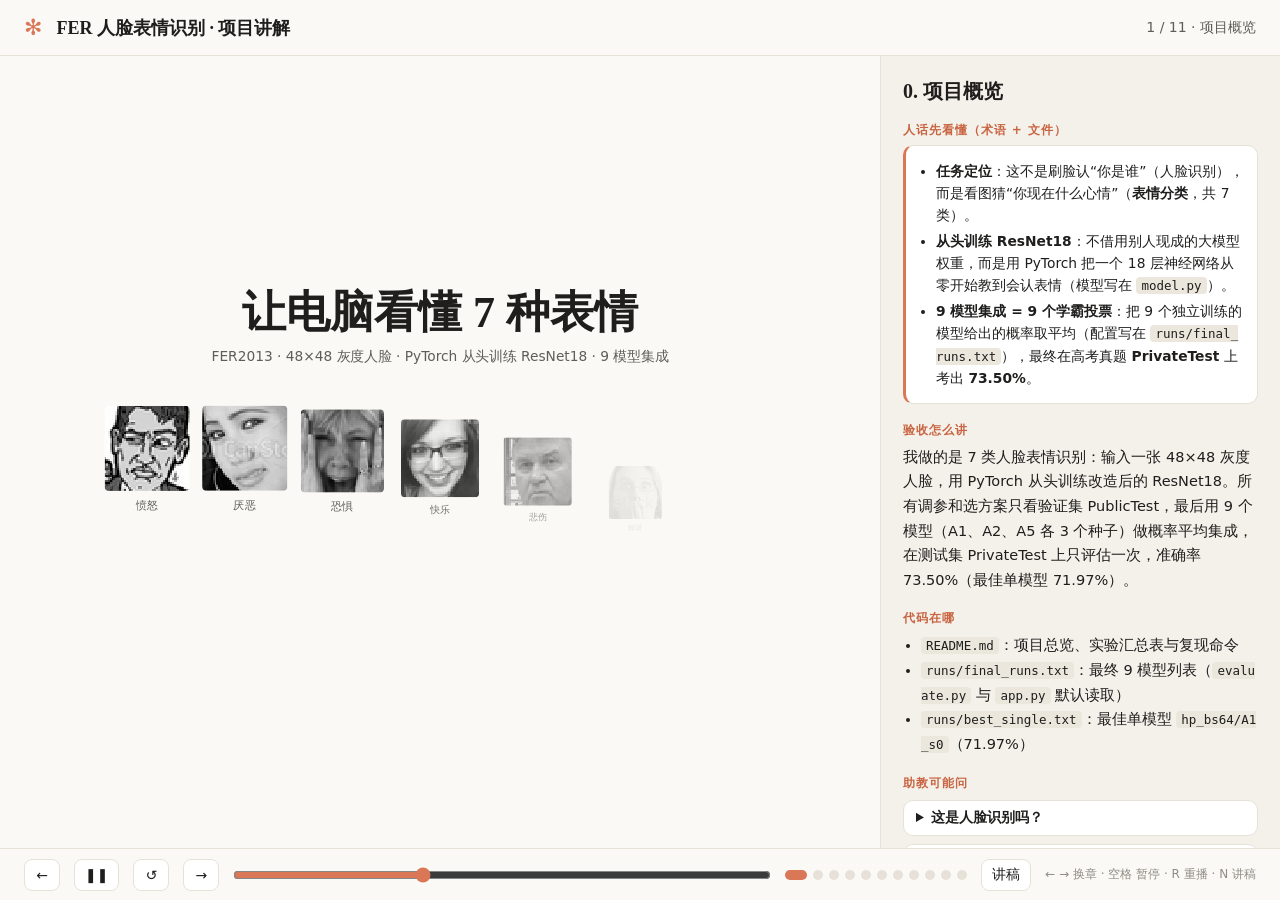
<file: docs/fer-animation/index.html>
<!DOCTYPE html>
<html lang="zh-CN">
<head>
<meta charset="UTF-8">
<meta name="viewport" content="width=device-width, initial-scale=1.0, viewport-fit=cover">
<title>FER 人脸表情识别 · 项目讲解动画</title>
<!--
  项目讲解动画（单文件，离线可用）
  - 动画库：GSAP 3（已内嵌，无需联网）
  - 操作：← / → 切换章节，空格 暂停/继续，R 重播本章，N 显示/隐藏讲稿
  - 结构：每一章 = 左边一个动画舞台 + 右边讲稿（怎么讲 / 代码在哪 / 可能被问）
  - 所有数字来自项目的 reports/ 与 runs/，标“示意”的除外
-->
<link rel="stylesheet" href="./src/styles/base.css">
<link rel="stylesheet" href="./src/styles/responsive.css">
</head>
<body>
<div class="app" id="app">
  <header><span class="mark">✻</span><h1>FER 人脸表情识别 · 项目讲解</h1><span class="chap" id="chapName"></span></header>
  <main id="main"><div class="stage" id="stage"></div></main>
  <aside id="notes" aria-live="polite"></aside>
  <footer>
    <button id="prev" aria-label="上一章">←</button>
    <button id="play" aria-label="暂停或播放">❚❚</button>
    <button id="replay" aria-label="重播本章">↺</button>
    <button id="next" aria-label="下一章">→</button>
    <input id="scrub" type="range" min="0" max="1000" value="0" aria-label="本章进度">
    <div class="dots" id="dots"></div>
    <button id="toggleNotes" aria-label="显示或隐藏讲稿">讲稿</button>
    <span class="hint">← → 换章 · 空格 暂停 · R 重播 · N 讲稿</span>
  </footer>
</div>

<script src="./vendor/gsap-3.15.0.min.js"></script>
<script type="module" src="./src/main.js"></script>
</body>
</html>
</file>
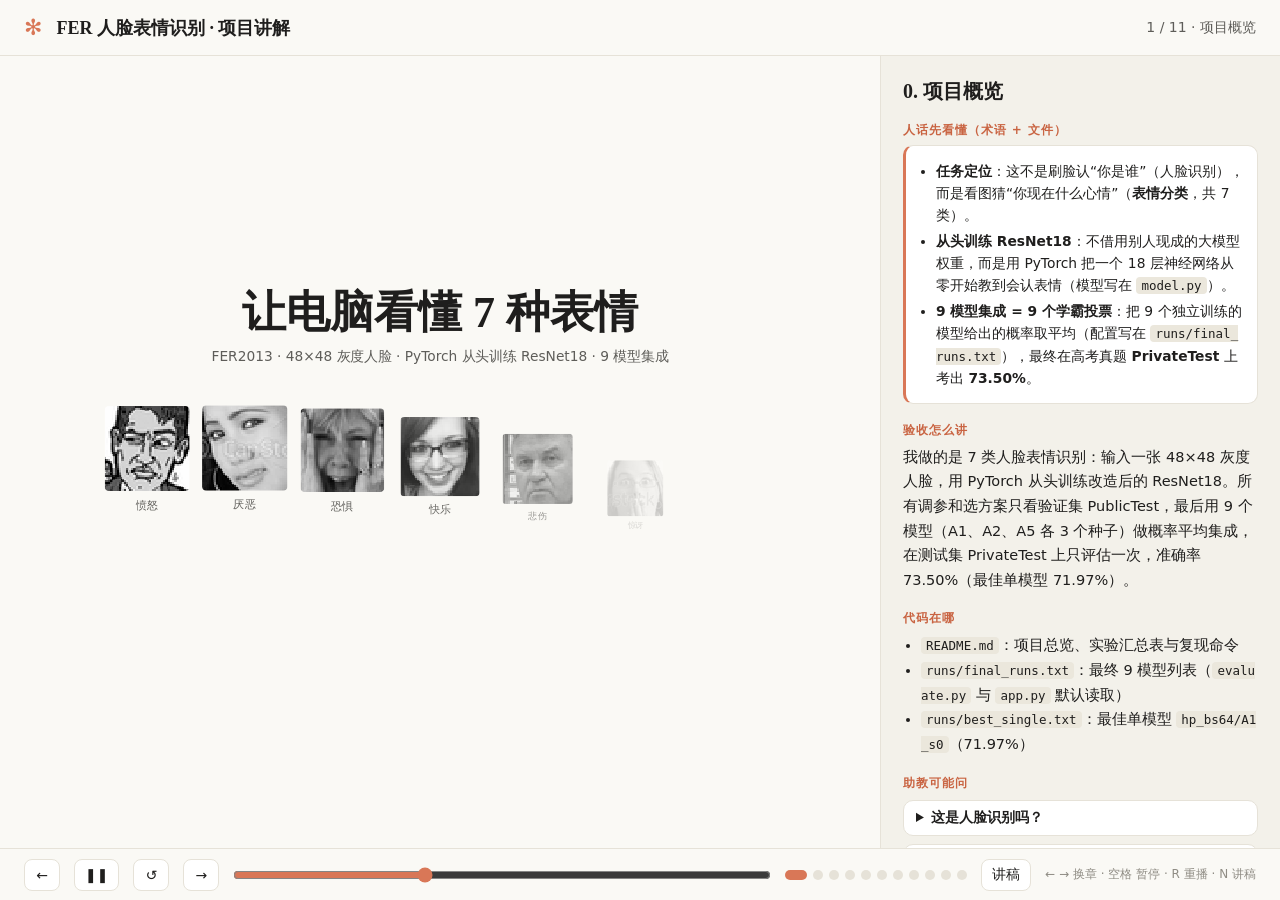
<file: docs/FER项目讲解动画.html>
<!DOCTYPE html>
<html lang="zh-CN">
<head>
<meta charset="UTF-8">
<meta name="viewport" content="width=device-width, initial-scale=1.0, viewport-fit=cover">
<title>FER 人脸表情识别 · 项目讲解动画</title>
<!--
  项目讲解动画（单文件，离线可用）
  - 动画库：GSAP 3（已内嵌，无需联网）
  - 操作：← / → 切换章节，空格 暂停/继续，R 重播本章，N 显示/隐藏讲稿
  - 结构：每一章 = 左边一个动画舞台 + 右边讲稿（怎么讲 / 代码在哪 / 可能被问）
  - 所有数字来自项目的 reports/ 与 runs/，标“示意”的除外
-->
<style>
*,*::before,*::after{box-sizing:border-box;margin:0;padding:0}
:root{
  --bg:#faf9f5; --panel:#f3f1ea; --card:#ffffff; --line:#e6e2d8;
  --ink:#1f1e1d; --ink2:#5e5d59; --ink3:#8f8c84;
  --clay:#d97757; --clay2:#c96442; --clay-soft:#f6e3da;
  --sage:#7a8f6a; --sky:#6a8caf; --sand:#c9a96e;
  --serif:"Source Serif 4","Songti SC","Noto Serif SC","STSong","SimSun",Georgia,serif;
  --sans:"DM Sans","PingFang SC","Microsoft YaHei","Noto Sans SC",system-ui,sans-serif;
  --mono:"JetBrains Mono","Cascadia Code",Consolas,monospace;
}
html,body{height:100%;background:var(--bg);color:var(--ink);font-family:var(--sans);overflow:hidden}
.app{display:grid;grid-template-columns:1fr 400px;grid-template-rows:56px 1fr 52px;height:100vh}
.app.no-notes{grid-template-columns:1fr 0}
header{grid-column:1/3;display:flex;align-items:center;gap:14px;padding:0 24px;border-bottom:1px solid var(--line)}
header .mark{color:var(--clay);font-size:22px}
header h1{font-family:var(--serif);font-weight:600;font-size:18px}
header .chap{margin-left:auto;color:var(--ink2);font-size:14px}
main{position:relative;overflow:hidden}
aside{border-left:1px solid var(--line);background:var(--panel);overflow-y:auto;padding:22px 22px 30px}
.app.no-notes aside{display:none}
aside h2{font-family:var(--serif);font-size:20px;margin-bottom:14px;line-height:1.3}
aside h3{font-size:12px;letter-spacing:.08em;color:var(--clay2);margin:18px 0 6px;font-weight:600}
aside p,aside li{font-size:14.5px;line-height:1.7;color:var(--ink)}
aside ul{padding-left:18px}
aside code{word-break:break-all;font-family:var(--mono);font-size:12.5px;background:#ebe7dc;padding:1px 5px;border-radius:4px}
aside details{background:var(--card);border:1px solid var(--line);border-radius:10px;padding:8px 12px;margin-top:8px}
aside summary{cursor:pointer;font-size:14px;font-weight:600}
aside details p{margin-top:6px;color:var(--ink2);font-size:14px}
aside .plain{background:var(--card);border:1px solid var(--line);border-left:3px solid var(--clay);border-radius:10px;padding:10px 12px;margin-top:6px}
aside .plain li{margin:4px 0;font-size:13.8px;line-height:1.6}
footer{grid-column:1/3;display:flex;align-items:center;gap:14px;padding:0 24px;border-top:1px solid var(--line)}
footer button{border:1px solid var(--line);background:var(--card);color:var(--ink);border-radius:8px;height:32px;min-width:36px;padding:0 10px;font:inherit;font-size:14px;cursor:pointer}
footer button:hover{border-color:var(--clay)}
footer button:focus-visible,input:focus-visible{outline:2px solid var(--clay);outline-offset:2px}
.dots{display:flex;gap:6px}
.dots button{min-width:10px;width:10px;height:10px;padding:0;border-radius:50%;background:var(--line);border:none}
.dots button.on{background:var(--clay);width:22px;border-radius:5px}
#scrub{flex:1;accent-color:var(--clay)}
.hint{color:var(--ink3);font-size:12px;white-space:nowrap}

/* 舞台：固定 1280x720 坐标系，按比例缩放 */
.stage{position:absolute;left:50%;top:50%;width:1280px;height:720px;transform-origin:center}
.scene{position:absolute;inset:0;visibility:hidden}
.scene.on{visibility:visible}
.t-hero{font-family:var(--serif);font-size:64px;font-weight:600;line-height:1.15}
.t-title{font-family:var(--serif);font-size:38px;font-weight:600}
.t-sub{font-size:20px;color:var(--ink2)}
.lbl{font-size:16px;color:var(--ink2)}
.abs{position:absolute}
.card{background:var(--card);border:1px solid var(--line);border-radius:14px}
.px{image-rendering:pixelated;border-radius:6px}
.chip{display:inline-flex;align-items:center;gap:8px;padding:10px 16px;border-radius:999px;background:var(--card);border:1px solid var(--line);font-size:17px;white-space:nowrap}
.chip.hot{background:var(--clay);color:#fff;border-color:var(--clay)}
.mono{font-family:var(--mono)}
.num{font-family:var(--serif);font-variant-numeric:tabular-nums}
.clay{color:var(--clay2)}
.tag{font-size:13px;color:#fff;background:var(--ink);padding:3px 8px;border-radius:6px}
svg text{font-family:var(--sans)}
.bar{position:absolute;bottom:0;border-radius:6px 6px 0 0;background:var(--ink2)}
@media (prefers-reduced-motion:reduce){*{transition:none!important}}
</style>
<style>
/* ============================================================
   移动端 / 窄窗口与横屏适配层
   桌面端（>900px 且非矮横屏）完全保持 base.css 原样。
   ============================================================ */

#notesBackdrop {
  display: none;
}

@media (max-width: 900px), (max-height: 520px) and (orientation: landscape) {
  .app,
  .app.no-notes {
    grid-template-columns: minmax(0, 1fr);
    width: 100%;
    height: 100vh;
    height: 100dvh;
  }

  header,
  main,
  aside,
  footer {
    grid-column: 1;
    min-width: 0;
  }

  body {
    overflow-wrap: break-word;
    overscroll-behavior: none;
    -webkit-tap-highlight-color: transparent;
    touch-action: manipulation;
  }

  main {
    touch-action: pan-y;
    -webkit-user-select: none;
    user-select: none;
  }

  aside h2,
  aside h3 {
    text-wrap: balance;
  }

  aside p,
  aside li {
    text-wrap: pretty;
  }

  aside code {
    overflow-wrap: anywhere;
    word-break: normal;
  }

  header {
    min-height: 46px;
    height: auto;
    padding: max(6px, env(safe-area-inset-top, 0px)) max(12px, env(safe-area-inset-right, 0px)) 6px max(12px, env(safe-area-inset-left, 0px));
    gap: 6px 10px;
    flex-wrap: wrap;
  }

  header .mark {
    font-size: 18px;
  }

  header h1 {
    font-size: 15px;
  }

  header .chap {
    font-size: 12px;
    min-width: 0;
  }

  footer {
    padding: 6px max(10px, env(safe-area-inset-right, 0px)) max(8px, env(safe-area-inset-bottom, 0px)) max(10px, env(safe-area-inset-left, 0px));
    gap: 6px;
    min-height: 48px;
    height: auto;
  }

  footer button {
    min-width: 38px;
    min-height: 38px;
    height: auto;
    padding: 0 8px;
    flex-shrink: 0;
  }

  #scrub {
    flex: 1 1 56px;
    min-width: 48px;
    min-height: 36px;
  }

  .hint {
    display: none;
  }
}

@media (max-width: 900px) and (pointer: coarse) {
  footer button {
    min-width: 42px;
    min-height: 42px;
  }
}

@media (max-width: 720px) {
  .dots {
    display: none;
  }
}

@media (max-width: 360px) {
  footer {
    gap: 4px;
    padding-left: max(6px, env(safe-area-inset-left, 0px));
    padding-right: max(6px, env(safe-area-inset-right, 0px));
  }

  footer button {
    min-width: 34px;
    min-height: 36px;
    padding: 0 6px;
    font-size: 13px;
  }

  #scrub {
    min-width: 36px;
  }
}

/* —— 竖屏：舞台按 1280:720 铺满屏宽并限高，讲稿在下方独立滚动 —— */
@media (max-width: 900px) and (orientation: portrait) {
  .app {
    grid-template-rows: auto auto minmax(0, 1fr) auto;
  }

  main {
    aspect-ratio: 1280 / 720;
    width: 100%;
    max-height: 46dvh;
  }

  aside {
    grid-column: 1;
    grid-row: 3;
    min-height: 0;
    border-left: none;
    border-top: 1px solid var(--line);
    padding: 14px max(16px, env(safe-area-inset-right, 0px)) 24px max(16px, env(safe-area-inset-left, 0px));
    overscroll-behavior: contain;
    scroll-padding-bottom: 16px;
  }

  .app.no-notes {
    grid-template-rows: auto minmax(0, 1fr) auto;
  }

  .app.no-notes main {
    aspect-ratio: auto;
    max-height: none;
  }

  .app.no-notes footer {
    grid-row: 3;
  }
}

/* —— 横屏：舞台独占中部全空间，讲稿改为底部抽屉 —— */
@media (max-width: 900px) and (orientation: landscape), (max-height: 520px) and (orientation: landscape) {
  .app,
  .app.no-notes {
    grid-template-rows: auto minmax(0, 1fr) auto;
  }

  header {
    min-height: 36px;
    padding-top: max(4px, env(safe-area-inset-top, 0px));
    padding-bottom: 4px;
  }

  footer {
    min-height: 42px;
    padding-top: 4px;
    padding-bottom: max(4px, env(safe-area-inset-bottom, 0px));
  }

  footer button {
    min-height: 34px;
  }

  aside {
    position: fixed;
    left: 0;
    right: 0;
    bottom: 0;
    top: auto;
    z-index: 20;
    max-height: 76vh;
    max-height: 76dvh;
    border-left: none;
    border-top: 1px solid var(--line);
    border-radius: 14px 14px 0 0;
    box-shadow: 0 -10px 28px rgba(31, 30, 29, 0.2);
    padding: 14px max(18px, env(safe-area-inset-right, 0px)) max(20px, env(safe-area-inset-bottom, 0px)) max(18px, env(safe-area-inset-left, 0px));
    overscroll-behavior: contain;
    scroll-padding-bottom: 20px;
    transform: translateY(105%);
    transition: transform 0.25s ease;
  }

  .app:not(.no-notes) aside {
    transform: translateY(0);
    display: block;
    pointer-events: auto;
  }

  .app.no-notes aside {
    display: block;
    pointer-events: none;
    visibility: hidden;
  }

  #notesBackdrop {
    display: block;
    position: fixed;
    inset: 0;
    z-index: 15;
    background: rgba(31, 30, 29, 0.32);
    opacity: 0;
    pointer-events: none;
    transition: opacity 0.25s ease;
  }

  .app:not(.no-notes) #notesBackdrop {
    opacity: 1;
    pointer-events: auto;
  }
}
</style>
</head>
<body>
<div class="app" id="app">
  <header><span class="mark">✻</span><h1>FER 人脸表情识别 · 项目讲解</h1><span class="chap" id="chapName"></span></header>
  <main id="main"><div class="stage" id="stage"></div></main>
  <aside id="notes" aria-live="polite"></aside>
  <footer>
    <button id="prev" aria-label="上一章">←</button>
    <button id="play" aria-label="暂停或播放">❚❚</button>
    <button id="replay" aria-label="重播本章">↺</button>
    <button id="next" aria-label="下一章">→</button>
    <input id="scrub" type="range" min="0" max="1000" value="0" aria-label="本章进度">
    <div class="dots" id="dots"></div>
    <button id="toggleNotes" aria-label="显示或隐藏讲稿">讲稿</button>
    <span class="hint">← → 换章 · 空格 暂停 · R 重播 · N 讲稿</span>
  </footer>
</div>

<script>
/*!
 * GSAP 3.15.0
 * https://gsap.com
 * 
 * @license Copyright 2026, GreenSock. All rights reserved.
 * Subject to the terms at https://gsap.com/standard-license.
 * @author: Jack Doyle, jack@greensock.com
 */

!function(t,e){"object"==typeof exports&&"undefined"!=typeof module?e(exports):"function"==typeof define&&define.amd?define(["exports"],e):e((t=t||self).window=t.window||{})}(this,function(e){"use strict";function _inheritsLoose(t,e){t.prototype=Object.create(e.prototype),(t.prototype.constructor=t).__proto__=e}function _assertThisInitialized(t){if(void 0===t)throw new ReferenceError("this hasn't been initialised - super() hasn't been called");return t}function r(t){return"string"==typeof t}function s(t){return"function"==typeof t}function t(t){return"number"==typeof t}function u(t){return void 0===t}function v(t){return"object"==typeof t}function w(t){return!1!==t}function x(){return"undefined"!=typeof window}function y(t){return s(t)||r(t)}function R(t){return(i=bt(t,ht))&&Fe}function S(t,e){return console.warn("Invalid property",t,"set to",e,"Missing plugin? gsap.registerPlugin()")}function T(t,e){return!e&&console.warn(t)}function U(t,e){return t&&(ht[t]=e)&&i&&(i[t]=e)||ht}function V(){return 0}function ga(t){var e,r,i=t[0];if(v(i)||s(i)||(t=[t]),!(e=(i._gsap||{}).harness)){for(r=yt.length;r--&&!yt[r].targetTest(i););e=yt[r]}for(r=t.length;r--;)t[r]&&(t[r]._gsap||(t[r]._gsap=new Xt(t[r],e)))||t.splice(r,1);return t}function ha(t){return t._gsap||ga(Pt(t))[0]._gsap}function ia(t,e,r){return(r=t[e])&&s(r)?t[e]():u(r)&&t.getAttribute&&t.getAttribute(e)||r}function ja(t,e){return(t=t.split(",")).forEach(e)||t}function ka(t){return Math.round(1e5*t)/1e5||0}function la(t){return Math.round(1e7*t)/1e7||0}function ma(t,e){var r=e.charAt(0),i=parseFloat(e.substr(2));return t=parseFloat(t),"+"===r?t+i:"-"===r?t-i:"*"===r?t*i:t/i}function na(t,e){for(var r=e.length,i=0;t.indexOf(e[i])<0&&++i<r;);return i<r}function oa(){var t,e,r=pt.length,i=pt.slice(0);for(_t={},t=pt.length=0;t<r;t++)(e=i[t])&&e._lazy&&(e.render(e._lazy[0],e._lazy[1],!0)._lazy=0)}function pa(t){return!!(t._initted||t._startAt||t.add)}function qa(t,e,r,i){pt.length&&!I&&oa(),t.render(e,r,i||!!(I&&e<0&&pa(t))),pt.length&&!I&&oa()}function ra(t){var e=parseFloat(t);return(e||0===e)&&(t+"").match(ot).length<2?e:r(t)?t.trim():t}function sa(t){return t}function ta(t,e){for(var r in e)r in t||(t[r]=e[r]);return t}function wa(t,e){for(var r in e)"__proto__"!==r&&"constructor"!==r&&"prototype"!==r&&(t[r]=v(e[r])?wa(t[r]||(t[r]={}),e[r]):e[r]);return t}function xa(t,e){var r,i={};for(r in t)r in e||(i[r]=t[r]);return i}function ya(t){var e=t.parent||L,r=t.keyframes?function _setKeyframeDefaults(i){return function(t,e){for(var r in e)r in t||"duration"===r&&i||"ease"===r||(t[r]=e[r])}}(K(t.keyframes)):ta;if(w(t.inherit))for(;e;)r(t,e.vars.defaults),e=e.parent||e._dp;return t}function Aa(t,e,r,i,n){void 0===r&&(r="_first"),void 0===i&&(i="_last");var a,s=t[i];if(n)for(a=e[n];s&&s[n]>a;)s=s._prev;return s?(e._next=s._next,s._next=e):(e._next=t[r],t[r]=e),e._next?e._next._prev=e:t[i]=e,e._prev=s,e.parent=e._dp=t,e}function Ba(t,e,r,i){void 0===r&&(r="_first"),void 0===i&&(i="_last");var n=e._prev,a=e._next;n?n._next=a:t[r]===e&&(t[r]=a),a?a._prev=n:t[i]===e&&(t[i]=n),e._next=e._prev=e.parent=null}function Ca(t,e){t.parent&&(!e||t.parent.autoRemoveChildren)&&t.parent.remove&&t.parent.remove(t),t._act=0}function Da(t,e){if(t&&(!e||e._end>t._dur||e._start<0))for(var r=t;r;)r._dirty=1,r=r.parent;return t}function Fa(t,e,r,i){return t._startAt&&(I?t._startAt.revert(ft):t.vars.immediateRender&&!t.vars.autoRevert||t._startAt.render(e,!0,i))}function Ha(t){return t._repeat?wt(t._tTime,t=t.duration()+t._rDelay)*t:0}function Ja(t,e){return(t-e._start)*e._ts+(0<=e._ts?0:e._dirty?e.totalDuration():e._tDur)}function Ka(t){return t._end=la(t._start+(t._tDur/Math.abs(t._ts||t._rts||q)||0))}function La(t,e){var r=t._dp;return r&&r.smoothChildTiming&&t._ts&&(t._start=la(r._time-(0<t._ts?e/t._ts:((t._dirty?t.totalDuration():t._tDur)-e)/-t._ts)),Ka(t),r._dirty||Da(r,t)),t}function Ma(t,e){var r;if((e._time||!e._dur&&e._initted||e._start<t._time&&(e._dur||!e.add))&&(r=Ja(t.rawTime(),e),(!e._dur||Mt(0,e.totalDuration(),r)-e._tTime>q)&&e.render(r,!0)),Da(t,e)._dp&&t._initted&&t._time>=t._dur&&t._ts){if(t._dur<t.duration())for(r=t;r._dp;)0<=r.rawTime()&&r.totalTime(r._tTime),r=r._dp;t._zTime=-q}}function Na(e,r,i,n){return r.parent&&Ca(r),r._start=la((t(i)?i:i||e!==L?Ot(e,i,r):e._time)+r._delay),r._end=la(r._start+(r.totalDuration()/Math.abs(r.timeScale())||0)),Aa(e,r,"_first","_last",e._sort?"_start":0),xt(r)||(e._recent=r),n||Ma(e,r),e._ts<0&&La(e,e._tTime),e}function Oa(t,e){return(ht.ScrollTrigger||S("scrollTrigger",e))&&ht.ScrollTrigger.create(e,t)}function Pa(t,e,r,i,n){return Ht(t,e,n),t._initted?!r&&t._pt&&!I&&(t._dur&&!1!==t.vars.lazy||!t._dur&&t.vars.lazy)&&f!==It.frame?(pt.push(t),t._lazy=[n,i],1):void 0:1}function Ua(t,e,r,i){var n=t._repeat,a=la(e)||0,s=t._tTime/t._tDur;return s&&!i&&(t._time*=a/t._dur),t._dur=a,t._tDur=n?n<0?1e10:la(a*(n+1)+t._rDelay*n):a,0<s&&!i&&La(t,t._tTime=t._tDur*s),t.parent&&Ka(t),r||Da(t.parent,t),t}function Va(t){return t instanceof Gt?Da(t):Ua(t,t._dur)}function Ya(e,r,i){var n,a,s=t(r[1]),o=(s?2:1)+(e<2?0:1),u=r[o];if(s&&(u.duration=r[1]),u.parent=i,e){for(n=u,a=i;a&&!("immediateRender"in n);)n=a.vars.defaults||{},a=w(a.vars.inherit)&&a.parent;u.immediateRender=w(n.immediateRender),e<2?u.runBackwards=1:u.startAt=r[o-1]}return new te(r[0],u,r[1+o])}function Za(t,e){return t||0===t?e(t):e}function _a(t,e){return r(t)&&(e=ut.exec(t))?e[1]:""}function cb(t,e){return t&&v(t)&&"length"in t&&(!e&&!t.length||t.length-1 in t&&v(t[0]))&&!t.nodeType&&t!==h}function fb(r){return r=Pt(r)[0]||T("Invalid scope")||{},function(t){var e=r.current||r.nativeElement||r;return Pt(t,e.querySelectorAll?e:e===r?T("Invalid scope")||a.createElement("div"):r)}}function gb(t){return t.sort(function(){return.5-Math.random()})}function hb(t){if(s(t))return t;var p=v(t)?t:{each:t},_=jt(p.ease),m=p.from||0,g=parseFloat(p.base)||0,y={},e=0<m&&m<1,T=isNaN(m)||e,b=p.axis,w=m,x=m;return r(m)?w=x={center:.5,edges:.5,end:1}[m]||0:!e&&T&&(w=m[0],x=m[1]),function(t,e,r){var i,n,a,s,o,u,h,l,f,c=(r||p).length,d=y[c];if(!d){if(!(f="auto"===p.grid?0:(p.grid||[1,X])[1])){for(h=-X;h<(h=r[f++].getBoundingClientRect().left)&&f<c;);f<c&&f--}for(d=y[c]=[],i=T?Math.min(f,c)*w-.5:m%f,n=f===X?0:T?c*x/f-.5:m/f|0,l=X,u=h=0;u<c;u++)a=u%f-i,s=n-(u/f|0),d[u]=o=b?Math.abs("y"===b?s:a):$(a*a+s*s),h<o&&(h=o),o<l&&(l=o);"random"===m&&gb(d),d.max=h-l,d.min=l,d.v=c=(parseFloat(p.amount)||parseFloat(p.each)*(c<f?c-1:b?"y"===b?c/f:f:Math.max(f,c/f))||0)*("edges"===m?-1:1),d.b=c<0?g-c:g,d.u=_a(p.amount||p.each)||0,_=_&&c<0?Yt(_):_}return c=(d[t]-d.min)/d.max||0,la(d.b+(_?_(c):c)*d.v)+d.u}}function ib(i){var n=Math.pow(10,((i+"").split(".")[1]||"").length);return function(e){var r=la(Math.round(parseFloat(e)/i)*i*n);return(r-r%1)/n+(t(e)?0:_a(e))}}function jb(h,e){var l,f,r=K(h);return!r&&v(h)&&(l=r=h.radius||X,h.values?(h=Pt(h.values),(f=!t(h[0]))&&(l*=l)):h=ib(h.increment)),Za(e,r?s(h)?function(t){return f=h(t),Math.abs(f-t)<=l?f:t}:function(e){for(var r,i,n=parseFloat(f?e.x:e),a=parseFloat(f?e.y:0),s=X,o=0,u=h.length;u--;)(r=f?(r=h[u].x-n)*r+(i=h[u].y-a)*i:Math.abs(h[u]-n))<s&&(s=r,o=u);return o=!l||s<=l?h[o]:e,f||o===e||t(e)?o:o+_a(e)}:ib(h))}function kb(t,e,r,i){return Za(K(t)?!e:!0===r?!!(r=0):!i,function(){return K(t)?t[~~(Math.random()*t.length)]:(r=r||1e-5)&&(i=r<1?Math.pow(10,(r+"").length-2):1)&&Math.floor(Math.round((t-r/2+Math.random()*(e-t+.99*r))/r)*r*i)/i})}function ob(e,r,t){return Za(t,function(t){return e[~~r(t)]})}function rb(t){return t.replace(tt,function(t){var e=t.indexOf("[")+1,r=t.substring(e||7,e?t.indexOf("]"):t.length-1).split(et);return kb(e?r:+r[0],e?0:+r[1],+r[2]||1e-5)})}function ub(t,e,r){var i,n,a,s=t.labels,o=X;for(i in s)(n=s[i]-e)<0==!!r&&n&&o>(n=Math.abs(n))&&(a=i,o=n);return a}function wb(t){return Ca(t),t.scrollTrigger&&t.scrollTrigger.kill(!!I),t.progress()<1&&At(t,"onInterrupt"),t}function zb(t){if(t)if(t=!t.name&&t.default||t,x()||t.headless){var e=t.name,r=s(t),i=e&&!r&&t.init?function(){this._props=[]}:t,n={init:V,render:_e,add:$t,kill:Te,modifier:ve,rawVars:0},a={targetTest:0,get:0,getSetter:ue,aliases:{},register:0};if(Lt(),t!==i){if(mt[e])return;ta(i,ta(xa(t,n),a)),bt(i.prototype,bt(n,xa(t,a))),mt[i.prop=e]=i,t.targetTest&&(yt.push(i),dt[e]=1),e=("css"===e?"CSS":e.charAt(0).toUpperCase()+e.substr(1))+"Plugin"}U(e,i),t.register&&t.register(Fe,i,we)}else Dt.push(t)}function Cb(t,e,r){return(6*(t+=t<0?1:1<t?-1:0)<1?e+(r-e)*t*6:t<.5?r:3*t<2?e+(r-e)*(2/3-t)*6:e)*zt+.5|0}function Db(e,r,i){var n,a,s,o,u,h,l,f,c,d,p=e?t(e)?[e>>16,e>>8&zt,e&zt]:0:Rt.black;if(!p){if(","===e.substr(-1)&&(e=e.substr(0,e.length-1)),Rt[e])p=Rt[e];else if("#"===e.charAt(0)){if(e.length<6&&(e="#"+(n=e.charAt(1))+n+(a=e.charAt(2))+a+(s=e.charAt(3))+s+(5===e.length?e.charAt(4)+e.charAt(4):"")),9===e.length)return[(p=parseInt(e.substr(1,6),16))>>16,p>>8&zt,p&zt,parseInt(e.substr(7),16)/255];p=[(e=parseInt(e.substr(1),16))>>16,e>>8&zt,e&zt]}else if("hsl"===e.substr(0,3))if(p=d=e.match(rt),r){if(~e.indexOf("="))return p=e.match(it),i&&p.length<4&&(p[3]=1),p}else o=+p[0]%360/360,u=p[1]/100,n=2*(h=p[2]/100)-(a=h<=.5?h*(u+1):h+u-h*u),3<p.length&&(p[3]*=1),p[0]=Cb(o+1/3,n,a),p[1]=Cb(o,n,a),p[2]=Cb(o-1/3,n,a);else p=e.match(rt)||Rt.transparent;p=p.map(Number)}return r&&!d&&(n=p[0]/zt,a=p[1]/zt,s=p[2]/zt,h=((l=Math.max(n,a,s))+(f=Math.min(n,a,s)))/2,l===f?o=u=0:(c=l-f,u=.5<h?c/(2-l-f):c/(l+f),o=l===n?(a-s)/c+(a<s?6:0):l===a?(s-n)/c+2:(n-a)/c+4,o*=60),p[0]=~~(o+.5),p[1]=~~(100*u+.5),p[2]=~~(100*h+.5)),i&&p.length<4&&(p[3]=1),p}function Eb(t){var r=[],i=[],n=-1;return t.split(Et).forEach(function(t){var e=t.match(nt)||[];r.push.apply(r,e),i.push(n+=e.length+1)}),r.c=i,r}function Fb(t,e,r){var i,n,a,s,o="",u=(t+o).match(Et),h=e?"hsla(":"rgba(",l=0;if(!u)return t;if(u=u.map(function(t){return(t=Db(t,e,1))&&h+(e?t[0]+","+t[1]+"%,"+t[2]+"%,"+t[3]:t.join(","))+")"}),r&&(a=Eb(t),(i=r.c).join(o)!==a.c.join(o)))for(s=(n=t.replace(Et,"1").split(nt)).length-1;l<s;l++)o+=n[l]+(~i.indexOf(l)?u.shift()||h+"0,0,0,0)":(a.length?a:u.length?u:r).shift());if(!n)for(s=(n=t.split(Et)).length-1;l<s;l++)o+=n[l]+u[l];return o+n[s]}function Ib(t){var e,r=t.join(" ");if(Et.lastIndex=0,Et.test(r))return e=Ft.test(r),t[1]=Fb(t[1],e),t[0]=Fb(t[0],e,Eb(t[1])),!0}function Rb(t){var e=(t+"").split("("),r=Bt[e[0]];return r&&1<e.length&&r.config?r.config.apply(null,~t.indexOf("{")?[function _parseObjectInString(t){for(var e,r,i,n={},a=t.substr(1,t.length-3).split(":"),s=a[0],o=1,u=a.length;o<u;o++)r=a[o],e=o!==u-1?r.lastIndexOf(","):r.length,i=r.substr(0,e),n[s]=isNaN(i)?i.replace(Ut,"").trim():+i,s=r.substr(e+1).trim();return n}(e[1])]:function _valueInParentheses(t){var e=t.indexOf("(")+1,r=t.indexOf(")"),i=t.indexOf("(",e);return t.substring(e,~i&&i<r?t.indexOf(")",r+1):r)}(t).split(",").map(ra)):Bt._CE&&Nt.test(t)?Bt._CE("",t):r}function Ub(t,e,r,i){void 0===r&&(r=function easeOut(t){return 1-e(1-t)}),void 0===i&&(i=function easeInOut(t){return t<.5?e(2*t)/2:1-e(2*(1-t))/2});var n,a={easeIn:e,easeOut:r,easeInOut:i};return ja(t,function(t){for(var e in Bt[t]=ht[t]=a,Bt[n=t.toLowerCase()]=r,a)Bt[n+("easeIn"===e?".in":"easeOut"===e?".out":".inOut")]=Bt[t+"."+e]=a[e]}),a}function Vb(e){return function(t){return t<.5?(1-e(1-2*t))/2:.5+e(2*(t-.5))/2}}function Wb(r,t,e){function Gm(t){return 1===t?1:i*Math.pow(2,-10*t)*Q((t-a)*n)+1}var i=1<=t?t:1,n=(e||(r?.3:.45))/(t<1?t:1),a=n/G*(Math.asin(1/i)||0),s="out"===r?Gm:"in"===r?function(t){return 1-Gm(1-t)}:Vb(Gm);return n=G/n,s.config=function(t,e){return Wb(r,t,e)},s}function Xb(e,r){function Om(t){return t?--t*t*((r+1)*t+r)+1:0}void 0===r&&(r=1.70158);var t="out"===e?Om:"in"===e?function(t){return 1-Om(1-t)}:Vb(Om);return t.config=function(t){return Xb(e,t)},t}var F,I,l,L,h,n,a,i,o,f,c,d,p,_,m,g,b,k,O,M,C,P,A,D,z,E,B,N,Y={autoSleep:120,force3D:"auto",nullTargetWarn:1,units:{lineHeight:""}},j={duration:.5,overwrite:!1,delay:0},X=1e8,q=1/X,G=2*Math.PI,Z=G/4,W=0,$=Math.sqrt,H=Math.cos,Q=Math.sin,J="function"==typeof ArrayBuffer&&ArrayBuffer.isView||function(){},K=Array.isArray,tt=/random\([^)]+\)/g,et=/,\s*/g,rt=/(?:-?\.?\d|\.)+/gi,it=/[-+=.]*\d+[.e\-+]*\d*[e\-+]*\d*/g,nt=/[-+=.]*\d+[.e-]*\d*[a-z%]*/g,at=/[-+=.]*\d+\.?\d*(?:e-|e\+)?\d*/gi,st=/[+-]=-?[.\d]+/,ot=/[^,'"\[\]\s]+/gi,ut=/^[+\-=e\s\d]*\d+[.\d]*([a-z]*|%)\s*$/i,ht={},lt={suppressEvents:!0,isStart:!0,kill:!1},ft={suppressEvents:!0,kill:!1},ct={suppressEvents:!0},dt={},pt=[],_t={},mt={},gt={},vt=30,yt=[],Tt="",bt=function _merge(t,e){for(var r in e)t[r]=e[r];return t},wt=function _animationCycle(t,e){var r=Math.floor(t=la(t/e));return t&&r===t?r-1:r},xt=function _isFromOrFromStart(t){var e=t.data;return"isFromStart"===e||"isStart"===e},kt={_start:0,endTime:V,totalDuration:V},Ot=function _parsePosition(t,e,i){var n,a,s,o=t.labels,u=t._recent||kt,h=t.duration()>=X?u.endTime(!1):t._dur;return r(e)&&(isNaN(e)||e in o)?(a=e.charAt(0),s="%"===e.substr(-1),n=e.indexOf("="),"<"===a||">"===a?(0<=n&&(e=e.replace(/=/,"")),("<"===a?u._start:u.endTime(0<=u._repeat))+(parseFloat(e.substr(1))||0)*(s?(n<0?u:i).totalDuration()/100:1)):n<0?(e in o||(o[e]=h),o[e]):(a=parseFloat(e.charAt(n-1)+e.substr(n+1)),s&&i&&(a=a/100*(K(i)?i[0]:i).totalDuration()),1<n?_parsePosition(t,e.substr(0,n-1),i)+a:h+a)):null==e?h:+e},Mt=function _clamp(t,e,r){return r<t?t:e<r?e:r},Ct=[].slice,Pt=function toArray(t,e,i){return l&&!e&&l.selector?l.selector(t):!r(t)||i||!n&&Lt()?K(t)?function _flatten(t,e,i){return void 0===i&&(i=[]),t.forEach(function(t){return r(t)&&!e||cb(t,1)?i.push.apply(i,Pt(t)):i.push(t)})||i}(t,i):cb(t)?Ct.call(t,0):t?[t]:[]:Ct.call((e||a).querySelectorAll(t),0)},St=function mapRange(e,t,r,i,n){var a=t-e,s=i-r;return Za(n,function(t){return r+((t-e)/a*s||0)})},At=function _callback(t,e,r){var i,n,a,s=t.vars,o=s[e],u=l,h=t._ctx;if(o)return i=s[e+"Params"],n=s.callbackScope||t,r&&pt.length&&oa(),h&&(l=h),a=i?o.apply(n,i):o.call(n),l=u,a},Dt=[],zt=255,Rt={aqua:[0,zt,zt],lime:[0,zt,0],silver:[192,192,192],black:[0,0,0],maroon:[128,0,0],teal:[0,128,128],blue:[0,0,zt],navy:[0,0,128],white:[zt,zt,zt],olive:[128,128,0],yellow:[zt,zt,0],orange:[zt,165,0],gray:[128,128,128],purple:[128,0,128],green:[0,128,0],red:[zt,0,0],pink:[zt,192,203],cyan:[0,zt,zt],transparent:[zt,zt,zt,0]},Et=function(){var t,e="(?:\\b(?:(?:rgb|rgba|hsl|hsla)\\(.+?\\))|\\B#(?:[0-9a-f]{3,4}){1,2}\\b";for(t in Rt)e+="|"+t+"\\b";return new RegExp(e+")","gi")}(),Ft=/hsl[a]?\(/,It=(O=Date.now,M=500,C=33,P=O(),A=P,z=D=1e3/240,g={time:0,frame:0,tick:function tick(){zl(!0)},deltaRatio:function deltaRatio(t){return b/(1e3/(t||60))},wake:function wake(){o&&(!n&&x()&&(h=n=window,a=h.document||{},ht.gsap=Fe,(h.gsapVersions||(h.gsapVersions=[])).push(Fe.version),R(i||h.GreenSockGlobals||!h.gsap&&h||{}),Dt.forEach(zb)),m="undefined"!=typeof requestAnimationFrame&&requestAnimationFrame,p&&g.sleep(),_=m||function(t){return setTimeout(t,z-1e3*g.time+1|0)},d=1,zl(2))},sleep:function sleep(){(m?cancelAnimationFrame:clearTimeout)(p),d=0,_=V},lagSmoothing:function lagSmoothing(t,e){M=t||1/0,C=Math.min(e||33,M)},fps:function fps(t){D=1e3/(t||240),z=1e3*g.time+D},add:function add(n,t,e){var a=t?function(t,e,r,i){n(t,e,r,i),g.remove(a)}:n;return g.remove(n),E[e?"unshift":"push"](a),Lt(),a},remove:function remove(t,e){~(e=E.indexOf(t))&&E.splice(e,1)&&e<=k&&k--},_listeners:E=[]}),Lt=function _wake(){return!d&&It.wake()},Bt={},Nt=/^[\d.\-M][\d.\-,\s]/,Ut=/["']/g,Yt=function _invertEase(e){return function(t){return 1-e(1-t)}},jt=function _parseEase(t,e){return t&&(s(t)?t:Bt[t]||Rb(t))||e};function zl(t){var e,r,i,n,a=O()-A,s=!0===t;if((M<a||a<0)&&(P+=a-C),(0<(e=(i=(A+=a)-P)-z)||s)&&(n=++g.frame,b=i-1e3*g.time,g.time=i/=1e3,z+=e+(D<=e?4:D-e),r=1),s||(p=_(zl)),r)for(k=0;k<E.length;k++)E[k](i,b,n,t)}function dn(t){return t<N?B*t*t:t<.7272727272727273?B*Math.pow(t-1.5/2.75,2)+.75:t<.9090909090909092?B*(t-=2.25/2.75)*t+.9375:B*Math.pow(t-2.625/2.75,2)+.984375}ja("Linear,Quad,Cubic,Quart,Quint,Strong",function(t,e){var r=e<5?e+1:e;Ub(t+",Power"+(r-1),e?function(t){return Math.pow(t,r)}:function(t){return t},function(t){return 1-Math.pow(1-t,r)},function(t){return t<.5?Math.pow(2*t,r)/2:1-Math.pow(2*(1-t),r)/2})}),Bt.Linear.easeNone=Bt.none=Bt.Linear.easeIn,Ub("Elastic",Wb("in"),Wb("out"),Wb()),B=7.5625,N=1/2.75,Ub("Bounce",function(t){return 1-dn(1-t)},dn),Ub("Expo",function(t){return Math.pow(2,10*(t-1))*t+t*t*t*t*t*t*(1-t)}),Ub("Circ",function(t){return-($(1-t*t)-1)}),Ub("Sine",function(t){return 1===t?1:1-H(t*Z)}),Ub("Back",Xb("in"),Xb("out"),Xb()),Bt.SteppedEase=Bt.steps=ht.SteppedEase={config:function config(t,e){void 0===t&&(t=1);var r=1/t,i=t+(e?0:1),n=e?1:0;return function(t){return((i*Mt(0,.99999999,t)|0)+n)*r}}},j.ease=Bt["quad.out"],ja("onComplete,onUpdate,onStart,onRepeat,onReverseComplete,onInterrupt",function(t){return Tt+=t+","+t+"Params,"});var Vt,Xt=function GSCache(t,e){this.id=W++,(t._gsap=this).target=t,this.harness=e,this.get=e?e.get:ia,this.set=e?e.getSetter:ue},qt=((Vt=Animation.prototype).delay=function delay(t){return t||0===t?(this.parent&&this.parent.smoothChildTiming&&this.startTime(this._start+t-this._delay),this._delay=t,this):this._delay},Vt.duration=function duration(t){return arguments.length?this.totalDuration(0<this._repeat?t+(t+this._rDelay)*this._repeat:t):this.totalDuration()&&this._dur},Vt.totalDuration=function totalDuration(t){return arguments.length?(this._dirty=0,Ua(this,this._repeat<0?t:(t-this._repeat*this._rDelay)/(this._repeat+1))):this._tDur},Vt.totalTime=function totalTime(t,e){if(Lt(),!arguments.length)return this._tTime;var r=this._dp;if(r&&r.smoothChildTiming&&this._ts){for(La(this,t),!r._dp||r.parent||Ma(r,this);r&&r.parent;)r.parent._time!==r._start+(0<=r._ts?r._tTime/r._ts:(r.totalDuration()-r._tTime)/-r._ts)&&r.totalTime(r._tTime,!0),r=r.parent;!this.parent&&this._dp.autoRemoveChildren&&(0<this._ts&&t<this._tDur||this._ts<0&&0<t||!this._tDur&&!t)&&Na(this._dp,this,this._start-this._delay)}return(this._tTime!==t||!this._dur&&!e||this._initted&&Math.abs(this._zTime)===q||!this._initted&&this._dur&&t||!t&&!this._initted&&(this.add||this._ptLookup))&&(this._ts||(this._pTime=t),qa(this,t,e)),this},Vt.time=function time(t,e){return arguments.length?this.totalTime(Math.min(this.totalDuration(),t+Ha(this))%(this._dur+this._rDelay)||(t?this._dur:0),e):this._time},Vt.totalProgress=function totalProgress(t,e){return arguments.length?this.totalTime(this.totalDuration()*t,e):this.totalDuration()?Math.min(1,this._tTime/this._tDur):0<=this.rawTime()&&this._initted?1:0},Vt.progress=function progress(t,e){return arguments.length?this.totalTime(this.duration()*(!this._yoyo||1&this.iteration()?t:1-t)+Ha(this),e):this.duration()?Math.min(1,this._time/this._dur):0<this.rawTime()?1:0},Vt.iteration=function iteration(t,e){var r=this.duration()+this._rDelay;return arguments.length?this.totalTime(this._time+(t-1)*r,e):this._repeat?wt(this._tTime,r)+1:1},Vt.timeScale=function timeScale(t,e){if(!arguments.length)return this._rts===-q?0:this._rts;if(this._rts===t)return this;var r=this.parent&&this._ts?Ja(this.parent._time,this):this._tTime;return this._rts=+t||0,this._ts=this._ps||t===-q?0:this._rts,this.totalTime(Mt(-Math.abs(this._delay),this.totalDuration(),r),!1!==e),Ka(this),function _recacheAncestors(t){for(var e=t.parent;e&&e.parent;)e._dirty=1,e.totalDuration(),e=e.parent;return t}(this)},Vt.paused=function paused(t){return arguments.length?(this._ps!==t&&((this._ps=t)?(this._pTime=this._tTime||Math.max(-this._delay,this.rawTime()),this._ts=this._act=0):(Lt(),this._ts=this._rts,this.totalTime(this.parent&&!this.parent.smoothChildTiming?this.rawTime():this._tTime||this._pTime,1===this.progress()&&Math.abs(this._zTime)!==q&&(this._tTime-=q)))),this):this._ps},Vt.startTime=function startTime(t){if(arguments.length){this._start=la(t);var e=this.parent||this._dp;return!e||!e._sort&&this.parent||Na(e,this,this._start-this._delay),this}return this._start},Vt.endTime=function endTime(t){return this._start+(w(t)?this.totalDuration():this.duration())/Math.abs(this._ts||1)},Vt.rawTime=function rawTime(t){var e=this.parent||this._dp;return e?t&&(!this._ts||this._repeat&&this._time&&this.totalProgress()<1)?this._tTime%(this._dur+this._rDelay):this._ts?Ja(e.rawTime(t),this):this._tTime:this._tTime},Vt.revert=function revert(t){void 0===t&&(t=ct);var e=I;return I=t,pa(this)&&(this.timeline&&this.timeline.revert(t),this.totalTime(-.01,t.suppressEvents)),"nested"!==this.data&&!1!==t.kill&&this.kill(),I=e,this},Vt.globalTime=function globalTime(t){for(var e=this,r=arguments.length?t:e.rawTime();e;)r=e._start+r/(Math.abs(e._ts)||1),e=e._dp;return!this.parent&&this._sat?this._sat.globalTime(t):r},Vt.repeat=function repeat(t){return arguments.length?(this._repeat=t===1/0?-2:t,Va(this)):-2===this._repeat?1/0:this._repeat},Vt.repeatDelay=function repeatDelay(t){if(arguments.length){var e=this._time;return this._rDelay=t,Va(this),e?this.time(e):this}return this._rDelay},Vt.yoyo=function yoyo(t){return arguments.length?(this._yoyo=t,this):this._yoyo},Vt.seek=function seek(t,e){return this.totalTime(Ot(this,t),w(e))},Vt.restart=function restart(t,e){return this.play().totalTime(t?-this._delay:0,w(e)),this._dur||(this._zTime=-q),this},Vt.play=function play(t,e){return null!=t&&this.seek(t,e),this.reversed(!1).paused(!1)},Vt.reverse=function reverse(t,e){return null!=t&&this.seek(t||this.totalDuration(),e),this.reversed(!0).paused(!1)},Vt.pause=function pause(t,e){return null!=t&&this.seek(t,e),this.paused(!0)},Vt.resume=function resume(){return this.paused(!1)},Vt.reversed=function reversed(t){return arguments.length?(!!t!==this.reversed()&&this.timeScale(-this._rts||(t?-q:0)),this):this._rts<0},Vt.invalidate=function invalidate(){return this._initted=this._act=0,this._zTime=-q,this},Vt.isActive=function isActive(){var t,e=this.parent||this._dp,r=this._start;return!(e&&!(this._ts&&this._initted&&e.isActive()&&(t=e.rawTime(!0))>=r&&t<this.endTime(!0)-q))},Vt.eventCallback=function eventCallback(t,e,r){var i=this.vars;return 1<arguments.length?(e?(i[t]=e,r&&(i[t+"Params"]=r),"onUpdate"===t&&(this._onUpdate=e)):delete i[t],this):i[t]},Vt.then=function then(t){var i=this,n=i._prom;return new Promise(function(e){function Ao(){var t=i.then;i.then=null,n&&n(),s(r)&&(r=r(i))&&(r.then||r===i)&&(i.then=t),e(r),i.then=t}var r=s(t)?t:sa;i._initted&&1===i.totalProgress()&&0<=i._ts||!i._tTime&&i._ts<0?Ao():i._prom=Ao})},Vt.kill=function kill(){wb(this)},Animation);function Animation(t){this.vars=t,this._delay=+t.delay||0,(this._repeat=t.repeat===1/0?-2:t.repeat||0)&&(this._rDelay=t.repeatDelay||0,this._yoyo=!!t.yoyo||!!t.yoyoEase),this._ts=1,Ua(this,+t.duration,1,1),this.data=t.data,l&&(this._ctx=l).data.push(this),d||It.wake()}ta(qt.prototype,{_time:0,_start:0,_end:0,_tTime:0,_tDur:0,_dirty:0,_repeat:0,_yoyo:!1,parent:null,_initted:!1,_rDelay:0,_ts:1,_dp:0,ratio:0,_zTime:-q,_prom:0,_ps:!1,_rts:1});var Gt=function(i){function Timeline(t,e){var r;return void 0===t&&(t={}),(r=i.call(this,t)||this).labels={},r.smoothChildTiming=!!t.smoothChildTiming,r.autoRemoveChildren=!!t.autoRemoveChildren,r._sort=w(t.sortChildren),L&&Na(t.parent||L,_assertThisInitialized(r),e),t.reversed&&r.reverse(),t.paused&&r.paused(!0),t.scrollTrigger&&Oa(_assertThisInitialized(r),t.scrollTrigger),r}_inheritsLoose(Timeline,i);var e=Timeline.prototype;return e.to=function to(t,e,r){return Ya(0,arguments,this),this},e.from=function from(t,e,r){return Ya(1,arguments,this),this},e.fromTo=function fromTo(t,e,r,i){return Ya(2,arguments,this),this},e.set=function set(t,e,r){return e.duration=0,e.parent=this,ya(e).repeatDelay||(e.repeat=0),e.immediateRender=!!e.immediateRender,new te(t,e,Ot(this,r),1),this},e.call=function call(t,e,r){return Na(this,te.delayedCall(0,t,e),r)},e.staggerTo=function staggerTo(t,e,r,i,n,a,s){return r.duration=e,r.stagger=r.stagger||i,r.onComplete=a,r.onCompleteParams=s,r.parent=this,new te(t,r,Ot(this,n)),this},e.staggerFrom=function staggerFrom(t,e,r,i,n,a,s){return r.runBackwards=1,ya(r).immediateRender=w(r.immediateRender),this.staggerTo(t,e,r,i,n,a,s)},e.staggerFromTo=function staggerFromTo(t,e,r,i,n,a,s,o){return i.startAt=r,ya(i).immediateRender=w(i.immediateRender),this.staggerTo(t,e,i,n,a,s,o)},e.render=function render(t,e,r){var i,n,a,s,o,u,h,l,f,c,d,p,_=this._time,m=this._dirty?this.totalDuration():this._tDur,g=this._dur,v=t<=0?0:la(t),y=this._zTime<0!=t<0&&(this._initted||!g);if(this!==L&&m<v&&0<=t&&(v=m),v!==this._tTime||r||y){if(_!==this._time&&g&&(v+=this._time-_,t+=this._time-_),i=v,f=this._start,u=!(l=this._ts),y&&(g||(_=this._zTime),!t&&e||(this._zTime=t)),this._repeat){if(d=this._yoyo,o=g+this._rDelay,this._repeat<-1&&t<0)return this.totalTime(100*o+t,e,r);if(i=la(v%o),v===m?(s=this._repeat,i=g):((s=~~(c=la(v/o)))&&s===c&&(i=g,s--),g<i&&(i=g)),c=wt(this._tTime,o),!_&&this._tTime&&c!==s&&this._tTime-c*o-this._dur<=0&&(c=s),d&&1&s&&(i=g-i,p=1),s!==c&&!this._lock){var T=d&&1&c,b=T===(d&&1&s);if(s<c&&(T=!T),_=T?0:v%g?g:v,this._lock=1,this.render(_||(p?0:la(s*o)),e,!g)._lock=0,this._tTime=v,!e&&this.parent&&At(this,"onRepeat"),this.vars.repeatRefresh&&!p&&(this.invalidate()._lock=1,c=s),_&&_!==this._time||u!=!this._ts||this.vars.onRepeat&&!this.parent&&!this._act)return this;if(g=this._dur,m=this._tDur,b&&(this._lock=2,_=T?g:-1e-4,this.render(_,!0),this.vars.repeatRefresh&&!p&&this.invalidate()),this._lock=0,!this._ts&&!u)return this}}if(this._hasPause&&!this._forcing&&this._lock<2&&(h=function _findNextPauseTween(t,e,r){var i;if(e<r)for(i=t._first;i&&i._start<=r;){if("isPause"===i.data&&i._start>e)return i;i=i._next}else for(i=t._last;i&&i._start>=r;){if("isPause"===i.data&&i._start<e)return i;i=i._prev}}(this,la(_),la(i)))&&(v-=i-(i=h._start)),this._tTime=v,this._time=i,this._act=!!l,this._initted||(this._onUpdate=this.vars.onUpdate,this._initted=1,this._zTime=t,_=0),!_&&v&&g&&!e&&!c&&(At(this,"onStart"),this._tTime!==v))return this;if(_<=i&&0<=t)for(n=this._first;n;){if(a=n._next,(n._act||i>=n._start)&&n._ts&&h!==n){if(n.parent!==this)return this.render(t,e,r);if(n.render(0<n._ts?(i-n._start)*n._ts:(n._dirty?n.totalDuration():n._tDur)+(i-n._start)*n._ts,e,r),i!==this._time||!this._ts&&!u){h=0,a&&(v+=this._zTime=-q);break}}n=a}else{n=this._last;for(var w=t<0?t:i;n;){if(a=n._prev,(n._act||w<=n._end)&&n._ts&&h!==n){if(n.parent!==this)return this.render(t,e,r);if(n.render(0<n._ts?(w-n._start)*n._ts:(n._dirty?n.totalDuration():n._tDur)+(w-n._start)*n._ts,e,r||I&&pa(n)),i!==this._time||!this._ts&&!u){h=0,a&&(v+=this._zTime=w?-q:q);break}}n=a}}if(h&&!e&&(this.pause(),h.render(_<=i?0:-q)._zTime=_<=i?1:-1,this._ts))return this._start=f,Ka(this),this.render(t,e,r);this._onUpdate&&!e&&At(this,"onUpdate",!0),(v===m&&this._tTime>=this.totalDuration()||!v&&_)&&(f!==this._start&&Math.abs(l)===Math.abs(this._ts)||this._lock||(!t&&g||!(v===m&&0<this._ts||!v&&this._ts<0)||Ca(this,1),e||t<0&&!_||!v&&!_&&m||(At(this,v===m&&0<=t?"onComplete":"onReverseComplete",!0),!this._prom||v<m&&0<this.timeScale()||this._prom())))}return this},e.add=function add(e,i){var n=this;if(t(i)||(i=Ot(this,i,e)),!(e instanceof qt)){if(K(e))return e.forEach(function(t){return n.add(t,i)}),this;if(r(e))return this.addLabel(e,i);if(!s(e))return this;e=te.delayedCall(0,e)}return this!==e?Na(this,e,i):this},e.getChildren=function getChildren(t,e,r,i){void 0===t&&(t=!0),void 0===e&&(e=!0),void 0===r&&(r=!0),void 0===i&&(i=-X);for(var n=[],a=this._first;a;)a._start>=i&&(a instanceof te?e&&n.push(a):(r&&n.push(a),t&&n.push.apply(n,a.getChildren(!0,e,r)))),a=a._next;return n},e.getById=function getById(t){for(var e=this.getChildren(1,1,1),r=e.length;r--;)if(e[r].vars.id===t)return e[r]},e.remove=function remove(t){return r(t)?this.removeLabel(t):s(t)?this.killTweensOf(t):(t.parent===this&&Ba(this,t),t===this._recent&&(this._recent=this._last),Da(this))},e.totalTime=function totalTime(t,e){return arguments.length?(this._forcing=1,!this._dp&&this._ts&&(this._start=la(It.time-(0<this._ts?t/this._ts:(this.totalDuration()-t)/-this._ts))),i.prototype.totalTime.call(this,t,e),this._forcing=0,this):this._tTime},e.addLabel=function addLabel(t,e){return this.labels[t]=Ot(this,e),this},e.removeLabel=function removeLabel(t){return delete this.labels[t],this},e.addPause=function addPause(t,e,r){var i=te.delayedCall(0,e||V,r);return i.data="isPause",this._hasPause=1,Na(this,i,Ot(this,t))},e.removePause=function removePause(t){var e=this._first;for(t=Ot(this,t);e;)e._start===t&&"isPause"===e.data&&Ca(e),e=e._next},e.killTweensOf=function killTweensOf(t,e,r){for(var i=this.getTweensOf(t,r),n=i.length;n--;)Zt!==i[n]&&i[n].kill(t,e);return this},e.getTweensOf=function getTweensOf(e,r){for(var i,n=[],a=Pt(e),s=this._first,o=t(r);s;)s instanceof te?na(s._targets,a)&&(o?(!Zt||s._initted&&s._ts)&&s.globalTime(0)<=r&&s.globalTime(s.totalDuration())>r:!r||s.isActive())&&n.push(s):(i=s.getTweensOf(a,r)).length&&n.push.apply(n,i),s=s._next;return n},e.tweenTo=function tweenTo(t,e){e=e||{};var r,i=this,n=Ot(i,t),a=e.startAt,s=e.onStart,o=e.onStartParams,u=e.immediateRender,h=te.to(i,ta({ease:e.ease||"none",lazy:!1,immediateRender:!1,time:n,overwrite:"auto",duration:e.duration||Math.abs((n-(a&&"time"in a?a.time:i._time))/i.timeScale())||q,onStart:function onStart(){if(i.pause(),!r){var t=e.duration||Math.abs((n-(a&&"time"in a?a.time:i._time))/i.timeScale());h._dur!==t&&Ua(h,t,0,1).render(h._time,!0,!0),r=1}s&&s.apply(h,o||[])}},e));return u?h.render(0):h},e.tweenFromTo=function tweenFromTo(t,e,r){return this.tweenTo(e,ta({startAt:{time:Ot(this,t)}},r))},e.recent=function recent(){return this._recent},e.nextLabel=function nextLabel(t){return void 0===t&&(t=this._time),ub(this,Ot(this,t))},e.previousLabel=function previousLabel(t){return void 0===t&&(t=this._time),ub(this,Ot(this,t),1)},e.currentLabel=function currentLabel(t){return arguments.length?this.seek(t,!0):this.previousLabel(this._time+q)},e.shiftChildren=function shiftChildren(t,e,r){void 0===r&&(r=0);var i,n=this._first,a=this.labels;for(t=la(t);n;)n._start>=r&&(n._start+=t,n._end+=t),n=n._next;if(e)for(i in a)a[i]>=r&&(a[i]+=t);return Da(this)},e.invalidate=function invalidate(t){var e=this._first;for(this._lock=0;e;)e.invalidate(t),e=e._next;return i.prototype.invalidate.call(this,t)},e.clear=function clear(t){void 0===t&&(t=!0);for(var e,r=this._first;r;)e=r._next,this.remove(r),r=e;return this._dp&&(this._time=this._tTime=this._pTime=0),t&&(this.labels={}),Da(this)},e.totalDuration=function totalDuration(t){var e,r,i,n=0,a=this,s=a._last,o=X;if(arguments.length)return a.timeScale((a._repeat<0?a.duration():a.totalDuration())/(a.reversed()?-t:t));if(a._dirty){for(i=a.parent;s;)e=s._prev,s._dirty&&s.totalDuration(),o<(r=s._start)&&a._sort&&s._ts&&!a._lock?(a._lock=1,Na(a,s,r-s._delay,1)._lock=0):o=r,r<0&&s._ts&&(n-=r,(!i&&!a._dp||i&&i.smoothChildTiming)&&(a._start+=la(r/a._ts),a._time-=r,a._tTime-=r),a.shiftChildren(-r,!1,-Infinity),o=0),s._end>n&&s._ts&&(n=s._end),s=e;Ua(a,a===L&&a._time>n?a._time:n,1,1),a._dirty=0}return a._tDur},Timeline.updateRoot=function updateRoot(t){if(L._ts&&(qa(L,Ja(t,L)),f=It.frame),It.frame>=vt){vt+=Y.autoSleep||120;var e=L._first;if((!e||!e._ts)&&Y.autoSleep&&It._listeners.length<2){for(;e&&!e._ts;)e=e._next;e||It.sleep()}}},Timeline}(qt);ta(Gt.prototype,{_lock:0,_hasPause:0,_forcing:0});function cc(t,e,i,n,a,o){var u,h,l,f;if(mt[t]&&!1!==(u=new mt[t]).init(a,u.rawVars?e[t]:function _processVars(t,e,i,n,a){if(s(t)&&(t=Qt(t,a,e,i,n)),!v(t)||t.style&&t.nodeType||K(t)||J(t))return r(t)?Qt(t,a,e,i,n):t;var o,u={};for(o in t)u[o]=Qt(t[o],a,e,i,n);return u}(e[t],n,a,o,i),i,n,o)&&(i._pt=h=new we(i._pt,a,t,0,1,u.render,u,0,u.priority),i!==c))for(l=i._ptLookup[i._targets.indexOf(a)],f=u._props.length;f--;)l[u._props[f]]=h;return u}function ic(t,r,e,i){var n,a,s=r.ease||i||"power1.inOut";if(K(r))a=e[t]||(e[t]=[]),r.forEach(function(t,e){return a.push({t:e/(r.length-1)*100,v:t,e:s})});else for(n in r)a=e[n]||(e[n]=[]),"ease"===n||a.push({t:parseFloat(t),v:r[n],e:s})}var Zt,Wt,$t=function _addPropTween(t,e,i,n,a,o,u,h,l,f){s(n)&&(n=n(a||0,t,o));var c,d=t[e],p="get"!==i?i:s(d)?l?t[e.indexOf("set")||!s(t["get"+e.substr(3)])?e:"get"+e.substr(3)](l):t[e]():d,_=s(d)?l?se:ae:ie;if(r(n)&&(~n.indexOf("random(")&&(n=rb(n)),"="===n.charAt(1)&&(!(c=ma(p,n)+(_a(p)||0))&&0!==c||(n=c))),!f||p!==n||Wt)return isNaN(p*n)||""===n?(d||e in t||S(e,n),function _addComplexStringPropTween(t,e,r,i,n,a,s){var o,u,h,l,f,c,d,p,_=new we(this._pt,t,e,0,1,pe,null,n),m=0,g=0;for(_.b=r,_.e=i,r+="",(d=~(i+="").indexOf("random("))&&(i=rb(i)),a&&(a(p=[r,i],t,e),r=p[0],i=p[1]),u=r.match(at)||[];o=at.exec(i);)l=o[0],f=i.substring(m,o.index),h?h=(h+1)%5:"rgba("===f.substr(-5)&&(h=1),l!==u[g++]&&(c=parseFloat(u[g-1])||0,_._pt={_next:_._pt,p:f||1===g?f:",",s:c,c:"="===l.charAt(1)?ma(c,l)-c:parseFloat(l)-c,m:h&&h<4?Math.round:0},m=at.lastIndex);return _.c=m<i.length?i.substring(m,i.length):"",_.fp=s,(st.test(i)||d)&&(_.e=0),this._pt=_}.call(this,t,e,p,n,_,h||Y.stringFilter,l)):(c=new we(this._pt,t,e,+p||0,n-(p||0),"boolean"==typeof d?de:fe,0,_),l&&(c.fp=l),u&&c.modifier(u,this,t),this._pt=c)},Ht=function _initTween(t,e,r){var i,n,a,s,o,u,h,l,f,c,d,p,_,m=t.vars,g=m.ease,v=m.startAt,y=m.immediateRender,T=m.lazy,b=m.onUpdate,x=m.runBackwards,k=m.yoyoEase,O=m.keyframes,M=m.autoRevert,C=t._dur,P=t._startAt,S=t._targets,A=t.parent,D=A&&"nested"===A.data?A.vars.targets:S,z="auto"===t._overwrite&&!F,R=t.timeline,E=m.easeReverse||k;if(!R||O&&g||(g="none"),t._ease=jt(g,j.ease),t._rEase=E&&(jt(E)||t._ease),t._from=!R&&!!m.runBackwards,t._from&&(t.ratio=1),!R||O&&!m.stagger){if(p=(l=S[0]?ha(S[0]).harness:0)&&m[l.prop],i=xa(m,dt),P&&(P._zTime<0&&P.progress(1),e<0&&x&&y&&!M?P.render(-1,!0):P.revert(x&&C?ft:lt),P._lazy=0),v){if(Ca(t._startAt=te.set(S,ta({data:"isStart",overwrite:!1,parent:A,immediateRender:!0,lazy:!P&&w(T),startAt:null,delay:0,onUpdate:b&&function(){return At(t,"onUpdate")},stagger:0},v))),t._startAt._dp=0,t._startAt._sat=t,e<0&&(I||!y&&!M)&&t._startAt.revert(ft),y&&C&&e<=0&&r<=0)return void(e&&(t._zTime=e))}else if(x&&C&&!P)if(e&&(y=!1),a=ta({overwrite:!1,data:"isFromStart",lazy:y&&!P&&w(T),immediateRender:y,stagger:0,parent:A},i),p&&(a[l.prop]=p),Ca(t._startAt=te.set(S,a)),t._startAt._dp=0,t._startAt._sat=t,e<0&&(I?t._startAt.revert(ft):t._startAt.render(-1,!0)),t._zTime=e,y){if(!e)return}else _initTween(t._startAt,q,q);for(t._pt=t._ptCache=0,T=C&&w(T)||T&&!C,n=0;n<S.length;n++){if(h=(o=S[n])._gsap||ga(S)[n]._gsap,t._ptLookup[n]=c={},_t[h.id]&&pt.length&&oa(),d=D===S?n:D.indexOf(o),l&&!1!==(f=new l).init(o,p||i,t,d,D)&&(t._pt=s=new we(t._pt,o,f.name,0,1,f.render,f,0,f.priority),f._props.forEach(function(t){c[t]=s}),f.priority&&(u=1)),!l||p)for(a in i)mt[a]&&(f=cc(a,i,t,d,o,D))?f.priority&&(u=1):c[a]=s=$t.call(t,o,a,"get",i[a],d,D,0,m.stringFilter);t._op&&t._op[n]&&t.kill(o,t._op[n]),z&&t._pt&&(Zt=t,L.killTweensOf(o,c,t.globalTime(e)),_=!t.parent,Zt=0),t._pt&&T&&(_t[h.id]=1)}u&&be(t),t._onInit&&t._onInit(t)}t._onUpdate=b,t._initted=(!t._op||t._pt)&&!_,O&&e<=0&&R.render(X,!0,!0)},Qt=function _parseFuncOrString(t,e,i,n,a){return s(t)?t.call(e,i,n,a):r(t)&&~t.indexOf("random(")?rb(t):t},Jt=Tt+"repeat,repeatDelay,yoyo,repeatRefresh,yoyoEase,easeReverse,autoRevert",Kt={};ja(Jt+",id,stagger,delay,duration,paused,scrollTrigger",function(t){return Kt[t]=1});var te=function(E){function Tween(e,r,i,n){var a;"number"==typeof r&&(i.duration=r,r=i,i=null);var s,o,u,h,l,f,c,d,p=(a=E.call(this,n?r:ya(r))||this).vars,_=p.duration,m=p.delay,g=p.immediateRender,b=p.stagger,x=p.overwrite,k=p.keyframes,O=p.defaults,M=p.scrollTrigger,C=r.parent||L,P=(K(e)||J(e)?t(e[0]):"length"in r)?[e]:Pt(e);if(a._targets=P.length?ga(P):T("GSAP target "+e+" not found. https://gsap.com",!Y.nullTargetWarn)||[],a._ptLookup=[],a._overwrite=x,k||b||y(_)||y(m)){var S=(r=a.vars).easeReverse||r.yoyoEase;if((s=a.timeline=new Gt({data:"nested",defaults:O||{},targets:C&&"nested"===C.data?C.vars.targets:P})).kill(),s.parent=s._dp=_assertThisInitialized(a),s._start=0,b||y(_)||y(m)){if(h=P.length,c=b&&hb(b),v(b))for(l in b)~Jt.indexOf(l)&&((d=d||{})[l]=b[l]);for(o=0;o<h;o++)(u=xa(r,Kt)).stagger=0,S&&(u.easeReverse=S),d&&bt(u,d),f=P[o],u.duration=+Qt(_,_assertThisInitialized(a),o,f,P),u.delay=(+Qt(m,_assertThisInitialized(a),o,f,P)||0)-a._delay,!b&&1===h&&u.delay&&(a._delay=m=u.delay,a._start+=m,u.delay=0),s.to(f,u,c?c(o,f,P):0),s._ease=Bt.none;s.duration()?_=m=0:a.timeline=0}else if(k){ya(ta(s.vars.defaults,{ease:"none"})),s._ease=jt(k.ease||r.ease||"none");var A,D,z,R=0;if(K(k))k.forEach(function(t){return s.to(P,t,">")}),s.duration();else{for(l in u={},k)"ease"===l||"easeEach"===l||ic(l,k[l],u,k.easeEach);for(l in u)for(A=u[l].sort(function(t,e){return t.t-e.t}),o=R=0;o<A.length;o++)(z={ease:(D=A[o]).e,duration:(D.t-(o?A[o-1].t:0))/100*_})[l]=D.v,s.to(P,z,R),R+=z.duration;s.duration()<_&&s.to({},{duration:_-s.duration()})}}_||a.duration(_=s.duration())}else a.timeline=0;return!0!==x||F||(Zt=_assertThisInitialized(a),L.killTweensOf(P),Zt=0),Na(C,_assertThisInitialized(a),i),r.reversed&&a.reverse(),r.paused&&a.paused(!0),(g||!_&&!k&&a._start===la(C._time)&&w(g)&&function _hasNoPausedAncestors(t){return!t||t._ts&&_hasNoPausedAncestors(t.parent)}(_assertThisInitialized(a))&&"nested"!==C.data)&&(a._tTime=-q,a.render(Math.max(0,-m)||0)),M&&Oa(_assertThisInitialized(a),M),a}_inheritsLoose(Tween,E);var e=Tween.prototype;return e.render=function render(t,e,r){var i,n,a,s,o,u,h,l,f=this._time,c=this._tDur,d=this._dur,p=t<0,_=c-q<t&&!p?c:t<q?0:t;if(d){if(_!==this._tTime||!t||r||!this._initted&&this._tTime||this._startAt&&this._zTime<0!=p||this._lazy){if(i=_,l=this.timeline,this._repeat){if(s=d+this._rDelay,this._repeat<-1&&p)return this.totalTime(100*s+t,e,r);if(i=la(_%s),_===c?(a=this._repeat,i=d):(a=~~(o=la(_/s)))&&a===o?(i=d,a--):d<i&&(i=d),(u=this._yoyo&&1&a)&&(i=d-i),o=wt(this._tTime,s),i===f&&!r&&this._initted&&a===o)return this._tTime=_,this;a!==o&&this.vars.repeatRefresh&&!u&&!this._lock&&i!==s&&this._initted&&(this._lock=r=1,this.render(la(s*a),!0).invalidate()._lock=0)}if(!this._initted){if(Pa(this,p?t:i,r,e,_))return this._tTime=0,this;if(!(f===this._time||r&&this.vars.repeatRefresh&&a!==o))return this;if(d!==this._dur)return this.render(t,e,r)}if(this._rEase){var m=i<f;if(m!==this._inv){var g=m?f:d-f;this._inv=m,this._from&&(this.ratio=1-this.ratio),this._invRatio=this.ratio,this._invTime=f,this._invRecip=g?(m?-1:1)/g:0,this._invScale=m?-this.ratio:1-this.ratio,this._invEase=m?this._rEase:this._ease}this.ratio=h=this._invRatio+this._invScale*this._invEase((i-this._invTime)*this._invRecip)}else this.ratio=h=this._ease(i/d);if(this._from&&(this.ratio=h=1-h),this._tTime=_,this._time=i,!this._act&&this._ts&&(this._act=1,this._lazy=0),!f&&_&&!e&&!o&&(At(this,"onStart"),this._tTime!==_))return this;for(n=this._pt;n;)n.r(h,n.d),n=n._next;l&&l.render(t<0?t:l._dur*l._ease(i/this._dur),e,r)||this._startAt&&(this._zTime=t),this._onUpdate&&!e&&(p&&Fa(this,t,0,r),At(this,"onUpdate")),this._repeat&&a!==o&&this.vars.onRepeat&&!e&&this.parent&&At(this,"onRepeat"),_!==this._tDur&&_||this._tTime!==_||(p&&!this._onUpdate&&Fa(this,t,0,!0),!t&&d||!(_===this._tDur&&0<this._ts||!_&&this._ts<0)||Ca(this,1),e||p&&!f||!(_||f||u)||(At(this,_===c?"onComplete":"onReverseComplete",!0),!this._prom||_<c&&0<this.timeScale()||this._prom()))}}else!function _renderZeroDurationTween(t,e,r,i){var n,a,s,o=t.ratio,u=e<0||!e&&(!t._start&&function _parentPlayheadIsBeforeStart(t){var e=t.parent;return e&&e._ts&&e._initted&&!e._lock&&(e.rawTime()<0||_parentPlayheadIsBeforeStart(e))}(t)&&(t._initted||!xt(t))||(t._ts<0||t._dp._ts<0)&&!xt(t))?0:1,h=t._rDelay,l=0;if(h&&t._repeat&&(l=Mt(0,t._tDur,e),a=wt(l,h),t._yoyo&&1&a&&(u=1-u),a!==wt(t._tTime,h)&&(o=1-u,t.vars.repeatRefresh&&t._initted&&t.invalidate())),u!==o||I||i||t._zTime===q||!e&&t._zTime){if(!t._initted&&Pa(t,e,i,r,l))return;for(s=t._zTime,t._zTime=e||(r?q:0),r=r||e&&!s,t.ratio=u,t._from&&(u=1-u),t._time=0,t._tTime=l,n=t._pt;n;)n.r(u,n.d),n=n._next;e<0&&Fa(t,e,0,!0),t._onUpdate&&!r&&At(t,"onUpdate"),l&&t._repeat&&!r&&t.parent&&At(t,"onRepeat"),(e>=t._tDur||e<0)&&t.ratio===u&&(u&&Ca(t,1),r||I||(At(t,u?"onComplete":"onReverseComplete",!0),t._prom&&t._prom()))}else t._zTime||(t._zTime=e)}(this,t,e,r);return this},e.targets=function targets(){return this._targets},e.invalidate=function invalidate(t){return t&&this.vars.runBackwards||(this._startAt=0),this._pt=this._op=this._onUpdate=this._lazy=this.ratio=0,this._ptLookup=[],this.timeline&&this.timeline.invalidate(t),E.prototype.invalidate.call(this,t)},e.resetTo=function resetTo(t,e,r,i,n){d||It.wake(),this._ts||this.play();var a,s=Math.min(this._dur,(this._dp._time-this._start)*this._ts);return this._initted||Ht(this,s),a=this._ease(s/this._dur),function _updatePropTweens(t,e,r,i,n,a,s,o){var u,h,l,f,c=(t._pt&&t._ptCache||(t._ptCache={}))[e];if(!c)for(c=t._ptCache[e]=[],l=t._ptLookup,f=t._targets.length;f--;){if((u=l[f][e])&&u.d&&u.d._pt)for(u=u.d._pt;u&&u.p!==e&&u.fp!==e;)u=u._next;if(!u)return Wt=1,t.vars[e]="+=0",Ht(t,s),Wt=0,o?T(e+" not eligible for reset. Try splitting into individual properties"):1;c.push(u)}for(f=c.length;f--;)(u=(h=c[f])._pt||h).s=!i&&0!==i||n?u.s+(i||0)+a*u.c:i,u.c=r-u.s,h.e&&(h.e=ka(r)+_a(h.e)),h.b&&(h.b=u.s+_a(h.b))}(this,t,e,r,i,a,s,n)?this.resetTo(t,e,r,i,1):(La(this,0),this.parent||Aa(this._dp,this,"_first","_last",this._dp._sort?"_start":0),this.render(0))},e.kill=function kill(t,e){if(void 0===e&&(e="all"),!(t||e&&"all"!==e))return this._lazy=this._pt=0,this.parent?wb(this):this.scrollTrigger&&this.scrollTrigger.kill(!!I),this;if(this.timeline){var i=this.timeline.totalDuration();return this.timeline.killTweensOf(t,e,Zt&&!0!==Zt.vars.overwrite)._first||wb(this),this.parent&&i!==this.timeline.totalDuration()&&Ua(this,this._dur*this.timeline._tDur/i,0,1),this}var n,a,s,o,u,h,l,f=this._targets,c=t?Pt(t):f,d=this._ptLookup,p=this._pt;if((!e||"all"===e)&&function _arraysMatch(t,e){for(var r=t.length,i=r===e.length;i&&r--&&t[r]===e[r];);return r<0}(f,c))return"all"===e&&(this._pt=0),wb(this);for(n=this._op=this._op||[],"all"!==e&&(r(e)&&(u={},ja(e,function(t){return u[t]=1}),e=u),e=function _addAliasesToVars(t,e){var r,i,n,a,s=t[0]?ha(t[0]).harness:0,o=s&&s.aliases;if(!o)return e;for(i in r=bt({},e),o)if(i in r)for(n=(a=o[i].split(",")).length;n--;)r[a[n]]=r[i];return r}(f,e)),l=f.length;l--;)if(~c.indexOf(f[l]))for(u in a=d[l],"all"===e?(n[l]=e,o=a,s={}):(s=n[l]=n[l]||{},o=e),o)(h=a&&a[u])&&("kill"in h.d&&!0!==h.d.kill(u)||Ba(this,h,"_pt"),delete a[u]),"all"!==s&&(s[u]=1);return this._initted&&!this._pt&&p&&wb(this),this},Tween.to=function to(t,e,r){return new Tween(t,e,r)},Tween.from=function from(t,e){return Ya(1,arguments)},Tween.delayedCall=function delayedCall(t,e,r,i){return new Tween(e,0,{immediateRender:!1,lazy:!1,overwrite:!1,delay:t,onComplete:e,onReverseComplete:e,onCompleteParams:r,onReverseCompleteParams:r,callbackScope:i})},Tween.fromTo=function fromTo(t,e,r){return Ya(2,arguments)},Tween.set=function set(t,e){return e.duration=0,e.repeatDelay||(e.repeat=0),new Tween(t,e)},Tween.killTweensOf=function killTweensOf(t,e,r){return L.killTweensOf(t,e,r)},Tween}(qt);ta(te.prototype,{_targets:[],_lazy:0,_startAt:0,_op:0,_onInit:0}),ja("staggerTo,staggerFrom,staggerFromTo",function(r){te[r]=function(){var t=new Gt,e=Ct.call(arguments,0);return e.splice("staggerFromTo"===r?5:4,0,0),t[r].apply(t,e)}});function qc(t,e,r){return t.setAttribute(e,r)}function yc(t,e,r,i){i.mSet(t,e,i.m.call(i.tween,r,i.mt),i)}var ie=function _setterPlain(t,e,r){return t[e]=r},ae=function _setterFunc(t,e,r){return t[e](r)},se=function _setterFuncWithParam(t,e,r,i){return t[e](i.fp,r)},ue=function _getSetter(t,e){return s(t[e])?ae:u(t[e])&&t.setAttribute?qc:ie},fe=function _renderPlain(t,e){return e.set(e.t,e.p,Math.round(1e6*(e.s+e.c*t))/1e6,e)},de=function _renderBoolean(t,e){return e.set(e.t,e.p,!!(e.s+e.c*t),e)},pe=function _renderComplexString(t,e){var r=e._pt,i="";if(!t&&e.b)i=e.b;else if(1===t&&e.e)i=e.e;else{for(;r;)i=r.p+(r.m?r.m(r.s+r.c*t):Math.round(1e4*(r.s+r.c*t))/1e4)+i,r=r._next;i+=e.c}e.set(e.t,e.p,i,e)},_e=function _renderPropTweens(t,e){for(var r=e._pt;r;)r.r(t,r.d),r=r._next},ve=function _addPluginModifier(t,e,r,i){for(var n,a=this._pt;a;)n=a._next,a.p===i&&a.modifier(t,e,r),a=n},Te=function _killPropTweensOf(t){for(var e,r,i=this._pt;i;)r=i._next,i.p===t&&!i.op||i.op===t?Ba(this,i,"_pt"):i.dep||(e=1),i=r;return!e},be=function _sortPropTweensByPriority(t){for(var e,r,i,n,a=t._pt;a;){for(e=a._next,r=i;r&&r.pr>a.pr;)r=r._next;(a._prev=r?r._prev:n)?a._prev._next=a:i=a,(a._next=r)?r._prev=a:n=a,a=e}t._pt=i},we=(PropTween.prototype.modifier=function modifier(t,e,r){this.mSet=this.mSet||this.set,this.set=yc,this.m=t,this.mt=r,this.tween=e},PropTween);function PropTween(t,e,r,i,n,a,s,o,u){this.t=e,this.s=i,this.c=n,this.p=r,this.r=a||fe,this.d=s||this,this.set=o||ie,this.pr=u||0,(this._next=t)&&(t._prev=this)}ja(Tt+"parent,duration,ease,delay,overwrite,runBackwards,startAt,yoyo,immediateRender,repeat,repeatDelay,data,paused,reversed,lazy,callbackScope,stringFilter,id,yoyoEase,stagger,inherit,repeatRefresh,keyframes,autoRevert,scrollTrigger,easeReverse",function(t){return dt[t]=1}),ht.TweenMax=ht.TweenLite=te,ht.TimelineLite=ht.TimelineMax=Gt,L=new Gt({sortChildren:!1,defaults:j,autoRemoveChildren:!0,id:"root",smoothChildTiming:!0}),Y.stringFilter=Ib;function Gc(t){return(Oe[t]||Me).map(function(t){return t()})}function Hc(){var t=Date.now(),o=[];2<t-Ce&&(Gc("matchMediaInit"),ke.forEach(function(t){var e,r,i,n,a=t.queries,s=t.conditions;for(r in a)(e=h.matchMedia(a[r]).matches)&&(i=1),e!==s[r]&&(s[r]=e,n=1);n&&(t.revert(),i&&o.push(t))}),Gc("matchMediaRevert"),o.forEach(function(e){return e.onMatch(e,function(t){return e.add(null,t)})}),Ce=t,Gc("matchMedia"))}var xe,ke=[],Oe={},Me=[],Ce=0,Pe=0,Se=((xe=Context.prototype).add=function add(t,i,n){function Gw(){var t,e=l,r=a.selector;return e&&e!==a&&e.data.push(a),n&&(a.selector=fb(n)),l=a,t=i.apply(a,arguments),s(t)&&a._r.push(t),l=e,a.selector=r,a.isReverted=!1,t}s(t)&&(n=i,i=t,t=s);var a=this;return a.last=Gw,t===s?Gw(a,function(t){return a.add(null,t)}):t?a[t]=Gw:Gw},xe.ignore=function ignore(t){var e=l;l=null,t(this),l=e},xe.getTweens=function getTweens(){var e=[];return this.data.forEach(function(t){return t instanceof Context?e.push.apply(e,t.getTweens()):t instanceof te&&!(t.parent&&"nested"===t.parent.data)&&e.push(t)}),e},xe.clear=function clear(){this._r.length=this.data.length=0},xe.kill=function kill(i,t){var n=this;if(i?function(){for(var t,e=n.getTweens(),r=n.data.length;r--;)"isFlip"===(t=n.data[r]).data&&(t.revert(),t.getChildren(!0,!0,!1).forEach(function(t){return e.splice(e.indexOf(t),1)}));for(e.map(function(t){return{g:t._dur||t._delay||t._sat&&!t._sat.vars.immediateRender?t.globalTime(0):-1/0,t:t}}).sort(function(t,e){return e.g-t.g||-1/0}).forEach(function(t){return t.t.revert(i)}),r=n.data.length;r--;)(t=n.data[r])instanceof Gt?"nested"!==t.data&&(t.scrollTrigger&&t.scrollTrigger.revert(),t.kill()):t instanceof te||!t.revert||t.revert(i);n._r.forEach(function(t){return t(i,n)}),n.isReverted=!0}():this.data.forEach(function(t){return t.kill&&t.kill()}),this.clear(),t)for(var e=ke.length;e--;)ke[e].id===this.id&&ke.splice(e,1)},xe.revert=function revert(t){this.kill(t||{})},Context);function Context(t,e){this.selector=e&&fb(e),this.data=[],this._r=[],this.isReverted=!1,this.id=Pe++,t&&this.add(t)}var De,Re=((De=MatchMedia.prototype).add=function add(t,e,r){v(t)||(t={matches:t});var i,n,a,s=new Se(0,r||this.scope),o=s.conditions={};for(n in l&&!s.selector&&(s.selector=l.selector),this.contexts.push(s),e=s.add("onMatch",e),s.queries=t)"all"===n?a=1:(i=h.matchMedia(t[n]))&&(ke.indexOf(s)<0&&ke.push(s),(o[n]=i.matches)&&(a=1),i.addListener?i.addListener(Hc):i.addEventListener("change",Hc));return a&&e(s,function(t){return s.add(null,t)}),this},De.revert=function revert(t){this.kill(t||{})},De.kill=function kill(e){this.contexts.forEach(function(t){return t.kill(e,!0)})},MatchMedia);function MatchMedia(t){this.contexts=[],this.scope=t,l&&l.data.push(this)}var Ee={registerPlugin:function registerPlugin(){for(var t=arguments.length,e=new Array(t),r=0;r<t;r++)e[r]=arguments[r];e.forEach(function(t){return zb(t)})},timeline:function timeline(t){return new Gt(t)},getTweensOf:function getTweensOf(t,e){return L.getTweensOf(t,e)},getProperty:function getProperty(i,t,e,n){r(i)&&(i=Pt(i)[0]);var a=ha(i||{}).get,s=e?sa:ra;return"native"===e&&(e=""),i?t?s((mt[t]&&mt[t].get||a)(i,t,e,n)):function(t,e,r){return s((mt[t]&&mt[t].get||a)(i,t,e,r))}:i},quickSetter:function quickSetter(r,e,i){if(1<(r=Pt(r)).length){var n=r.map(function(t){return Fe.quickSetter(t,e,i)}),a=n.length;return function(t){for(var e=a;e--;)n[e](t)}}r=r[0]||{};var s=mt[e],o=ha(r),u=o.harness&&(o.harness.aliases||{})[e]||e,h=s?function(t){var e=new s;c._pt=0,e.init(r,i?t+i:t,c,0,[r]),e.render(1,e),c._pt&&_e(1,c)}:o.set(r,u);return s?h:function(t){return h(r,u,i?t+i:t,o,1)}},quickTo:function quickTo(t,i,e){function $x(t,e,r){return n.resetTo(i,t,e,r)}var r,n=Fe.to(t,ta(((r={})[i]="+=0.1",r.paused=!0,r.stagger=0,r),e||{}));return $x.tween=n,$x},isTweening:function isTweening(t){return 0<L.getTweensOf(t,!0).length},defaults:function defaults(t){return t&&t.ease&&(t.ease=jt(t.ease,j.ease)),wa(j,t||{})},config:function config(t){return wa(Y,t||{})},registerEffect:function registerEffect(t){var i=t.name,n=t.effect,e=t.plugins,a=t.defaults,r=t.extendTimeline;(e||"").split(",").forEach(function(t){return t&&!mt[t]&&!ht[t]&&T(i+" effect requires "+t+" plugin.")}),gt[i]=function(t,e,r){return n(Pt(t),ta(e||{},a),r)},r&&(Gt.prototype[i]=function(t,e,r){return this.add(gt[i](t,v(e)?e:(r=e)&&{},this),r)})},registerEase:function registerEase(t,e){Bt[t]=jt(e)},parseEase:function parseEase(t,e){return arguments.length?jt(t,e):Bt},getById:function getById(t){return L.getById(t)},exportRoot:function exportRoot(t,e){void 0===t&&(t={});var r,i,n=new Gt(t);for(n.smoothChildTiming=w(t.smoothChildTiming),L.remove(n),n._dp=0,n._time=n._tTime=L._time,r=L._first;r;)i=r._next,!e&&!r._dur&&r instanceof te&&r.vars.onComplete===r._targets[0]||Na(n,r,r._start-r._delay),r=i;return Na(L,n,0),n},context:function context(t,e){return t?new Se(t,e):l},matchMedia:function matchMedia(t){return new Re(t)},matchMediaRefresh:function matchMediaRefresh(){return ke.forEach(function(t){var e,r,i=t.conditions;for(r in i)i[r]&&(i[r]=!1,e=1);e&&t.revert()})||Hc()},addEventListener:function addEventListener(t,e){var r=Oe[t]||(Oe[t]=[]);~r.indexOf(e)||r.push(e)},removeEventListener:function removeEventListener(t,e){var r=Oe[t],i=r&&r.indexOf(e);0<=i&&r.splice(i,1)},utils:{wrap:function wrap(e,t,r){var i=t-e;return K(e)?ob(e,wrap(0,e.length),t):Za(r,function(t){return(i+(t-e)%i)%i+e})},wrapYoyo:function wrapYoyo(e,t,r){var i=t-e,n=2*i;return K(e)?ob(e,wrapYoyo(0,e.length-1),t):Za(r,function(t){return e+(i<(t=(n+(t-e)%n)%n||0)?n-t:t)})},distribute:hb,random:kb,snap:jb,normalize:function normalize(t,e,r){return St(t,e,0,1,r)},getUnit:_a,clamp:function clamp(e,r,t){return Za(t,function(t){return Mt(e,r,t)})},splitColor:Db,toArray:Pt,selector:fb,mapRange:St,pipe:function pipe(){for(var t=arguments.length,e=new Array(t),r=0;r<t;r++)e[r]=arguments[r];return function(t){return e.reduce(function(t,e){return e(t)},t)}},unitize:function unitize(e,r){return function(t){return e(parseFloat(t))+(r||_a(t))}},interpolate:function interpolate(e,i,t,n){var a=isNaN(e+i)?0:function(t){return(1-t)*e+t*i};if(!a){var s,o,u,h,l,f=r(e),c={};if(!0===t&&(n=1)&&(t=null),f)e={p:e},i={p:i};else if(K(e)&&!K(i)){for(u=[],h=e.length,l=h-2,o=1;o<h;o++)u.push(interpolate(e[o-1],e[o]));h--,a=function func(t){t*=h;var e=Math.min(l,~~t);return u[e](t-e)},t=i}else n||(e=bt(K(e)?[]:{},e));if(!u){for(s in i)$t.call(c,e,s,"get",i[s]);a=function func(t){return _e(t,c)||(f?e.p:e)}}}return Za(t,a)},shuffle:gb},install:R,effects:gt,ticker:It,updateRoot:Gt.updateRoot,plugins:mt,globalTimeline:L,core:{PropTween:we,globals:U,Tween:te,Timeline:Gt,Animation:qt,getCache:ha,_removeLinkedListItem:Ba,reverting:function reverting(){return I},context:function context(t){return t&&l&&(l.data.push(t),t._ctx=l),l},suppressOverwrites:function suppressOverwrites(t){return F=t}}};ja("to,from,fromTo,delayedCall,set,killTweensOf",function(t){return Ee[t]=te[t]}),It.add(Gt.updateRoot),c=Ee.to({},{duration:0});function Lc(t,e){for(var r=t._pt;r&&r.p!==e&&r.op!==e&&r.fp!==e;)r=r._next;return r}function Nc(t,a){return{name:t,headless:1,rawVars:1,init:function init(t,n,e){e._onInit=function(t){var e,i;if(r(n)&&(e={},ja(n,function(t){return e[t]=1}),n=e),a){for(i in e={},n)e[i]=a(n[i]);n=e}!function _addModifiers(t,e){var r,i,n,a=t._targets;for(r in e)for(i=a.length;i--;)(n=(n=t._ptLookup[i][r])&&n.d)&&(n._pt&&(n=Lc(n,r)),n&&n.modifier&&n.modifier(e[r],t,a[i],r))}(t,n)}}}}var Fe=Ee.registerPlugin({name:"attr",init:function init(t,e,r,i,n){var a,s,o;for(a in this.tween=r,e)o=t.getAttribute(a)||"",(s=this.add(t,"setAttribute",(o||0)+"",e[a],i,n,0,0,a)).op=a,s.b=o,this._props.push(a)},render:function render(t,e){for(var r=e._pt;r;)I?r.set(r.t,r.p,r.b,r):r.r(t,r.d),r=r._next}},{name:"endArray",headless:1,init:function init(t,e){for(var r=e.length;r--;)this.add(t,r,t[r]||0,e[r],0,0,0,0,0,1)}},Nc("roundProps",ib),Nc("modifiers"),Nc("snap",jb))||Ee;te.version=Gt.version=Fe.version="3.15.0",o=1,x()&&Lt();function xd(t,e){return e.set(e.t,e.p,Math.round(1e4*(e.s+e.c*t))/1e4+e.u,e)}function yd(t,e){return e.set(e.t,e.p,1===t?e.e:Math.round(1e4*(e.s+e.c*t))/1e4+e.u,e)}function zd(t,e){return e.set(e.t,e.p,t?Math.round(1e4*(e.s+e.c*t))/1e4+e.u:e.b,e)}function Ad(t,e){return e.set(e.t,e.p,1===t?e.e:t?Math.round(1e4*(e.s+e.c*t))/1e4+e.u:e.b,e)}function Bd(t,e){var r=e.s+e.c*t;e.set(e.t,e.p,~~(r+(r<0?-.5:.5))+e.u,e)}function Cd(t,e){return e.set(e.t,e.p,t?e.e:e.b,e)}function Dd(t,e){return e.set(e.t,e.p,1!==t?e.b:e.e,e)}function Ed(t,e,r){return t.style[e]=r}function Fd(t,e,r){return t.style.setProperty(e,r)}function Gd(t,e,r){return t._gsap[e]=r}function Hd(t,e,r){return t._gsap.scaleX=t._gsap.scaleY=r}function Id(t,e,r,i,n){var a=t._gsap;a.scaleX=a.scaleY=r,a.renderTransform(n,a)}function Jd(t,e,r,i,n){var a=t._gsap;a[e]=r,a.renderTransform(n,a)}function Md(t,e){var r=this,i=this.target,n=i.style,a=i._gsap;if(t in ur&&n){if(this.tfm=this.tfm||{},"transform"===t)return _r.transform.split(",").forEach(function(t){return Md.call(r,t,e)});if(~(t=_r[t]||t).indexOf(",")?t.split(",").forEach(function(t){return r.tfm[t]=wr(i,t)}):this.tfm[t]=a.x?a[t]:wr(i,t),t===gr&&(this.tfm.zOrigin=a.zOrigin),0<=this.props.indexOf(mr))return;a.svg&&(this.svgo=i.getAttribute("data-svg-origin"),this.props.push(gr,e,"")),t=mr}(n||e)&&this.props.push(t,e,n[t])}function Nd(t){t.translate&&(t.removeProperty("translate"),t.removeProperty("scale"),t.removeProperty("rotate"))}function Od(){var t,e,r=this.props,i=this.target,n=i.style,a=i._gsap;for(t=0;t<r.length;t+=3)r[t+1]?2===r[t+1]?i[r[t]](r[t+2]):i[r[t]]=r[t+2]:r[t+2]?n[r[t]]=r[t+2]:n.removeProperty("--"===r[t].substr(0,2)?r[t]:r[t].replace(cr,"-$1").toLowerCase());if(this.tfm){for(e in this.tfm)a[e]=this.tfm[e];a.svg&&(a.renderTransform(),i.setAttribute("data-svg-origin",this.svgo||"")),(t=je())&&t.isStart||n[mr]||(Nd(n),a.zOrigin&&n[gr]&&(n[gr]+=" "+a.zOrigin+"px",a.zOrigin=0,a.renderTransform()),a.uncache=1)}}function Pd(t,e){var r={target:t,props:[],revert:Od,save:Md};return t._gsap||Fe.core.getCache(t),e&&t.style&&t.nodeType&&e.split(",").forEach(function(t){return r.save(t)}),r}function Rd(t,e){var r=Le.createElementNS?Le.createElementNS((e||"http://www.w3.org/1999/xhtml").replace(/^https/,"http"),t):Le.createElement(t);return r&&r.style?r:Le.createElement(t)}function Sd(t,e,r){var i=getComputedStyle(t);return i[e]||i.getPropertyValue(e.replace(cr,"-$1").toLowerCase())||i.getPropertyValue(e)||!r&&Sd(t,yr(e)||e,1)||""}function Vd(){(function _windowExists(){return"undefined"!=typeof window})()&&window.document&&(Ie=window,Le=Ie.document,Be=Le.documentElement,Ue=Rd("div")||{style:{}},Rd("div"),mr=yr(mr),gr=mr+"Origin",Ue.style.cssText="border-width:0;line-height:0;position:absolute;padding:0",Ve=!!yr("perspective"),je=Fe.core.reverting,Ne=1)}function Wd(t){var e,r=t.ownerSVGElement,i=Rd("svg",r&&r.getAttribute("xmlns")||"http://www.w3.org/2000/svg"),n=t.cloneNode(!0);n.style.display="block",i.appendChild(n),Be.appendChild(i);try{e=n.getBBox()}catch(t){}return i.removeChild(n),Be.removeChild(i),e}function Xd(t,e){for(var r=e.length;r--;)if(t.hasAttribute(e[r]))return t.getAttribute(e[r])}function Yd(e){var r,i;try{r=e.getBBox()}catch(t){r=Wd(e),i=1}return r&&(r.width||r.height)||i||(r=Wd(e)),!r||r.width||r.x||r.y?r:{x:+Xd(e,["x","cx","x1"])||0,y:+Xd(e,["y","cy","y1"])||0,width:0,height:0}}function Zd(t){return!(!t.getCTM||t.parentNode&&!t.ownerSVGElement||!Yd(t))}function $d(t,e){if(e){var r,i=t.style;e in ur&&e!==gr&&(e=mr),i.removeProperty?("ms"!==(r=e.substr(0,2))&&"webkit"!==e.substr(0,6)||(e="-"+e),i.removeProperty("--"===r?e:e.replace(cr,"-$1").toLowerCase())):i.removeAttribute(e)}}function _d(t,e,r,i,n,a){var s=new we(t._pt,e,r,0,1,a?Dd:Cd);return(t._pt=s).b=i,s.e=n,t._props.push(r),s}function ce(t,e,r,i){var n,a,s,o,u=parseFloat(r)||0,h=(r+"").trim().substr((u+"").length)||"px",l=Ue.style,f=dr.test(e),c="svg"===t.tagName.toLowerCase(),d=(c?"client":"offset")+(f?"Width":"Height"),p="px"===i,_="%"===i;if(i===h||!u||Tr[i]||Tr[h])return u;if("px"===h||p||(u=ce(t,e,r,"px")),o=t.getCTM&&Zd(t),(_||"%"===h)&&(ur[e]||~e.indexOf("adius")))return n=o?t.getBBox()[f?"width":"height"]:t[d],ka(_?u/n*100:u/100*n);if(l[f?"width":"height"]=100+(p?h:i),a="rem"!==i&&~e.indexOf("adius")||"em"===i&&t.appendChild&&!c?t:t.parentNode,o&&(a=(t.ownerSVGElement||{}).parentNode),a&&a!==Le&&a.appendChild||(a=Le.body),(s=a._gsap)&&_&&s.width&&f&&s.time===It.time&&!s.uncache)return ka(u/s.width*100);if(!_||"height"!==e&&"width"!==e)!_&&"%"!==h||br[Sd(a,"display")]||(l.position=Sd(t,"position")),a===t&&(l.position="static"),a.appendChild(Ue),n=Ue[d],a.removeChild(Ue),l.position="absolute";else{var m=t.style[e];t.style[e]=100+i,n=t[d],m?t.style[e]=m:$d(t,e)}return f&&_&&((s=ha(a)).time=It.time,s.width=a[d]),ka(p?n*u/100:n&&u?100/n*u:0)}function ee(t,e,r,i){if(!r||"none"===r){var n=yr(e,t,1),a=n&&Sd(t,n,1);a&&a!==r?(e=n,r=a):"borderColor"===e&&(r=Sd(t,"borderTopColor"))}var s,o,u,h,l,f,c,d,p,_,m,g=new we(this._pt,t.style,e,0,1,pe),v=0,y=0;if(g.b=r,g.e=i,r+="","var(--"===(i+="").substring(0,6)&&(i=Sd(t,i.substring(4,i.indexOf(")")))),"auto"===i&&(f=t.style[e],t.style[e]=i,i=Sd(t,e)||i,f?t.style[e]=f:$d(t,e)),Ib(s=[r,i]),i=s[1],u=(r=s[0]).match(nt)||[],(i.match(nt)||[]).length){for(;o=nt.exec(i);)c=o[0],p=i.substring(v,o.index),l?l=(l+1)%5:"rgba("!==p.substr(-5)&&"hsla("!==p.substr(-5)||(l=1),c!==(f=u[y++]||"")&&(h=parseFloat(f)||0,m=f.substr((h+"").length),"="===c.charAt(1)&&(c=ma(h,c)+m),d=parseFloat(c),_=c.substr((d+"").length),v=nt.lastIndex-_.length,_||(_=_||Y.units[e]||m,v===i.length&&(i+=_,g.e+=_)),m!==_&&(h=ce(t,e,f,_)||0),g._pt={_next:g._pt,p:p||1===y?p:",",s:h,c:d-h,m:l&&l<4||"zIndex"===e?Math.round:0});g.c=v<i.length?i.substring(v,i.length):""}else g.r="display"===e&&"none"===i?Dd:Cd;return st.test(i)&&(g.e=0),this._pt=g}function ge(t){var e=t.split(" "),r=e[0],i=e[1]||"50%";return"top"!==r&&"bottom"!==r&&"left"!==i&&"right"!==i||(t=r,r=i,i=t),e[0]=xr[r]||r,e[1]=xr[i]||i,e.join(" ")}function he(t,e){if(e.tween&&e.tween._time===e.tween._dur){var r,i,n,a=e.t,s=a.style,o=e.u,u=a._gsap;if("all"===o||!0===o)s.cssText="",i=1;else for(n=(o=o.split(",")).length;-1<--n;)r=o[n],ur[r]&&(i=1,r="transformOrigin"===r?gr:mr),$d(a,r);i&&($d(a,mr),u&&(u.svg&&a.removeAttribute("transform"),s.scale=s.rotate=s.translate="none",Cr(a,1),u.uncache=1,Nd(s)))}}function le(t){return"matrix(1, 0, 0, 1, 0, 0)"===t||"none"===t||!t}function me(t){var e=Sd(t,mr);return le(e)?Or:e.substr(7).match(it).map(ka)}function ne(t,e){var r,i,n,a,s=t._gsap||ha(t),o=t.style,u=me(t);return s.svg&&t.getAttribute("transform")?"1,0,0,1,0,0"===(u=[(n=t.transform.baseVal.consolidate().matrix).a,n.b,n.c,n.d,n.e,n.f]).join(",")?Or:u:(u!==Or||t.offsetParent||t===Be||s.svg||(n=o.display,o.display="block",(r=t.parentNode)&&(t.offsetParent||t.getBoundingClientRect().width)||(a=1,i=t.nextElementSibling,Be.appendChild(t)),u=me(t),n?o.display=n:$d(t,"display"),a&&(i?r.insertBefore(t,i):r?r.appendChild(t):Be.removeChild(t))),e&&6<u.length?[u[0],u[1],u[4],u[5],u[12],u[13]]:u)}function oe(t,e,r,i,n,a){var s,o,u,h=t._gsap,l=n||ne(t,!0),f=h.xOrigin||0,c=h.yOrigin||0,d=h.xOffset||0,p=h.yOffset||0,_=l[0],m=l[1],g=l[2],v=l[3],y=l[4],T=l[5],b=e.split(" "),w=parseFloat(b[0])||0,x=parseFloat(b[1])||0;r?l!==Or&&(o=_*v-m*g)&&(u=w*(-m/o)+x*(_/o)-(_*T-m*y)/o,w=w*(v/o)+x*(-g/o)+(g*T-v*y)/o,x=u):(w=(s=Yd(t)).x+(~b[0].indexOf("%")?w/100*s.width:w),x=s.y+(~(b[1]||b[0]).indexOf("%")?x/100*s.height:x)),i||!1!==i&&h.smooth?(y=w-f,T=x-c,h.xOffset=d+(y*_+T*g)-y,h.yOffset=p+(y*m+T*v)-T):h.xOffset=h.yOffset=0,h.xOrigin=w,h.yOrigin=x,h.smooth=!!i,h.origin=e,h.originIsAbsolute=!!r,t.style[gr]="0px 0px",a&&(_d(a,h,"xOrigin",f,w),_d(a,h,"yOrigin",c,x),_d(a,h,"xOffset",d,h.xOffset),_d(a,h,"yOffset",p,h.yOffset)),t.setAttribute("data-svg-origin",w+" "+x)}function re(t,e,r){var i=_a(e);return ka(parseFloat(e)+parseFloat(ce(t,"x",r+"px",i)))+i}function ye(t,e,i,n,a){var s,o,u=360,h=r(a),l=parseFloat(a)*(h&&~a.indexOf("rad")?hr:1)-n,f=n+l+"deg";return h&&("short"===(s=a.split("_")[1])&&(l%=u)!==l%180&&(l+=l<0?u:-u),"cw"===s&&l<0?l=(l+36e9)%u-~~(l/u)*u:"ccw"===s&&0<l&&(l=(l-36e9)%u-~~(l/u)*u)),t._pt=o=new we(t._pt,e,i,n,l,yd),o.e=f,o.u="deg",t._props.push(i),o}function ze(t,e){for(var r in e)t[r]=e[r];return t}function Ae(t,e,r){var i,n,a,s,o,u,h,l=ze({},r._gsap),f=r.style;for(n in l.svg?(a=r.getAttribute("transform"),r.setAttribute("transform",""),f[mr]=e,i=Cr(r,1),$d(r,mr),r.setAttribute("transform",a)):(a=getComputedStyle(r)[mr],f[mr]=e,i=Cr(r,1),f[mr]=a),ur)(a=l[n])!==(s=i[n])&&"perspective,force3D,transformOrigin,svgOrigin".indexOf(n)<0&&(o=_a(a)!==(h=_a(s))?ce(r,n,a,h):parseFloat(a),u=parseFloat(s),t._pt=new we(t._pt,i,n,o,u-o,xd),t._pt.u=h||0,t._props.push(n));ze(i,l)}var Ie,Le,Be,Ne,Ue,Ye,je,Ve,Xe=Bt.Power0,qe=Bt.Power1,Ge=Bt.Power2,Ze=Bt.Power3,We=Bt.Power4,$e=Bt.Linear,He=Bt.Quad,Qe=Bt.Cubic,Je=Bt.Quart,Ke=Bt.Quint,tr=Bt.Strong,er=Bt.Elastic,rr=Bt.Back,ir=Bt.SteppedEase,nr=Bt.Bounce,ar=Bt.Sine,sr=Bt.Expo,or=Bt.Circ,ur={},hr=180/Math.PI,lr=Math.PI/180,fr=Math.atan2,cr=/([A-Z])/g,dr=/(left|right|width|margin|padding|x)/i,pr=/[\s,\(]\S/,_r={autoAlpha:"opacity,visibility",scale:"scaleX,scaleY",alpha:"opacity"},mr="transform",gr=mr+"Origin",vr="O,Moz,ms,Ms,Webkit".split(","),yr=function _checkPropPrefix(t,e,r){var i=(e||Ue).style,n=5;if(t in i&&!r)return t;for(t=t.charAt(0).toUpperCase()+t.substr(1);n--&&!(vr[n]+t in i););return n<0?null:(3===n?"ms":0<=n?vr[n]:"")+t},Tr={deg:1,rad:1,turn:1},br={grid:1,flex:1},wr=function _get(t,e,r,i){var n;return Ne||Vd(),e in _r&&"transform"!==e&&~(e=_r[e]).indexOf(",")&&(e=e.split(",")[0]),ur[e]&&"transform"!==e?(n=Cr(t,i),n="transformOrigin"!==e?n[e]:n.svg?n.origin:Pr(Sd(t,gr))+" "+n.zOrigin+"px"):(n=t.style[e])&&"auto"!==n&&!i&&!~(n+"").indexOf("calc(")||(n=kr[e]&&kr[e](t,e,r)||Sd(t,e)||ia(t,e)||("opacity"===e?1:0)),r&&!~(n+"").trim().indexOf(" ")?ce(t,e,n,r)+r:n},xr={top:"0%",bottom:"100%",left:"0%",right:"100%",center:"50%"},kr={clearProps:function clearProps(t,e,r,i,n){if("isFromStart"!==n.data){var a=t._pt=new we(t._pt,e,r,0,0,he);return a.u=i,a.pr=-10,a.tween=n,t._props.push(r),1}}},Or=[1,0,0,1,0,0],Mr={},Cr=function _parseTransform(t,e){var r=t._gsap||new Xt(t);if("x"in r&&!e&&!r.uncache)return r;var i,n,a,s,o,u,h,l,f,c,d,p,_,m,g,v,y,T,b,w,x,k,O,M,C,P,S,A,D,z,R,E,F=t.style,I=r.scaleX<0,L="deg",B=getComputedStyle(t),N=Sd(t,gr)||"0";return i=n=a=u=h=l=f=c=d=0,s=o=1,r.svg=!(!t.getCTM||!Zd(t)),B.translate&&("none"===B.translate&&"none"===B.scale&&"none"===B.rotate||(F[mr]=("none"!==B.translate?"translate3d("+(B.translate+" 0 0").split(" ").slice(0,3).join(", ")+") ":"")+("none"!==B.rotate?"rotate("+B.rotate+") ":"")+("none"!==B.scale?"scale("+B.scale.split(" ").join(",")+") ":"")+("none"!==B[mr]?B[mr]:"")),F.scale=F.rotate=F.translate="none"),m=ne(t,r.svg),r.svg&&(M=r.uncache?(C=t.getBBox(),N=r.xOrigin-C.x+"px "+(r.yOrigin-C.y)+"px",""):!e&&t.getAttribute("data-svg-origin"),oe(t,M||N,!!M||r.originIsAbsolute,!1!==r.smooth,m)),p=r.xOrigin||0,_=r.yOrigin||0,m!==Or&&(T=m[0],b=m[1],w=m[2],x=m[3],i=k=m[4],n=O=m[5],6===m.length?(s=Math.sqrt(T*T+b*b),o=Math.sqrt(x*x+w*w),u=T||b?fr(b,T)*hr:0,(f=w||x?fr(w,x)*hr+u:0)&&(o*=Math.abs(Math.cos(f*lr))),r.svg&&(i-=p-(p*T+_*w),n-=_-(p*b+_*x))):(E=m[6],z=m[7],S=m[8],A=m[9],D=m[10],R=m[11],i=m[12],n=m[13],a=m[14],h=(g=fr(E,D))*hr,g&&(M=k*(v=Math.cos(-g))+S*(y=Math.sin(-g)),C=O*v+A*y,P=E*v+D*y,S=k*-y+S*v,A=O*-y+A*v,D=E*-y+D*v,R=z*-y+R*v,k=M,O=C,E=P),l=(g=fr(-w,D))*hr,g&&(v=Math.cos(-g),R=x*(y=Math.sin(-g))+R*v,T=M=T*v-S*y,b=C=b*v-A*y,w=P=w*v-D*y),u=(g=fr(b,T))*hr,g&&(M=T*(v=Math.cos(g))+b*(y=Math.sin(g)),C=k*v+O*y,b=b*v-T*y,O=O*v-k*y,T=M,k=C),h&&359.9<Math.abs(h)+Math.abs(u)&&(h=u=0,l=180-l),s=ka(Math.sqrt(T*T+b*b+w*w)),o=ka(Math.sqrt(O*O+E*E)),g=fr(k,O),f=2e-4<Math.abs(g)?g*hr:0,d=R?1/(R<0?-R:R):0),r.svg&&(M=t.getAttribute("transform"),r.forceCSS=t.setAttribute("transform","")||!le(Sd(t,mr)),M&&t.setAttribute("transform",M))),90<Math.abs(f)&&Math.abs(f)<270&&(I?(s*=-1,f+=u<=0?180:-180,u+=u<=0?180:-180):(o*=-1,f+=f<=0?180:-180)),e=e||r.uncache,r.x=i-((r.xPercent=i&&(!e&&r.xPercent||(Math.round(t.offsetWidth/2)===Math.round(-i)?-50:0)))?t.offsetWidth*r.xPercent/100:0)+"px",r.y=n-((r.yPercent=n&&(!e&&r.yPercent||(Math.round(t.offsetHeight/2)===Math.round(-n)?-50:0)))?t.offsetHeight*r.yPercent/100:0)+"px",r.z=a+"px",r.scaleX=ka(s),r.scaleY=ka(o),r.rotation=ka(u)+L,r.rotationX=ka(h)+L,r.rotationY=ka(l)+L,r.skewX=f+L,r.skewY=c+L,r.transformPerspective=d+"px",(r.zOrigin=parseFloat(N.split(" ")[2])||!e&&r.zOrigin||0)&&(F[gr]=Pr(N)),r.xOffset=r.yOffset=0,r.force3D=Y.force3D,r.renderTransform=r.svg?Er:Ve?Rr:Sr,r.uncache=0,r},Pr=function _firstTwoOnly(t){return(t=t.split(" "))[0]+" "+t[1]},Sr=function _renderNon3DTransforms(t,e){e.z="0px",e.rotationY=e.rotationX="0deg",e.force3D=0,Rr(t,e)},Ar="0deg",Dr="0px",zr=") ",Rr=function _renderCSSTransforms(t,e){var r=e||this,i=r.xPercent,n=r.yPercent,a=r.x,s=r.y,o=r.z,u=r.rotation,h=r.rotationY,l=r.rotationX,f=r.skewX,c=r.skewY,d=r.scaleX,p=r.scaleY,_=r.transformPerspective,m=r.force3D,g=r.target,v=r.zOrigin,y="",T="auto"===m&&t&&1!==t||!0===m;if(v&&(l!==Ar||h!==Ar)){var b,w=parseFloat(h)*lr,x=Math.sin(w),k=Math.cos(w);w=parseFloat(l)*lr,b=Math.cos(w),a=re(g,a,x*b*-v),s=re(g,s,-Math.sin(w)*-v),o=re(g,o,k*b*-v+v)}_!==Dr&&(y+="perspective("+_+zr),(i||n)&&(y+="translate("+i+"%, "+n+"%) "),!T&&a===Dr&&s===Dr&&o===Dr||(y+=o!==Dr||T?"translate3d("+a+", "+s+", "+o+") ":"translate("+a+", "+s+zr),u!==Ar&&(y+="rotate("+u+zr),h!==Ar&&(y+="rotateY("+h+zr),l!==Ar&&(y+="rotateX("+l+zr),f===Ar&&c===Ar||(y+="skew("+f+", "+c+zr),1===d&&1===p||(y+="scale("+d+", "+p+zr),g.style[mr]=y||"translate(0, 0)"},Er=function _renderSVGTransforms(t,e){var r,i,n,a,s,o=e||this,u=o.xPercent,h=o.yPercent,l=o.x,f=o.y,c=o.rotation,d=o.skewX,p=o.skewY,_=o.scaleX,m=o.scaleY,g=o.target,v=o.xOrigin,y=o.yOrigin,T=o.xOffset,b=o.yOffset,w=o.forceCSS,x=parseFloat(l),k=parseFloat(f);c=parseFloat(c),d=parseFloat(d),(p=parseFloat(p))&&(d+=p=parseFloat(p),c+=p),c||d?(c*=lr,d*=lr,r=Math.cos(c)*_,i=Math.sin(c)*_,n=Math.sin(c-d)*-m,a=Math.cos(c-d)*m,d&&(p*=lr,s=Math.tan(d-p),n*=s=Math.sqrt(1+s*s),a*=s,p&&(s=Math.tan(p),r*=s=Math.sqrt(1+s*s),i*=s)),r=ka(r),i=ka(i),n=ka(n),a=ka(a)):(r=_,a=m,i=n=0),(x&&!~(l+"").indexOf("px")||k&&!~(f+"").indexOf("px"))&&(x=ce(g,"x",l,"px"),k=ce(g,"y",f,"px")),(v||y||T||b)&&(x=ka(x+v-(v*r+y*n)+T),k=ka(k+y-(v*i+y*a)+b)),(u||h)&&(s=g.getBBox(),x=ka(x+u/100*s.width),k=ka(k+h/100*s.height)),s="matrix("+r+","+i+","+n+","+a+","+x+","+k+")",g.setAttribute("transform",s),w&&(g.style[mr]=s)};ja("padding,margin,Width,Radius",function(e,r){var t="Right",i="Bottom",n="Left",o=(r<3?["Top",t,i,n]:["Top"+n,"Top"+t,i+t,i+n]).map(function(t){return r<2?e+t:"border"+t+e});kr[1<r?"border"+e:e]=function(e,t,r,i,n){var a,s;if(arguments.length<4)return a=o.map(function(t){return wr(e,t,r)}),5===(s=a.join(" ")).split(a[0]).length?a[0]:s;a=(i+"").split(" "),s={},o.forEach(function(t,e){return s[t]=a[e]=a[e]||a[(e-1)/2|0]}),e.init(t,s,n)}});var Fr,Ir,Lr,Br={name:"css",register:Vd,targetTest:function targetTest(t){return t.style&&t.nodeType},init:function init(t,e,i,n,a){var s,o,u,h,l,f,c,d,p,_,m,g,v,y,T,b,w,x=this._props,k=t.style,O=i.vars.startAt;for(c in Ne||Vd(),this.styles=this.styles||Pd(t),b=this.styles.props,this.tween=i,e)if("autoRound"!==c&&(o=e[c],!mt[c]||!cc(c,e,i,n,t,a)))if(l=typeof o,f=kr[c],"function"===l&&(l=typeof(o=o.call(i,n,t,a))),"string"===l&&~o.indexOf("random(")&&(o=rb(o)),f)f(this,t,c,o,i)&&(T=1);else if("--"===c.substr(0,2))s=(getComputedStyle(t).getPropertyValue(c)+"").trim(),o+="",Et.lastIndex=0,Et.test(s)||(d=_a(s),(p=_a(o))?d!==p&&(s=ce(t,c,s,p)+p):d&&(o+=d)),this.add(k,"setProperty",s,o,n,a,0,0,c),x.push(c),b.push(c,0,k[c]);else if("undefined"!==l){if(O&&c in O?(s="function"==typeof O[c]?O[c].call(i,n,t,a):O[c],r(s)&&~s.indexOf("random(")&&(s=rb(s)),_a(s+"")||"auto"===s||(s+=Y.units[c]||_a(wr(t,c))||""),"="===(s+"").charAt(1)&&(s=wr(t,c))):s=wr(t,c),h=parseFloat(s),(_="string"===l&&"="===o.charAt(1)&&o.substr(0,2))&&(o=o.substr(2)),u=parseFloat(o),c in _r&&("autoAlpha"===c&&(1===h&&"hidden"===wr(t,"visibility")&&u&&(h=0),b.push("visibility",0,k.visibility),_d(this,k,"visibility",h?"inherit":"hidden",u?"inherit":"hidden",!u)),"scale"!==c&&"transform"!==c&&~(c=_r[c]).indexOf(",")&&(c=c.split(",")[0])),m=c in ur){if(this.styles.save(c),w=o,"string"===l&&"var(--"===o.substring(0,6)){if("calc("===(o=Sd(t,o.substring(4,o.indexOf(")")))).substring(0,5)){var M=t.style.perspective;t.style.perspective=o,o=Sd(t,"perspective"),M?t.style.perspective=M:$d(t,"perspective")}u=parseFloat(o)}if(g||((v=t._gsap).renderTransform&&!e.parseTransform||Cr(t,e.parseTransform),y=!1!==e.smoothOrigin&&v.smooth,(g=this._pt=new we(this._pt,k,mr,0,1,v.renderTransform,v,0,-1)).dep=1),"scale"===c)this._pt=new we(this._pt,v,"scaleY",v.scaleY,(_?ma(v.scaleY,_+u):u)-v.scaleY||0,xd),this._pt.u=0,x.push("scaleY",c),c+="X";else{if("transformOrigin"===c){b.push(gr,0,k[gr]),o=ge(o),v.svg?oe(t,o,0,y,0,this):((p=parseFloat(o.split(" ")[2])||0)!==v.zOrigin&&_d(this,v,"zOrigin",v.zOrigin,p),_d(this,k,c,Pr(s),Pr(o)));continue}if("svgOrigin"===c){oe(t,o,1,y,0,this);continue}if(c in Mr){ye(this,v,c,h,_?ma(h,_+o):o);continue}if("smoothOrigin"===c){_d(this,v,"smooth",v.smooth,o);continue}if("force3D"===c){v[c]=o;continue}if("transform"===c){Ae(this,o,t);continue}}}else c in k||(c=yr(c)||c);if(m||(u||0===u)&&(h||0===h)&&!pr.test(o)&&c in k)u=u||0,(d=(s+"").substr((h+"").length))!==(p=_a(o)||(c in Y.units?Y.units[c]:d))&&(h=ce(t,c,s,p)),this._pt=new we(this._pt,m?v:k,c,h,(_?ma(h,_+u):u)-h,m||"px"!==p&&"zIndex"!==c||!1===e.autoRound?xd:Bd),this._pt.u=p||0,m&&w!==o?(this._pt.b=s,this._pt.e=w,this._pt.r=Ad):d!==p&&"%"!==p&&(this._pt.b=s,this._pt.r=zd);else if(c in k)ee.call(this,t,c,s,_?_+o:o);else if(c in t)this.add(t,c,s||t[c],_?_+o:o,n,a);else if("parseTransform"!==c){S(c,o);continue}m||(c in k?b.push(c,0,k[c]):"function"==typeof t[c]?b.push(c,2,t[c]()):b.push(c,1,s||t[c])),x.push(c)}T&&be(this)},render:function render(t,e){if(e.tween._time||!je())for(var r=e._pt;r;)r.r(t,r.d),r=r._next;else e.styles.revert()},get:wr,aliases:_r,getSetter:function getSetter(t,e,r){var i=_r[e];return i&&i.indexOf(",")<0&&(e=i),e in ur&&e!==gr&&(t._gsap.x||wr(t,"x"))?r&&Ye===r?"scale"===e?Hd:Gd:(Ye=r||{})&&("scale"===e?Id:Jd):t.style&&!u(t.style[e])?Ed:~e.indexOf("-")?Fd:ue(t,e)},core:{_removeProperty:$d,_getMatrix:ne}};Fe.utils.checkPrefix=yr,Fe.core.getStyleSaver=Pd,Lr=ja((Fr="x,y,z,scale,scaleX,scaleY,xPercent,yPercent")+","+(Ir="rotation,rotationX,rotationY,skewX,skewY")+",transform,transformOrigin,svgOrigin,force3D,smoothOrigin,transformPerspective",function(t){ur[t]=1}),ja(Ir,function(t){Y.units[t]="deg",Mr[t]=1}),_r[Lr[13]]=Fr+","+Ir,ja("0:translateX,1:translateY,2:translateZ,8:rotate,8:rotationZ,8:rotateZ,9:rotateX,10:rotateY",function(t){var e=t.split(":");_r[e[1]]=Lr[e[0]]}),ja("x,y,z,top,right,bottom,left,width,height,fontSize,padding,margin,perspective",function(t){Y.units[t]="px"}),Fe.registerPlugin(Br);var Nr=Fe.registerPlugin(Br)||Fe,Ur=Nr.core.Tween;e.Back=rr,e.Bounce=nr,e.CSSPlugin=Br,e.Circ=or,e.Cubic=Qe,e.Elastic=er,e.Expo=sr,e.Linear=$e,e.Power0=Xe,e.Power1=qe,e.Power2=Ge,e.Power3=Ze,e.Power4=We,e.Quad=He,e.Quart=Je,e.Quint=Ke,e.Sine=ar,e.SteppedEase=ir,e.Strong=tr,e.TimelineLite=Gt,e.TimelineMax=Gt,e.TweenLite=te,e.TweenMax=Ur,e.default=Nr,e.gsap=Nr;if (typeof(window)==="undefined"||window!==e){Object.defineProperty(e,"__esModule",{value:!0})} else {delete e.default}});
</script>
<script>
(() => {
"use strict";
const __mods = {};

// --- src/data/images.js ---
__mods["src/data/images.js"] = (() => {
const IMG = ["iVBORw0KGgoAAAANSUhEUgAAADAAAAAwCAAAAAByaaZbAAAImUlEQVRIDS3BCViUZR4A8P//O+Y+wAEHEBEBRTli3dTosVxE2CTKvFgU1PVEHvIoywszRNTKMkUty8oL4TE1C1LXNKmolGOjMAVEhIFhQK6BmWGub77vfdenZ38/JPCET3ZmVaLPX04p66rXSebpBkYS5QwFypttai9HfGpPkAvCbwyfQQJPCPIdB6I00liQD4xkh9u+MzsNnUG2cUCoujJyjKeXcgaLGOzwrxvKRwIAFKTZ9yKtEMM6ra/k9fNyp+mWOruoPgoFvm9o/P0Ehy3Cagl36O92b0YCAIR9PLc1rk540dacu3YQUZJzSiKIB34Zp6EWe/TNpDbduG422Mf23pmDBAAIa5rXMfuxz9ictdrKUkRCCUUlbK9OFEdcmp9m3Y0S7bF9LDrqlyMBAJG/kSWboGdNkcUDDEsJIgJhfHLc3RQ9pH1omXmPaQ032BmquJuPBABE/vJyg34sPk7NHeIpAAIFpOg1/ue04b5eL28P6IzplJSsyNzdhAQABHnJquDRYih0l3iBZwgCAFKQ/CpLH81s0wzUz86+VaMTejWBNUeQAFDCrTsVJ3miTY6fOLD7GKBIEUBSWJdP3l40POPZMG8u3/ZsHXC9pUgACOtYWB3jBCLf139Nu1YvMECQMhQY2aez7xxfm62S3SkIqX+6wWgZvIUEQOJaF1giXKE/zomK7vVPVEsI/0elgD0TXxZ9iup34+wKU9Afff1IgDLDRYeDgt3jOzOeD2UlDwACYQCAUmApVUgEue6dYoiXqm5oWpBQxpV3XjU8LdQ56ninmR/LeBgKCDyRGAWKAAIRRJV/475+d0jI9cC7SIDseb8wvuJqbNu0vMLm7sytHLKUoz0KtdhpG3B77rmYlriFzx+sGGVXNiVVoMR0TY9O5LPn+KtY0kuC+6Ynh8tghD+SmXQlR8bqdCNylTCinqm7NFqU//5SGUpMX6oy5fMPTtrEB/MiHvn6HsgiWKYhfvLU+Sf2JgRY+OAYpdRyy5raKpe4hryPUGJsi9pyrydYnFd3FTiUjqbGxvv3NL0bnv3wEH/CHGGcMknmYqTi5tBfeXZUXdgnKDHuHcVZ8aVGtvGl9GZGVFInL5TzJ6/cTvc//254S/1IxESnoOkrKwkPZcphDBLCli8olG1Lsq8+12gD9pm/u/qW3DadKtSkFM2f2tJRy47lUiKJclv54v6OCcwVJBJ3LX2X/JSbu9DxttrT8dzcUf2VDTN291lbapa9YX5qimWCx5un8xyt44cP+7WsRSJx19M2G+rrVCcDTc2MXdCqXNUP16RgI/Vb6INpH/[base64]/pJ+cH2ov4KlChrntsbInvvdFaYFykQFQOPBmM5X+mMOAdHKQVAiuA3/Cp35cQ2dRdSgvjjmke5e1bP/YcAhFEPXPDLADfnO5KeIIgISJHykuj0/7z9eOnmvTvQy0rIH9u0Y0uRYYEPWPrz6bZXF1AGmK661ozJQ3JKgfdy9qoVtT8V5HxXFYtlS8Al/2bRlp35vYUoqS9fNC7LaBIRJeX1jS986qAsYR3Fr7eUld6J6pi/fz3B8SmzM+mFxVu3fu5dQLXNe3b3Vy7SGVxUbtRvbH1tDA9Eszt4U/GxM/Nu5wTelBMEUK9/tyx75/ouFUVyNHBLzc3gX9KzhuwV7UOZXfrUXmVP4dnhlb8lpF00X0umiJMyDij+aEtZuYMIKO88sktOQWz8MkFTZRUXrfjSnOvSHvdf/Od8nnph32aFxGD2woO1BzPik/b5KIJvOJAoOaJbav8zf3GfTtbzTkay9Nbi6L0ly7Y/[base64]/vPDo5cCnydXXi7YfYjcLPDyBCRZWazH2iFEfjXNq2B5leOWhxCCNUeO+52kfmJW4aW0au7GyXr9/9jN+DAIAOq7/NmE1GxDF6vdzHuSJt/6sZYwgbxuvuxv/RePbS170mtf+rbz6tjgu08cBAHa4S36+ExfL+R3+9zv9SPW/nU2b7rObKx7nxYOqQwqjyqV3fph21iyuCwcGAPAVRdevz0wSQKoV3po7yKJHrRmhrJI//fXlQaoEj7zoHJYuGfxDSPNx8ASOskKagfj0rar8vJVpArJUAETCi9XPSZyXVRdcMZi0/8xJAUKQAQBc2u43doSKo84Xbjj3/tcuoEi1xIUU9DYU1KSo7GXhu7BO3cw1U8eAj0XA5ACtvTsgwFrzcapqf8Mxs8ITcohbRghIDPVvarhqSXLVTR15YMag2PxEkBhcpICh/omco+JanCdgfeTKfhx9XpnqIRwjar5vfvFkwxRZiyzCDaZawX/GaQPgMsn3SDMe7NXl0hs3HZnzVrXKWJAoMArPJXxh8Pat8TJ3SwwwcltVH8RkPv0/+/NG475ajvwAAAAASUVORK5CYII=", "iVBORw0KGgoAAAANSUhEUgAAADAAAAAwCAAAAAByaaZbAAAHGElEQVRIDQ3BW4jmZRkA8Od5D//Dd5jjN+edbc/Orpq6auZFVJSuJVRgWFKZEaQEhZEZCEUqHSQorcQk7S7oKugikETwQi1E2FIrslFcd3Z0dmZ2Dt/3P7zv+xzy98OnDow5Y61BRAW1iKqiqIhEokIsHIlEiJySEBP+6tikt9YiAIiodY6VHaa2CQCiziAqhYTCkhBiIPzpyemOtwYARJScQ8QwXLu4QzYXQfWuHOuWjlXaKieliPfcOt7zzgKAiDAq6sX/vnXRzCx2O2NRU2zaqJMzfZsochKMeOauuWnjjAEQoMi4vfrmOV25ZrpvnYIlZObUiMlTbIUSJ7z6gd5Mn61VEJWGLrx2YffAyfkOe+8ZQExwxqIxQjHE9xlceugy9H0QsCoqq/+81Cxd5kyRZ0pMooCIuffOcQp1ZG6x98jpjLkQKrxCOv96szQG2i9hd3/vnQstzk0NJscn+4UkoVDrFmP24HUVt5XrHB5TBdpqskpNMTq/e/Z8NrZWbPV7x284PluIUOJ2kwXhe4v/IBacOHMcLUBq27YBWnv77OTNL+9vnXrBL19z5UzfKSjs70iICF+G8oABg1NXddEhp7ZuQrX+5xu+ufzM4+XOiesOTXoDRsANo4xaQnvdzR+JLScn2XLHOebY7lf4yvP3Hnn3tdeXLjuRW2NAwGgFNlRNi/DRb2fGsDAkPNQzhqkdVuWLz5/[base64]/[base64]/gZ/89PffC767dhC6ObLY5CRJCN9rBeXsoVHawJTpXj0hAZnfrUW9qGz+32pt/7tFPrWMHRr7YmGClpnXNfL1xYruT5oRtnRdls5UWN2wz2Bvi588ec3/9yR3r2MUqyzbG2QzTRG272xtLa/NmGmlM20hz8e0jm6ae2DV4Wq/81+rd39g0XVe77tuTOIwHN4a80GwsvkqDo8jiOtlOMf7GoU0/GlwKuHJj8+zBk9+y0kOpZkPldfPYdvDTl7bmz64tXJsuHs5H4gdbG4eb3dFUdwPv9C/T6b3bPhjG1YS20y/b850+7Odxe/I/b60cpTob66IMkwuTuDGaLvET69zD0fx986VRTHuZt37UFJZ1VK92Tknej0PnwOTQtKhZSzjIimYU4ne/1hYAEmwBRO0OdE29HT/Q8zlyTM6jiCJrNIiD0pnRqJ19el4LTC1rEUN13g266rqouQGFyNYaFFYVURy48Rh2tfnqd1qbZ6E9l/qQtD+O6Jm9FSGbJUEbrREWYJylcU1DStkTR20PMWzXbXfCOONJmNEytNLNWS1HRMOCeGB/Oskw5lPX3+u9M0Aagy9AuUFAVNVqODHuWa1JLaFFXBr22TIvHvvT929vCwdRkZOzFNEBDdu6kvfCjUtOVcWESAYHoVt2husfpr9P/vpkypBEMTkEn0bVaLvShfZvUzcsdi0ziChEnPedNg35tr9U8fLHemBVVNjYbH8v7O9255vZC7qMpuOUAUQI8FBQ8tuHP/PzwtRnHkrWcDTcssaqThMT+ZrLezbvoAUGVSHGbm6tvfDxlScK0HDX3ckPlfdUQsudQ/gO2p4xva5RNSrArIT90tlw8dOLT3WJbbjvC01Vr1/Ky4vNqb5PzjsKxcCDAiqrkAiO5x6b7ZuWf98jMgAPf2xv6/XhwhE0mbG5Jtyhhb5FVUSKJKo4h+Kq0RU3/rZUUUu9X1yxvlP0OrYwmYZLseapce8UAGxKgVRwWZCqMHvPjyyKGtcuP7qwEeLYoGwjVaNoZ3rWgiKoiUyRGRfBVEHoZ0/+r1RCa+uVX45v73K/kBiGMDvuMgOoogrMKSXGA0zUQPuVqce6BIyQ1ccfXtxvhpYT++l+7i0iqBAoc4wkuFy5UIOO/eb+tZIUjbh29odXBMNRy9wYcAYtKSTkRCklxplQDlld/aXLHygYEBlt7Dx4lbFaZEbfZwBAWIQSUZvi/wGD3o4TobOK0AAAAABJRU5ErkJggg==", "iVBORw0KGgoAAAANSUhEUgAAADAAAAAwCAAAAAByaaZbAAAH2UlEQVRIDQXByW+cZx0A4O/3fvs2i2fx2B7HibfUmcY4DW0DqKhVhTiBhMoBCXGAWzlw5B/gxAGBEAe4QYUEiCK1TTdKoXSBmqap7dS1nXgZ22OPx7N9+/ZuH88D38znWxVp6jOTp46RBD6IUhxFdKF00TeUCSxhNsPqWnFqcG5ieGBwuLkgrlZnzPtlkqVmOOKilZ0Iablk90c2qpI8yybradGwJ9tRTjYUC3709f+KKwvhdkEkEg89VbW3Xb3ArHq/X4ICwjRCSzoqkXLp1KWfxiV4Odtbf6518dCqYs1LqGZePioa+rhRH/V1VUU0z7hwbTIxkrp86n7mFeDVs/jv1gvd42ol0n2sls+PpXrxTGgUkp4qqxLJJBzALZuzcM4937zU4K+95c2Pn+0N62qqM9wctPNqiV1YFVk7kXNDjxjE+cBqlfKuMnl+75zD3Yvq8L6n0ykOwJqkHTU1acyMIqmfY1kDIgCl0Ui/[base64]/PTgYaWCZcJNPDN7PDnp0cG0FOk5NSGKMFNtXQmT8Si0b37jFwP4vegNHu1Pz4ScpyJ7rO/cmM1JZy4QRDHzvYwpXCpoZaBOO55vrb5zD/6knjlbh0uLTgaQy5Udd3H2Chk3zjjn3Z5oTdgIuCZL+Xgb7pRvbP8L3oAjxyKnqEcgF2Q9yCcmZjVSPXVTx81r5aLJASMGdLA5eQdd3/kQ3k27zpNo48GBmzBZVrWJmlq6qpnDth/JiIiSIioqCFgY7y89kWu7R/[base64]/hdRNyWTDobrmrbBmY5VQtlEecsij1HNS2Nl1qN4y25HX7pSrGwfwp/7JPgyzw6W0+Ngi4DkmRV0dQYYpKGHjYtWZy3a/0O30menjP0g1P4g5tEd2jWez8olzRQZFFVEFIxcwpZHydcV4wWQsxDn0R3mmq+P4S/pHuFtYg5742mJhRkIibKEldE1reTMSO5hvQVUIwTusFvzyroXggvk88bV11x/HHvSlk2FEQklXJTlLokCkUmq4LcQoZ6EG9aT04jeT2Gv+W708VLI1jvLlRkQ4QEqZliYWs0dkJN1hQhX5Yk9WS807hd5/a6A6+ytlG4lPjH/aVJDeUk5dwssUwnzqUnapYmCHOyaB13juZv64bc2YbXhU4+1QX86cVjTYWmfkyUeT3mSu50+9wo2IJ2XZX0BzuDW49rVNX/A6+Lp3R+nHubhzevoWzoxpOlipIwrHmjk5FdLvHKisb0Bx/yr80bJnI34A3hLLrpxsmDvZvLNBwOjBVZ1XDqIyI423SqzBrX9My4/LP87KIqsfsxvCW02eP9JNvZXFnKwmE2bR1PNBkmaS7BUWe2FtevCdTUfpk8u2gx+a0qvAMn0vwwxrv3ZpeykdMsxZ3kuoYzb6Q0L3uVOrLnSZ7Xfn72k+nT5x++uwjvkx5ZcKhz9AVdJF11sRBnikzDsRNWi0PMlfJCA5jTeunRC0//r9ZxluAD16uaAelf7p+X02jqiomgJIxczjGPWBox9sxTe7YO79FrZTUnmQHvnwsLOKPdQft0nCnTC0VJscFPNeLjxPfSlN1aXl2fevhZY6GONRVxeDuQZhJO+r3zs91Un25VdVFXw0wlTpL4Thqxq5/8zHa8bbfVjKqyhuGuqGo4p87p6GLDU+pr06aiiR6xUj/MAidOndvVpzpJ5ez8RjmtmtiEf4DGMJDs/GKw1UN6dXrSgJqUy76bRYkXB+x7t8ggdB15XiCWOm7Cv4lBhIwq5x3v4S4HzJdu6ziX/JDwNAwDr/WDGiKjUW+2JEQFwSvCR0GBgKNJ/d7oZCvmOMm/+p3yyZFHdWfg0NT/[base64]/e2DKeWTIdQNzVQzl1P/hDZmnWdrhDIkZ92kOb1hKxqjOwuHYHR090BSJqraqARaZWHIHL14TKSNxN5JzwddIX/w/Fe65OoZF3vQAAAAASUVORK5CYII=", "iVBORw0KGgoAAAANSUhEUgAAADAAAAAwCAAAAAByaaZbAAAHgklEQVRIDQ3Ba2+kVR0A8P//nPOc5zrP3C/tzPS2bXfpskiRwIIY2LgQQgjEiIKJvJD4FXztN/ADGHljJKJiAhqMQJCYBQSW3UW5dQG3TS/TzrQzOzOd53pu8vvhs6lIncaQAjO8EGUVbsSpvdRqVQObE6K11Ek62rl5ff3J1z+tV0kFXzgUeZlkyEAV7VM7IPpUds80WyWbIlKtlI5n0/7gM/XLP723Ui96+Nww15UcFMl4JScBobO4cW5+ruZxA99SSqXR7XFvsG3DoNLhGp89zmwnRyF1jQqPk3xWuqPTbnkWBQSjtVRpMpru7vQPjstV23HwqWnma60z4xVjh1s4tTaWOp0CpQQIGAVCZvFosrPVz0ejRe418KmRsXOpBS8ApehGZH2tuxRwNEAIGAVCZsn4eP/TYyWPSaXQwMdPAYXJiU+JLWxI1tcXV8sUAQ0hYJRWKs2nR0fXti072beXF/DR2EhhhMeRGcqT1ndW1mscAIwhBIwyRqX5tDf68kNd9Hcm9R/gI5mRQqKbh8ZwXT+7clfNBkA0CiloA8aIbLY/3H8jKtdHPfI4PpQbJbQtmK+QBJuLqyucAKDRCgkYQESdTY8OD97crczJY93GB5XMhQ3CJhSqG6sLnZBRQP0tBAuMyOQsTtLTw7c+q7bIlKzhAyaPCMuZRcC5cK47V7YoRy2VUsBG+30JYZEPb9un71z1mkEi1/GiSXKaMG4x58yFbrNAuYUEdJpK+c21KV9Ym3NsNdiO3n/X9kM2a+D9MpMZepQUltpzjWYBDKU2kUma9q5m1fZSSCaD453+aNznOnRTG+9VWWY4xUaT54rW1pc4uCHk0SwZx8k4TeRkaHnecCslzBS8nOKmihUhfOmheRn3hipcrdhBwMQs7g8GvdNIxEoGnbXZdb3HoOBnFp7PM1Du6v1nbHG0n9Z9ajdrRdvc/vfHpcPTlRM19o5GxaVw19oWxPOEhauZAuWvt9zy9n6kGvMyXb60oE/+9Y97WteWa+/PFDV2rcD+qw4FcR3JcUEaBX7RiQphFk6Zu4EfmfLtfnT+mdPhySRGKNf8Unz4UdpXxPYFxQWRo8vnRO/svZ+fWutis3vlZdIVO5cf5dN+Tm2XWJ47/voK/cJBXpAUF9I8ADqv8nprLN2V+Ubzwz/+5PmjX49+HorESMMdTs3JV9OjD3JiB0iwE8m6UPfPS4sBDZ1yh79+81fn4jdeevieIjEGkegkTbP0vbcS4vpAcD7WRSIv3m1zCoa588HolYVfeOLg5fELkhPKQBmRRsfZ9VcocQNGsJWCH0QPXaowDY7H2Wz/3afvccR0K3ksS3NDiU4PJnFq/f0Nm3oFBtjIEc6P73y87duUGpkE6dZGl4tZcnvYLU4VU5nI1XQKf7jq0CCgBmsKrLMb3QsFx3eJJjj7X3muyEWcxjsTz7dt5KjFaBT/dtciBY8i1hTq8qU7FppN38qSeLbrtEslW6azk+OeabRCIrRMxvHgxQGxQ4sB1iTRweW1M0HB1VqJaBJWgqqvZuNIHaRJvW4pnUdjc/CblLo+Yxprkhh66YG1wGYU1XSPtZnbCOR0ZOJhGO8XCyiyWWZdf5VRlzOmsaoR87ufXqx4hGbTQxL6Dm9UxTSKt3jTOdomjhQaglc/dojPCKdYU4Cq+sx6tUR0vI1LaRSGjXI22duji6Ext7Z44KA1eXHMmGcZ18WGVgj68sVSkYvhaLFkhiekUk16w8Zinei9dzpLtWhkf/SSjYxb4HvYAGVArD9WcDG+Xb/gUDk6TrMk6LS5mX1+bWGzw/an8LsbDuFILc/FBkoDyv1hx2JmlLW7RTCaS0GzaRwdf3jfEzaTXztbLybILETHKWHLKG1AbP6INqqDk/43nYrhFpWK6hZ727133SL7Q/z950QxCmAVmtgCIzUa+uPvOnMopzduXlzLs9JJ8QzP3hw1VxYg+Yp/8DetNEWg6LdwXoHRGkz1+SWvoePeLXPfQqWcCOvmlVC5Z0u4Nx3+eaCVJmAo4XPYVghaayraP+uGJdE/[base64]/df+OdMuNd+iiBSQ4dno/Pqg1L9VcPU5n5U9b3neMoCGGIVqeOXNvYTbClEBRYqGUbwjXfreXuWb4/rUuQhWwVGluaalABCBHF39z40hcYhBVECRIiDBO9P5h8fiRsm/tfygIm6BApbarsklgaMv9r+8qSkzCAgAlAJKiXcZ+zFr97DS33lkUxIaOFTmrGCpLIv6YvcDmisDAAQACGEqU3g3Fd+vH0j1WfLEGaTUsbmWSW6EBuofvibxWGsgAAYJJZbM9P8BY1AIuvl6nGUAAAAASUVORK5CYII=", "iVBORw0KGgoAAAANSUhEUgAAADAAAAAwCAAAAAByaaZbAAAHOUlEQVRIDQXB+68cZRkA4O99v8t8M3vfc+/F1tKWQ6GWRhODCOEqQYqASJAQgahVAkShmPiH+FcYExKI/mAkoERbWi5RQoBSaKGcs+3Zc3b37M7szHzX1+eB+0+eo8Nr493udLy4lgBIDpGVdaiIOlQDtDgoHaDhbR3IqEW45+TZ4sFnz7+Ng/5Sl4FC5X0An1uvfcZjkmLUUQmEWTBVZjXc9b3zxakXL7x3aXSkhUzERNgYMj/zviFk4jgIoERigsb6QgoPPzr57vSR3/37o8+TbsxkYBzJeK3qEDBhwLmMGQlSSAG99aEBD97ybvHjl945bzQoCSQAlOMcTM2RUiG4tEFKxECMQsGaFh66+Vx48Pm/fNATzFKbcQWOccG99VJgoqMAIVhIvA0Vuu0lgIfX3zcPPfP6J70YUCdMkrEgAWUAwYQmnqBUIRoDZG2oUcBjR87Wj/70r7mcc51AlMIayWJbMedZMxCg5kStfIYRgq3RwiPrF/yjP3wzCh+4biSBB+swQYAAQDZgR9STuqGlI8aM9xx+cuz92ak7/qlSK7TCwIE5IwPjkSFZ0+rYneFUdrOmDMBCKAkeP3Kuuu/ud5qpQ4JE+uhVDFAK65HzRjLYycd5qo8LDZICNwN44vCH1e33vNVuEbe1TWT0jDtlCx0CZ5O8LCAua9frcgnIKezAz4587G57+A3dkhWCq0orOAVK5shhNhhUUsm9fSlByoZPGIYaHrvpU3/[base64]/366eLsV9t5ipc/GqoFZeWdd/Gdjatb6HtrNGn0BMPIuyusrgKHpw9erb/z3Gu9yzuF+G862QxLSd26/778+nhzKmYNJhqYZC3usdUOvqwRnrpho7z59OefFddn25tryRXqRerdeaIalNs2nxFqLfuaEe8pimFee3j62xv1+tPJ9bPzjS3dqJjZ1c32vWvT3Wpq+TiHVKYKmt2uckXtZybCs3uH5YlHmvO/h+28aaYeDZP7Ty6MdkQdhZsMmdCtA33FQlkYb6OHX6xtzI/9HBrv1LBbS+/Nbuiu7uvl09RaxmRpQrLSciZ65msLEOGZ1W+qG18Zuy9nrem1iupSrapsTRvuSi8V80msAhgPxIgCMYTnVjZ956ALy+0Gn0+2TWsJTbYqarC7U7vSAYzO7IYIxIiDjwJ+1Z8VybaJtx6VTaFciGxaHlyUAzXbwavlLR0JjFV1VQYBGAkj/Cbb9Oo4l8pLzkWivRs21oQMalKs2H/h0RZnNsYyeOcZpt7Db9Mt/q3TIL56WxImfeF2px3BZNO4RLnBhZv2Sw7B+2DJBoEswvN64g+cvtaevAXA26kLoxAjpYwgrcvyq9bhriRGjmJwQCQivCCcPfDr/xyq/xFkkvFQb0UWYxKIXSrb6c2b/CCPHD1CWQkeI8FLwoc9v/zgaPkGU1oEbzZ2F4jQzy+WfPXYofjxng5ELjxzFVBkEV4U6PY8+yHSB0wJAMqvNLP/[base64]/3/K2anTyOlwfZ3bAZJbxVrepI5L1HEVwnEV4OSyp9J5UJtXrI+ldzCjPr1lAnrURvJu6Pb0ud8EhEToeA5yJ+/ja/Ywiw9euSC/lZGt64yEwIaByBsLl0erexFtgzksvwMKrw3W5/ABnzLBP31RMw9eb391fjXPwpCJrcj/cPdjE2stIToL38OrF22D5FILc/tvBC8h19QUe2ylNgSoynbYR6y21CIEzYkyy+RxeuXac9AHijHLYmmFSbqypYclqrjCRqWCRbE5N1ESCyTjK4czVE8LnlkgpAgC5m++Pk8pFoaKIWQqeUZWLDFUAAfVOCWc2T4bskAEZHOhLIzlhi2WscwANSjAlAkRXlqiRmIyzGcKZb74fuw8E/edzf0y/vDRmOS7UMZSRSZmI6IQOxtaGEB1gmDsBZzZ/EPp3EPxpdC+NvC9rbFEE5wwjSDhDCbHIDTGKCOSJ/x/pTEZr1LNQhwAAAABJRU5ErkJggg==", "[base64]/pqqprmBFCCSFIisg5WL+/bvVZj2r5YS4lwSCRhO1/X1ugsWo+oWiarqmUYkIIBcAYh63NneXDYqo6eTxlRQxJkBLcG7Ov79O+oRRTFUXVFI0iYAwTggmVQX1jZyk5GF2y/EuAEIDgdPG9T952E+d6NKpQpmmKqoSUYQVTQihwe3tvY308bo3alQInCARybsx9OIcqQ3FCqKbqCmNUUEoxw1QyJsPj9fZSttwczYjzDCMQ8ODtxZnPslMdGgbCFJWoJgXCKKaUcEqw8OstZ7nG41WnWJUAInj/5r35k3MDCYYY1TSdKEAoYgSIBoARlTLYszfTVmOIhY/pCOTWjdnFu/HJnA6EUaIYpq6AlBiQokpMKQPOW/X2fvUoVWiVhgSI29Nzdzd6J7MUYSBUMWOaQTAHCZgqlMVoFIlo397sNOwicy+rcPTe3Py9w/7JBCGBjRSqd3RojGEUAiEEUVeoIUqK3brsa1ipk8ogLL+7fG8hHByP4/ZO20WK1lHIWzqABCSiqO0CbSZiqaC+cvnETEf6RbixsPTRthwYS8j7fgdGCClKMmeZDCCCNlYwxEyluYbZtWfzez2qOwXXV+c+3sODI4nmfm+CYukFYKQTyThWWRgoIAFiccVeZNc6n9/MmI4Ff1pZnD9i1UriwExhUE3vgKu6mckmTOZzcNd9lu7Mqdt7izPfAT9GHfjt6ifLLfNMmflpULB9KE5RRlGKJTNphu32e1tYt2IDVbpd//PjFxs0cwy//nR6082O5xiBgB8dxzQnDBLJfKk7rzje7EOGUVvQ/pSP/uV+nbXTHH4zO10PSiNJRfjcVhM4hvcbKqLD433S2TroR4vt5z67Y42Z9szCle4Gi8PPZ2fr6NyI5iEnDM4pH0RXYjeDmEiPJLtah95atBG/mn8H91XUtx2U1psF+NFHi4fG077Rv9ey3VJysX2pcOckhw6G8ym7uDsXNpQLo0eIdCdX/zP3tcJKGV6aWWr2fr7e2bvjOEbME37CaniRJZ4ccWbc3r02ga5UPIoymdUHr118bj4B3767ZhcmCpIehRENscLADcIg3jlRSUx7hSMXUmkTIq6Ijb7fiW9sHsDVB9vt/kc0lLERliFXSGC7BvcL584YD7epx6luUs6DwC2n37r5oj4Dz+zvRuOjhAgsKUJUBC1PUqnk+2sJuUPdo4CpjGmaqob63F++fPYTuLK/TacGFQJSYgIQch+o58ay3aWUJj3KvYAZGqPSbcc2f3XpkV148rDOJvsUBSNgGuZSBIHrR3Gz2NORjETII06opgLip8x7efjxE7jUPGLnikQlAmFGYuI0dIMwShKrnLMQFT7HkjIAiRxBf0me8WCq3SRjfZSBwKCZQewg8KIIabKjq9ipmTyUcqHcGWBEPF/7670XbBizfVEdQoC5xJnT4zO73A9C1Vm4+Fjs9oXzYYjD22dzbSA08PXr159nMBxlRVdONzgSTlfdHju2W1RS953+F913v1qhEY9mhiyfIRT5xqv//FIaJhKnzfJ5uWeT2MDxFjFIV9Ro8OI95YXSdI9qdGW8mVoGb9rDoq2/cudSDZ5dDro6RxfNmOuPHW+RBK5u3Tfa/YH9xcrddNJujhu3asWV1dFc24dXHlSn4Om5kYj3eJ9re8zL7PoTreQ8qbSceF/poT6G0GYWTY/DR8MFN+KtV3ZzT8FTy+XDjvxRTwJDM30SDh103tdLLVmd6HmzY/KYqvxktrueKwciIKs/s7Xn4cmVPq/[base64]/W3H8eS/RguyEPzUOY6y8LhBFSVn2DNKM7ziVy2tnp3yEyqCookFb75/dejKWxAVdjpIy8mJ1WKEUaCC4Kz2U8bU8VSbeeDIcXSMUZIchm9PJ0qLJRhJGyZp2HycLJLEgCQksugnNtZPlsbGHCvVbs7MKeARES2fiKClVgORkIbFJsdVSqACRYgkO/Viqe3+gaH+mPXzFqeeAxzKdSb3w2lGkvDMHdclYd+57AGmAgsQl+U+ujN1EC13Pvf04G86WOEJNJe/b3fYigBw5HnRhJHiaEEwQAg47CTL3R86NcGSqWV+wPZBAdAAsgPPuh4EFAGI17ocAFcr6UUwBiERTY6q+WPF0cLvWV/vkeNgQIcU+d7i3nxsWHAiBN5kUSS1uImYMBAHF6xzuy8Vekt5FO38iboBgoV7Pzwfmb4NceAETvyIwQc1ZIGBQxEO21W+gfdf2SqXXrtQ7XkZAwexrn/06XM1b+/k/k/mdjLUnV5mYYAAAAASUVORK5CYII=", "iVBORw0KGgoAAAANSUhEUgAAADAAAAAwCAAAAAByaaZbAAAHnklEQVRIDQ3BSZBcZR0A8O///5a3dvdMLzM9+56ZJGNiNkhCSKKEEssCC0qqEA5qWZ686smTWylYHrC8WZQWhxw8WG4FKEtBJIAghBgqkIVJJjPJzHT39Pbe67d9i/5+8KGe+8tLX7suG8nDY2Pjob5ru2s9e7XSy/qlpAs5XbR13E5u5neWl5ILM33458TLvz93+B+V9vL+ypQOdbOSrcmxOWiQjPaVf1Mc803Uyq8HLDjlfra5Hy4+/1Hxe/0LM6WZuYniutMaTDc3SuXpbg8GPSiwG/yLFRk2xY3LJy+dAXZpFb795rj/9JWN2cnaAW8jLV8ZL90Kh4fqd8NMdyacrXZ6cDrdSnjnryevHrBHbrjw8L3K8pnXxEz5yOhmayi49mC+ydUE34I8ac32m3zj/pXe+nY9eHnv5+NLQ7oLD0ajp4cveof2TrZ2TPmqPNlsc89XSdPwKMZ2rbE6279+czJ6/dCV8uG6HcJ9MPfVaxuVxyeDTbSTq/OzW/1CgYfrqW01kITe9qnh5MNW2VwdWSsdZPtacKh8ZuED+/Rqa115vL+2NNKgVaU2mh6RgZtBtvOQRS/0x7vXZ3crNTgk4dTyue3s3NDmVlJTNLo9XuxUCkncCBxuYipwN/yygjeT+dtXp1CM6YUJeHzh2Nt6dWSHlVzFBg1HQ1kNcJByFmKRRrvOmXb+bmn08lo1WBhV1Xn4xhn6enGi2hv2fYED1R8QriyGuXJa1NEmGZ/vRu9O1C8GVnJwJLNH4ftn37izp0ANFKg1Hpu7Gy3jznqOye1d5MIL5yVb/3Rv8V1JgmO1bhXgV/UX7PvEQMSxI6BUXJdtSWRvZY7wVjilWbEQup80DsuPY79/vHSr3IM/vv23gyddq5VLB9EqpDlwGYS579Qb/UUlPJPlt+OV9D1BxQm4aDXgD+c/P320hFlIgEW3G0TUSrpcMh3LS6NJzbUMw1SU+h97unak/1ongx9e3H70flsmYWq23tkpDXJ7pe5OWdwoLkoiV1mQZbK0dV0kkw90Xmwb+NbNrW8eYzKNw2BjG/21kXvOXjVWFGh4wbWYNrLVlGNhNNkU4+FvAwJPfaaePoC5Mnkqg3bzZu/A2Z33D4ApMls4DtHpR1faE1O96eVRA52f3Z2Ec5sjj+1DQ8BoHbcD02H+4P0jVelxGx2e5Z/+3R3On3yx9ejJMu7+eMuHB3oLD88KSrREkmdxkphcRbZP0LWAYR7+GXt8wbo8N7Nctzo/[base64]/XcnhicmkPLQSk6Omu5QWdjGRBcYgaQlADZ70WAKWUU8qZ/cbzMxyeqc0v2vVO5NfUri5FbWn6caXEOlkRhOPq/jpSypAzxqh3/oX5GnynOjVTqkZdWsUgcXVbqW6eFZ3z3iOjjtmZ7m2hBQzQ4ozaz79S3A/frY9NDA2lbRQ8y1DnJh7QvJ9joTjh7HQ82tU2FYhCcJ7/aCOdh2fm6mO+L/uEgVQEjWqDy0xGhAcuSZTa1p4QlFOL2Zs/INqCR45X6q6rYwmgDUMdDCzBCVGGyKKttWyFRUcwzgT13vp5SSRw9sxIxRckl1ojMpL3tOCMmIzk2vcNMUnD9S1qCQbW7/7k2QBHzs0OOZxoozVjoMMBMsGN0UYZDw1DvQsFJmxOSfybG7kQMP2l40WbARoCiCbvIRdg5CDPWBGEVzJhP/WFJTjBW+cDmVkwsvRkxUFKCQKAan3Uqtlu1ZGo8oqjoztDQ8hdy+JIskvvdyAlULafPGIJCoCIJLl+qZM51AKr4lZNK2a3xuYqRc8WFEnzkzubQg9gKZp7ethiFAHB9G/llUGOOgvCZtWvVfQwDeyCYzGEdK29uy6BwtG88fVTnDOKAOpeZHPfBBlQloPngC/S3LhCUGJ2d+L2hgwpHBhaLz81B4ISMFGXWsgFU3HKOBO2C5nW2haUkKiX9Vv/7UbDsDTi3lp6osgpmCxiDCggY4wzRAYyJagVFwhJQNJo94PL3SFYmJq6HZy6nwumtQEkBDUAgkLHAq0oNYpyNH1Dk6T51n+IB4uLtWh3fnnGogb+jxjyf0ZKsBxKCaWaIlUmJyRJtt98pyZgZs8queasjNYtYoAC0QQIaEMMZSgopQR4L5zOFImT1iv/Hi3C1NRZ//bN/ZPDJQsIItFADIIigIwzpBRIcmHvaqgxSdov/Wu+Biv5YzPxe/YXyo4vCDBiiDEIGgk6DBgACdc/eWg+YpgOeq++usz+B8GN4PqmdcsIAAAAAElFTkSuQmCC"];               // 7 张 PublicTest 示例图（48×48 PNG，base64）
return { IMG };
})();

// --- src/core/dom.js ---
__mods["src/core/dom.js"] = (() => {
const { IMG } = __mods["src/data/images.js"];

const $ = (s, r = document) => r.querySelector(s);
const $$ = (s, r = document) => [...r.querySelectorAll(s)];
const A = (sc, k) => $(`[data-a="${k}"]`, sc);
const png = i => "data:image/png;base64," + IMG[i];
const NS = "http://www.w3.org/2000/svg";

function S(tag, attrs = {}, parent) {
  const e = document.createElementNS(NS, tag);
  for (const k in attrs) e.setAttribute(k, attrs[k]);
  if (parent) parent.appendChild(e);
  return e;
}

function T(parent, x, y, txt, attrs = {}) {
  const t = S("text", { x, y, "font-size": 16, fill: "#5e5d59", ...attrs }, parent);
  t.textContent = txt;
  return t;
}

function div(html, style = "", parent) {
  const d = document.createElement("div");
  d.innerHTML = html;
  d.style.cssText = style;
  if (parent) parent.appendChild(d);
  return d;
}

const E = { ease: "power3.out" };
return { $, $$, A, png, S, T, div, E };
})();

// --- src/data/metrics.js ---
__mods["src/data/metrics.js"] = (() => {
const CLS = ["愤怒 Angry","厌恶 Disgust","恐惧 Fear","快乐 Happy","悲伤 Sad","惊讶 Surprise","中性 Neutral"];
const TRAIN_COUNT = [3995,436,4097,7215,4830,3171,4965];
const RECALL = [66.80,72.73,51.14,91.24,61.62,83.41,77.48];  // PrivateTest 各类召回率（9 模型集成）
const ABL = [ // PublicTest，3 个种子 均值 ± 标准差（不加 TTA）
  {k:"A0",d:"无增强",m:58.87,s:0.61},{k:"A1",d:"+ 数据增强",m:69.19,s:0.52},
  {k:"A2",d:"+ 标签平滑",m:69.26,s:0.46},{k:"A3",d:"+ Dropout擦除",m:68.83,s:0.31},
  {k:"A5",d:"+ 类别加权",m:68.88,s:0.30},{k:"V1",d:"VGG 对比",m:68.71,s:0.58}];
const SEL = [["最佳单模型(bs64)",71.05],["A1 × 3",71.50],["A1+A2 × 6",71.52],["A1+A2+A5 × 9",71.69]];

const CURVES = {"A0_s0": [[32.0, 33.5], [48.5, 48.2], [57.0, 49.2], [64.6, 36.6], [71.8, 44.0], [79.1, 48.3], [86.0, 44.8], [90.7, 51.0], [93.4, 51.2], [95.2, 49.7], [96.5, 50.7], [97.5, 54.6], [98.6, 56.0], [99.3, 56.6], [99.7, 58.2], [99.7, 57.8], [99.7, 58.6], [99.7, 57.6], [99.7, 58.1], [99.7, 58.1], [99.7, 58.2], [99.8, 58.6], [99.7, 58.1], [99.8, 58.3], [99.8, 58.5], [99.8, 58.5], [99.8, 58.0], [99.8, 58.3], [99.8, 58.3], [99.8, 58.2], [99.8, 58.1], [99.8, 58.1], [99.8, 58.1], [99.8, 58.2], [99.8, 58.1], [99.8, 58.0], [99.8, 58.2]], "A1_s0": [[26.4, 23.2], [41.4, 44.2], [48.7, 39.8], [52.3, 49.6], [55.0, 51.5], [56.7, 56.1], [57.9, 55.2], [59.4, 56.4], [60.4, 58.2], [61.5, 53.9], [61.8, 54.5], [62.8, 59.7], [63.6, 60.2], [63.8, 58.0], [64.4, 62.2], [65.2, 56.1], [65.5, 58.9], [66.2, 56.9], [66.8, 61.7], [67.0, 62.6], [67.6, 60.1], [67.8, 61.8], [68.7, 62.5], [69.3, 65.2], [69.3, 64.3], [69.6, 63.0], [70.1, 61.6], [70.2, 62.2], [70.8, 63.9], [71.5, 62.8], [74.3, 67.2], [75.0, 67.2], [75.3, 64.8], [75.8, 60.9], [75.7, 66.0], [76.4, 66.5], [76.5, 65.7], [76.8, 61.6], [79.1, 67.8], [80.1, 67.8], [80.4, 68.0], [80.9, 68.0], [81.1, 67.0], [81.3, 67.2], [81.4, 66.9], [82.1, 65.2], [82.0, 67.9], [84.1, 68.1], [85.2, 68.1], [85.3, 69.2], [85.3, 67.4], [85.3, 68.6], [85.8, 67.3], [86.0, 67.6], [86.4, 67.5], [86.6, 67.1], [87.7, 67.9], [88.2, 68.1], [88.3, 67.6], [88.4, 67.8], [88.6, 68.0], [88.6, 67.6], [89.7, 68.4], [89.7, 68.3], [89.8, 68.8], [89.8, 68.3], [90.4, 68.4], [90.0, 68.3], [90.6, 68.7], [90.7, 68.6]]};            // A0_s0 / A1_s0 每轮 [train_acc, val_acc]（%）
return { CLS, TRAIN_COUNT, RECALL, ABL, SEL, CURVES };
})();

// --- src/scenes/00-cover.js ---
__mods["src/scenes/00-cover.js"] = (() => {
const { $, A, png, div, E } = __mods["src/core/dom.js"];
const { IMG } = __mods["src/data/images.js"];
const { CLS } = __mods["src/data/metrics.js"];

// 0 封面：7 张真实样例脸依次出现，准确率计数
const __default = {
  id: "s0",
  label: "封面",
  html: `
    <div class="abs" style="left:0;right:0;top:120px;text-align:center">
      <div class="t-hero" data-a="title">让电脑看懂 7 种表情</div>
      <div class="t-sub" style="margin-top:14px" data-a="sub">FER2013 · 48×48 灰度人脸 · PyTorch 从头训练 ResNet18 · 9 模型集成</div>
    </div>
    <div class="abs" id="faces0" style="left:0;right:0;top:300px;display:flex;justify-content:center;gap:22px"></div>
    <div class="abs" style="left:0;right:0;top:500px;text-align:center" data-a="score">
      <div class="lbl">PrivateTest 准确率（3589 张，只评估一次）</div>
      <div class="num clay" style="font-size:92px;font-weight:600"><span id="score0">0.00</span>%</div>
    </div>
  `,
  notes: {
    "t": "项目概览",
    "plain": [
      "<b>任务定位</b>：这不是刷脸认“你是谁”（人脸识别），而是看图猜“你现在什么心情”（<b>表情分类</b>，共 7 类）。",
      "<b>从头训练 ResNet18</b>：不借用别人现成的大模型权重，而是用 PyTorch 把一个 18 层神经网络从零开始教到会认表情（模型写在 <code>model.py</code>）。",
      "<b>9 模型集成 = 9 个学霸投票</b>：把 9 个独立训练的模型给出的概率取平均（配置写在 <code>runs/final_runs.txt</code>），最终在高考真题 <b>PrivateTest</b> 上考出 <b>73.50%</b>。"
    ],
    "say": "我做的是 7 类人脸表情识别：输入一张 48×48 灰度人脸，用 PyTorch 从头训练改造后的 ResNet18。所有调参和选方案只看验证集 PublicTest，最后用 9 个模型（A1、A2、A5 各 3 个种子）做概率平均集成，在测试集 PrivateTest 上只评估一次，准确率 73.50%（最佳单模型 71.97%）。",
    "code": [
      "<code>README.md</code>：项目总览、实验汇总表与复现命令",
      "<code>runs/final_runs.txt</code>：最终 9 模型列表（<code>evaluate.py</code> 与 <code>app.py</code> 默认读取）",
      "<code>runs/best_single.txt</code>：最佳单模型 <code>hp_bs64/A1_s0</code>（71.97%）"
    ],
    "qa": [
      [
        "这是人脸识别吗？",
        "不是。人脸识别是认“这个人是谁”，我们做的是“人脸表情识别（FER）”，属于 7 分类图像分类任务。"
      ],
      [
        "73.50% 怎么来的？",
        "所有方案都在 PublicTest 上定死后，由 <code>evaluate.py</code> 在 PrivateTest（3589 张）上只跑了一次得出，没有拿测试集调过参。"
      ]
    ]
  },
  build(sc) {
    const box=$("#faces0"); box.innerHTML="";
     IMG.forEach((_,i)=>div(`<img class="px" src="${png(i)}" style="width:120px;height:120px" alt=""><div class="lbl" style="text-align:center;margin-top:6px">${CLS[i].split(" ")[0]}</div>`,"",box));
     const n={v:0}, tl=gsap.timeline({defaults:E});
     tl.from(A(sc,"title"),{y:30,opacity:0,duration:.8})
       .from(A(sc,"sub"),{y:20,opacity:0,duration:.6},"-=.4")
       .from(box.children,{y:60,opacity:0,scale:.6,stagger:.09,duration:.7,ease:"back.out(1.6)"},"-=.2")
       .from(A(sc,"score"),{opacity:0,duration:.4})
       .to(n,{v:73.50,duration:1.6,ease:"power2.out",onUpdate:()=>$("#score0").textContent=n.v.toFixed(2)},"<");
     return tl;
  },
};
return { default: __default };
})();

// --- src/scenes/01-data.js ---
__mods["src/scenes/01-data.js"] = (() => {
const { $, $$, A, png, div, E } = __mods["src/core/dom.js"];
const { CLS, TRAIN_COUNT } = __mods["src/data/metrics.js"];

// 1 数据：像素串打出 → 图像逐行出现 → 划分条 → 类别分布
const __default = {
  id: "s1",
  label: "数据",
  html: `
    <div class="abs t-title" style="left:60px;top:40px">一行 CSV = 一张脸</div>
    <div class="abs card mono" style="left:60px;top:110px;width:1160px;padding:14px 18px;font-size:17px;white-space:nowrap;overflow:hidden" data-a="csv">
      <span class="clay">3</span>, <span style="color:var(--sky)">Training</span>, <span id="pixtxt"></span>
    </div>
    <div class="abs lbl" style="left:60px;top:176px" data-a="csvlbl">emotion（0–6） · Usage（用途） · pixels（2304 个 0–255 的数）</div>
    <div class="abs" style="left:60px;top:230px;width:240px;height:240px" data-a="imgbox">
      <img id="img1" class="px" style="width:240px;height:240px" alt="">
      <div id="wipe1" class="abs" style="left:0;top:0;width:240px;height:240px;background:var(--bg)"></div>
    </div>
    <div class="abs" style="left:60px;top:484px" data-a="reshape"><span class="num" style="font-size:30px">2304 = 48 × 48</span><div class="lbl">reshape 成二维图像</div></div>
    <div class="abs" style="left:380px;top:230px;width:840px" id="split1">
      <div class="lbl" style="margin-bottom:10px">官方划分（不改动）</div>
    </div>
    <div class="abs" style="left:380px;top:430px;width:840px;height:230px" id="dist1"></div>
  `,
  notes: {
    "t": "数据：CSV 怎么变成图片",
    "plain": [
      "<b>CSV 还原成图（<code>reshape</code>）</b>：原始数据是一张表格，每行把 48×48 张黑白照片拉平存成 2304 个数字（0 黑 ~ 255 白）。<code>dataset.py</code> 把这串数折回二维矩阵，就变回照片了。",
      "<b>npz 缓存</b>：每次读大 CSV 要 1 分钟，<code>dataset.py</code> 第一次读完会打包存成 <code>data/fer2013.npz</code>，之后 1 秒加载。",
      "<b>三划分（官方固定）</b>：<code>Training</code>（28,709）= 平时刷题库；<code>PublicTest</code>（3,589）= 模拟考；<code>PrivateTest</code>（3,589）= 高考真题（考前封存）。",
      "<b>类别不平衡</b>：快乐有 7,215 张，厌恶只有 436 张（差 16 倍），所以不能只看总准确率，还要看每类召回率（<code>check_data.py</code> 负责体检）。"
    ],
    "say": "数据读取全部收敛在 dataset.py：逐行解析 CSV 的 emotion、Usage 和 2304 个像素并 reshape 成 48×48 灰度图，首次解析后缓存成 npz 提速。我们严格沿用官方三划分（28709 / 3589 / 3589），并用 check_data.py 做了数据检查，发现了类别极不平衡（厌恶仅 436 张）以及少量空白图和跨子集重复图。",
    "code": [
      "<code>dataset.py</code> 第 36–58 行（<code>_parse_csv</code>）：解析 CSV 并校验每行 2304 像素",
      "<code>dataset.py</code> 第 69–89 行（<code>load_all / load_split</code>）：npz 缓存与唯一取数入口",
      "<code>check_data.py</code>：数据体检脚本，报告输出在 <code>reports/data_check/</code>"
    ],
    "qa": [
      [
        "数据检查查了什么？",
        "<code>check_data.py</code> 核对了三个子集数量、标签范围 0–6、图像尺寸 48×48、均值方差，并查出 13 张几乎纯色的空白图和跨子集重复图；为了遵守官方协议，我们保留原划分不做篡改。"
      ],
      [
        "类别不平衡怎么处理？",
        "我们专门做了 A5 类别加权损失实验，并如实报告了 7 类各自的召回率；虽然厌恶样本最少，但最终召回有 72.7%，最难的其实是恐惧（51.1%）。"
      ]
    ]
  },
  build(sc) {
    $("#img1").src=png(3);
     const pix="70 80 82 72 58 58 60 63 54 58 60 48 89 115 121 119 115 110 98 91 84 84 90 99 110 126 143 153 158 171 169 172 169 165 129 110 113 107 95 79 66 62 56 57 61 52 43 41 65 61 58 57 56 69 75 70 65 56 54 105 146 154 151 151 155 155 150 147 …";
     const pt=$("#pixtxt"); pt.textContent="";
     const sp=$("#split1"); $$(".row",sp).forEach(e=>e.remove());
     const parts=[["Training",28709,"训练：更新模型参数","var(--sage)"],["PublicTest",3589,"验证：选模型、调参数","var(--sky)"],["PrivateTest",3589,"测试：只做最终评估","var(--clay)"]];
     parts.forEach(([n,c,u,col])=>div(`<div class="b" style="height:34px;width:${c/28709*640}px;background:${col};border-radius:8px"></div><div style="font-size:16px;white-space:nowrap"><b>${n}</b> <span class="num">${c.toLocaleString()}</span> <span class="lbl">· ${u}</span></div>`,"display:flex;align-items:center;gap:14px;margin-bottom:10px",sp).classList.add("row"));
     const d=$("#dist1"); d.innerHTML=""; div("Training 各类数量","position:absolute;left:0;top:-4px",d).className="lbl";
     TRAIN_COUNT.forEach((c,i)=>{ const x=i*118, h=c/7215*150;
       div("", `left:${x}px;width:70px;height:${h}px;bottom:44px;background:${i===1?"var(--clay)":"#cfc9bb"}`,d).className="bar";
       div(`<span class="num">${c}</span>`,`position:absolute;left:${x}px;width:70px;text-align:center;bottom:${h+50}px;font-size:14px`,d).className="cnt";
       div(CLS[i].split(" ")[0],`position:absolute;left:${x}px;width:70px;text-align:center;bottom:16px;font-size:14px;color:var(--ink2)`,d); });
     const o={n:0}, tl=gsap.timeline({defaults:E});
     tl.from(A(sc,"csv"),{opacity:0,y:20,duration:.5})
       .to(o,{n:pix.length,duration:2,ease:"none",onUpdate:()=>pt.textContent=pix.slice(0,o.n|0)})
       .from(A(sc,"csvlbl"),{opacity:0,duration:.4},"-=.6")
       .fromTo("#wipe1",{height:240,top:0},{height:0,top:240,duration:1.6,ease:"steps(24)"})
       .from(A(sc,"reshape"),{opacity:0,y:10,duration:.5})
       .from($$(".row .b",sp),{width:0,stagger:.25,duration:.8},"+=.2")
       .from($$(".row div:last-child",sp),{opacity:0,stagger:.25,duration:.4},"<")
       .from($$(".bar",d),{height:0,stagger:.08,duration:.7},"+=.3")
       .from($$(".cnt",d),{opacity:0,stagger:.08,duration:.3},"<.3");
     return tl;
  },
};
return { default: __default };
})();

// --- src/scenes/02-preprocess.js ---
__mods["src/scenes/02-preprocess.js"] = (() => {
const { $, $$, A, png, div, E } = __mods["src/core/dom.js"];

// 2 预处理：流程 → 计算 → 增强 4 种 → 共用函数
const __default = {
  id: "s2",
  label: "预处理",
  html: `
    <div class="abs t-title" style="left:60px;top:40px">喂给模型之前：标准化 + 数据增强</div>
    <div class="abs" style="left:60px;top:120px;display:flex;align-items:center;gap:14px" id="pipe2"></div>
    <div class="abs card" style="left:60px;top:220px;width:520px;padding:20px" data-a="calc">
      <div class="lbl">举例：一个像素值 128</div>
      <div class="num" style="font-size:30px;margin-top:10px">128 ÷ 255 = <span class="clay">0.502</span></div>
      <div class="num" style="font-size:30px;margin-top:6px">(0.502 − 0.5077) ÷ 0.2550 = <span class="clay">−0.023</span></div>
      <div class="lbl" style="margin-top:10px">均值 0.5077、标准差 0.2550 只用 Training 统计</div>
    </div>
    <div class="abs" style="left:640px;top:200px" data-a="auglbl"><span class="tag">只在训练时</span> <span class="lbl">每次随机变一下，等于凭空多出很多数据</span></div>
    <div class="abs" style="left:640px;top:250px;display:flex;gap:22px" id="aug2"></div>
    <div class="abs" style="left:60px;top:520px;width:1160px" id="shared2">
      <div class="lbl" style="margin-bottom:12px">同一个函数，三处共用 → 不可能不一致</div>
      <div style="display:flex;align-items:center;gap:18px">
        <span class="chip" data-a="u1">训练 train.py</span><span class="chip" data-a="u2">评估 evaluate.py</span><span class="chip" data-a="u3">前端 app.py</span>
        <svg width="60" height="24" data-a="arr"><path d="M2 12h50m-10-8 10 8-10 8" stroke="var(--ink2)" stroke-width="2" fill="none"/></svg>
        <span class="chip hot mono" data-a="fn">dataset.build_transform()</span>
      </div>
    </div>
  `,
  notes: {
    "t": "预处理与数据增强",
    "plain": [
      "<b>标准化（<code>Normalize</code>）</b>：像素先除以 255 变到 0~1，再减均值 <code>0.5077</code>、除标准差 <code>0.2550</code>，把所有图片的明暗统一到 0 附近，模型学起来更稳。这两个数<b>只用 Training 算</b>，绝不偷看测试集。",
      "<b>数据增强（<code>augment</code>）</b>：只在平时刷题（训练）时，把同一张脸随机<b>左右镜像（HorizontalFlip）、歪头 ±10°（旋转）、挪动 10%（平移）、缩放 0.9–1.1</b>，逼模型学真正表情而不是背原图。",
      "<b>三处共用防走样</b>：<code>train.py</code>、<code>evaluate.py</code>、<code>app.py</code> 全部调用 <code>dataset.py</code> 里的同一个 <code>build_transform()</code>，确保训练、测试、网页看到的图标准完全一致。"
    ],
    "say": "预处理都在 dataset.py 的 build_transform 里：先除以 255，再用仅从训练集统计的均值 0.5077 和标准差 0.2550 做标准化。只在训练时开启随机水平翻转和仿射变换（旋转、平移、缩放）做数据增强；验证、测试和网页演示全部只做标准化，三处共用同一函数，不会出现不一致。",
    "code": [
      "<code>dataset.py</code> 第 32–33 行：<code>MEAN = 0.5077</code>、<code>STD = 0.2550</code>",
      "<code>dataset.py</code> 第 92–105 行（<code>build_transform</code>）：<code>train=True</code> 加增强，<code>False</code> 只标准化",
      "<code>dataset.py</code> 第 123–127 行（<code>preprocess_face</code>）：供前端 <code>app.py</code> 复用"
    ],
    "qa": [
      [
        "为什么要做标准化？",
        "把输入数值统一缩放到 0 附近、方差接近 1，梯度更新不会忽大忽小，训练更稳、收敛更快。"
      ],
      [
        "为什么验证和测试不做增强？",
        "验证和测试要客观反映真实水平，随机旋转缩放会让结果每次不一样；而后面用的“翻转 TTA”是确定的原图+镜像取平均，不是随机增强。"
      ]
    ]
  },
  build(sc) {
    const p=$("#pipe2"); p.innerHTML="";
     ["像素 0–255","÷ 255","− 均值 ÷ 标准差","张量 1×48×48"].forEach((s,i)=>{ if(i) div("→","font-size:22px;color:var(--ink3)",p).className="ar"; div(s,"",p).className="chip"+(i===3?" hot":""); });
     const a=$("#aug2"); a.innerHTML="";
     const augs=[["原图",""],["水平翻转","scaleX(-1)"],["旋转 ±10°","rotate(10deg)"],["平移 10%","translate(12px,-10px)"],["缩放 0.9–1.1","scale(.9)"]];
     augs.forEach(([n])=>div(`<div style="width:100px;height:100px;overflow:hidden;border-radius:8px;background:#ddd"><img class="px im" src="${png(3)}" style="width:100px;height:100px;display:block;border-radius:0" alt=""></div><div class="lbl" style="text-align:center;margin-top:8px;font-size:14px">${n}</div>`,"",a));
     const ims=$$(".im",a), tl=gsap.timeline({defaults:E});
     tl.from(p.children,{opacity:0,x:-20,stagger:.15,duration:.4})
       .from(A(sc,"calc"),{opacity:0,y:20,duration:.6})
       .from(A(sc,"auglbl"),{opacity:0,duration:.4})
       .from(a.children,{opacity:0,y:30,stagger:.12,duration:.5})
       .to(ims[1],{scaleX:-1,duration:.6,ease:"power2.inOut"})
       .to(ims[2],{rotation:10,duration:.6,ease:"power2.inOut"},"<.15")
       .to(ims[3],{x:10,y:-10,duration:.6,ease:"power2.inOut"},"<.15")
       .to(ims[4],{scale:.9,duration:.6,ease:"power2.inOut"},"<.15")
       .from(["u1","u2","u3"].map(k=>A(sc,k)),{opacity:0,y:16,stagger:.15,duration:.4},"+=.3")
       .from(A(sc,"arr"),{opacity:0,x:-10,duration:.3})
       .from(A(sc,"fn"),{opacity:0,scale:.8,duration:.5,ease:"back.out(2)"});
     return tl;
  },
};
return { default: __default };
})();

// --- src/scenes/03-model.js ---
__mods["src/scenes/03-model.js"] = (() => {
const { $, A, S, T, E } = __mods["src/core/dom.js"];

// 3 模型：逐层出现，特征图越来越小、通道越来越多；残差块
const __default = {
  id: "s3",
  label: "模型",
  html: `
    <div class="abs t-title" style="left:60px;top:40px">ResNet18，为 48×48 小图改了三处</div>
    <svg class="abs" style="left:0;top:110px" width="1280" height="360" id="net3"></svg>
    <div class="abs card" style="left:60px;top:490px;width:560px;padding:18px" data-a="why">
      <div style="font-weight:600;margin-bottom:6px">为什么改？</div>
      <div class="lbl" style="line-height:1.7">原版第一层 7×7、步长 2，再接 maxpool，<b class="clay">48 一上来就缩到 12</b>，细节丢光。改成 3×3、步长 1、去掉 maxpool 后，最后还剩 6×6。</div>
    </div>
    <svg class="abs" style="left:660px;top:480px" width="560" height="200" id="res3"></svg>
  `,
  notes: {
    "t": "模型结构",
    "plain": [
      "<b>ResNet18 是什么</b>：一个 18 层的卷积神经网络（CNN），浅层找边缘线条，中层找眉眼嘴角，深层组合成表情判断。全部代码就在 <code>model.py</code>（只有 19 行）。",
      "<b>为什么要改三处</b>：原版 ResNet18 是给 224×224 彩色大图用的，一上来用大扫把（<code>7×7/步长2</code>）加暴力压缩（<code>maxpool</code>），会把 48×48 小脸瞬间压成 12×12、细节全糊。我们改成细扫的 <b>1 通道 3×3/步长 1</b>，<b>去掉 maxpool</b>，让尺寸慢慢变小：<b>48 → 24 → 12 → 6</b>。",
      "<b>残差连接（<code>F(x) + x</code>）</b>：18 层太深，信息传到后面容易衰减；残差就是修一条“直通高架桥（+x）”把输入抄近道加到输出上，反向传播时梯度也能直接传回去。",
      "<b>Dropout + FC</b>：最后全局平均池化成 512 个数字，加一层 <code>Dropout</code>（训练时随机关掉一部分神经元防偷懒），再接全连接层（<code>Linear</code>）输出 7 类分数。"
    ],
    "say": "模型定义在 model.py 里，是基于 PyTorch 的 ResNet18 从头训练，专门针对 48×48 灰度小图改了三处：第一层 conv1 改成单通道 3×3 步长 1；去掉 maxpool 保留空间分辨率，让 4 个残差阶段的特征图依次为 48、24、12、6；最后在全连接层前加了可配置的 Dropout 输出 7 类。残差连接 F(x)+x 让深层网络梯度能顺畅回传。",
    "code": [
      "<code>model.py</code> 第 7–18 行（<code>build_model</code>）：全文件就 19 行，第 15–17 行就是全部三处改造"
    ],
    "qa": [
      [
        "为什么不用预训练权重？",
        "ImageNet 预训练是 224×224 彩色自然物体，和 48×48 灰度人脸差别很大；而且改造首层后从头训练也能超过 70%，结构更干净、更好解释。"
      ],
      [
        "残差连接有什么用？",
        "反向传播时梯度可以沿着 +x 这条捷径直接往回传，避免深层网络梯度消失或退化。"
      ],
      [
        "参数量大约多少？",
        "约 1100 万（标准 ResNet18 量级）。"
      ]
    ]
  },
  build(sc) {
    const g=$("#net3"); g.innerHTML="";
     const L=[["输入","1×48×48",48,1,"#cfc9bb"],["conv1 3×3","64×48×48",48,2,"var(--clay)"],["layer1","64×48×48",48,2,"#b9b2a2"],["layer2","128×24×24",24,3,"#a69e8c"],["layer3","256×12×12",12,4,"#8f8676"],["layer4","512×6×6",6,5,"#6f675a"],["全局池化","512",3,5,"#5e5d59"],["Dropout+FC","7 类",3,2,"var(--clay)"]];
     const blocks=[]; let x=40;
     L.forEach(([n,sh,s,w,c],i)=>{ const h=Math.max(30,s*4.6), bw=26+w*10, y=170-h/2;
       const grp=S("g",{},g); S("rect",{x,y,width:bw,height:h,rx:8,fill:c},grp);
       T(grp,x+bw/2,y-14,n,{"text-anchor":"middle","font-size":16,fill:"#1f1e1d","font-weight":600});
       T(grp,x+bw/2,y+h+26,sh,{"text-anchor":"middle","font-size":14});
       if(i<L.length-1) S("path",{d:`M${x+bw+6} 170h${118-bw-14}`,stroke:"#8f8c84","stroke-width":2,"marker-end":"url(#ah)"},grp);
       blocks.push(grp); x+=150; });
     const defs=S("defs",{},g), m=S("marker",{id:"ah",markerWidth:8,markerHeight:8,refX:6,refY:4,orient:"auto"},defs); S("path",{d:"M0 0 8 4 0 8z",fill:"#8f8c84"},m);
     const dot=S("circle",{cx:40,cy:170,r:9,fill:"var(--clay)"},g);
     const out=T(g,1180,175,"",{"font-size":18,fill:"#c96442","font-weight":600});
     // 残差块示意
     const r=$("#res3"); r.innerHTML="";
     T(r,10,24,"残差块：输出 = F(x) + x",{"font-size":17,fill:"#1f1e1d","font-weight":600});
     T(r,20,112,"x",{"font-size":20,fill:"#1f1e1d"});
     S("path",{d:"M40 106h40",stroke:"#5e5d59","stroke-width":2},r);
     S("rect",{x:80,y:84,width:240,height:44,rx:8,fill:"#ece8de"},r); T(r,200,112,"卷积 → BN → ReLU → 卷积 → BN",{"text-anchor":"middle","font-size":14});
     S("path",{d:"M320 106h60",stroke:"#5e5d59","stroke-width":2},r);
     S("circle",{cx:396,cy:106,r:16,fill:"#fff",stroke:"#5e5d59","stroke-width":2},r); T(r,396,112,"+",{"text-anchor":"middle","font-size":20,fill:"#1f1e1d"});
     S("path",{d:"M412 106h50",stroke:"#5e5d59","stroke-width":2},r); T(r,470,112,"ReLU",{"font-size":15});
     const skip=S("path",{d:"M50 106 C50 170 396 170 396 122",stroke:"#d97757","stroke-width":3,fill:"none"},r);
     T(r,200,186,"捷径：梯度可以直接往回传",{"text-anchor":"middle","font-size":14,fill:"#c96442"});
     const len=skip.getTotalLength(); skip.style.strokeDasharray=len;
     const tl=gsap.timeline({defaults:E});
     tl.from(blocks,{opacity:0,y:20,stagger:.22,duration:.5})
       .to(dot,{attr:{cx:x-150+30},duration:2.2,ease:"power1.inOut"})
       .call(()=>out.textContent="→ 快乐")
       .from(A(sc,"why"),{opacity:0,y:20,duration:.6})
       .from(r.children,{opacity:0,stagger:.04,duration:.3},"<")
       .fromTo(skip,{strokeDashoffset:len},{strokeDashoffset:0,duration:1.2,ease:"power2.inOut"});
     return tl;
  },
};
return { default: __default };
})();

// --- src/scenes/04-training.js ---
__mods["src/scenes/04-training.js"] = (() => {
const { $, $$, A, S, T, div, E } = __mods["src/core/dom.js"];
const { CLS } = __mods["src/data/metrics.js"];

// 4 训练循环
const __default = {
  id: "s4",
  label: "训练",
  html: `
    <div class="abs t-title" style="left:60px;top:40px">训练 = 不停地猜、算错多少、往回改</div>
    <svg class="abs" style="left:40px;top:100px" width="620" height="560" id="loop4"></svg>
    <div class="abs card" style="left:700px;top:110px;width:520px;padding:20px" data-a="ce">
      <div style="font-weight:600">损失函数：交叉熵 CrossEntropy</div>
      <div class="lbl" style="margin:6px 0 12px">softmax 把 7 个分数变成概率，loss = −ln(正确类的概率)</div>
      <div id="sm4"></div>
      <div class="num" style="font-size:24px;margin-top:12px">loss = −ln(<span class="clay">0.70</span>) = <span class="clay">0.36</span> <span class="lbl">（示意）</span></div>
      <div class="lbl" style="margin-top:4px">猜得越准，正确类概率越接近 1，loss 越接近 0</div>
    </div>
    <div class="abs" style="left:700px;top:440px;width:520px" id="cfg4"></div>
  `,
  notes: {
    "t": "训练过程与损失函数",
    "plain": [
      "<b>batch 128 与 epoch（一轮）</b>：每次取 128 张图算一次错、改一次参数；把 28,709 张练习题全刷完一遍叫 <b>1 个 epoch</b>（核心循环在 <code>train.py</code>）。",
      "<b>softmax + 交叉熵（<code>CrossEntropyLoss</code>）</b>：模型先输出 7 个原始分数（logits），<code>softmax</code> 把它们变成百分比概率；<b>交叉熵就是扣分规则</b>——正确类别的概率越低扣分越狠，猜对越接近 1，loss 越接近 0。",
      "<b>反向传播 + SGD</b>：算完扣分后往回找每个参数该怎么调，用 <b>SGD</b>（带 Nesterov 动量 0.9 和权重衰减 weight decay 5e-4）更新参数。",
      "<b>学习率衰减 + 早停 + 混合精度</b>：学习率（lr 0.01）是改参数的步子大小；模拟考（PublicTest）连续 5 轮没涨就把步子减半（<code>ReduceLROnPlateau</code>），连续 20 轮没涨就提前交卷（<b>早停</b>）；GPU 上开混合精度（AMP）加速训练。"
    ],
    "say": "训练全在 train.py 里完成：每批 128 张图，前向输出 7 类分数，用交叉熵损失 CrossEntropyLoss 算误差，反向传播后用 SGD（lr 0.01、Nesterov 动量 0.9、weight decay 5e-4）更新参数。每轮都在 PublicTest 上验证，连续 5 轮不升就把学习率减半，连续 20 轮不升早停，最多 100 轮，并把每轮指标记录在 log.csv 里。",
    "code": [
      "<code>train.py</code> 第 60–92 行：<code>train_one_epoch</code>（单轮训练）与 <code>validate</code>（验证）",
      "<code>train.py</code> 第 122–128 行：损失函数、SGD 优化器、学习率调度器、混合精度",
      "<code>train.py</code> 第 145–169 行：训练循环、早停、保存 <code>best.pt</code> 与断点续训 <code>last.pt</code>"
    ],
    "qa": [
      [
        "交叉熵为什么适合分类？",
        "它直接衡量预测概率分布和真实标签的差距，重点惩罚“正确类概率给低了”的情况，和提高分类准确率方向完全一致。"
      ],
      [
        "标签平滑（Label Smoothing）是什么？",
        "把正确类的目标从绝对的 1 改成 0.9，其余 6 类分一点小数，防止模型过度自信（对应 A2 实验）。"
      ],
      [
        "best.pt 按什么标准保存？",
        "只按 PublicTest（验证集）准确率最高的那一轮保存，绝不看 PrivateTest。"
      ]
    ]
  },
  build(sc) {
    const g=$("#loop4"); g.innerHTML="";
     const cx=300, cy=270, R=200;
     const nodes=["取一批 128 张图","前向：得到 7 个分数","交叉熵算 loss","反向传播求梯度","SGD 更新参数"];
     const ring=S("circle",{cx,cy,r:R,fill:"none",stroke:"#e6e2d8","stroke-width":3},g);
     const dot=S("circle",{cx:cx,cy:cy-R,r:10,fill:"#c96442"},g);
     const ns=nodes.map((n,i)=>{ const a=-Math.PI/2+i*2*Math.PI/5, x=cx+R*Math.cos(a), y=cy+R*Math.sin(a);
       const grp=S("g",{},g); const w=n.length*17+28;
       S("rect",{x:x-w/2,y:y-22,width:w,height:44,rx:22,fill:i===2?"#d97757":"#fff",stroke:i===2?"#d97757":"#e6e2d8"},grp);
       T(grp,x,y+6,n,{"text-anchor":"middle","font-size":16,fill:i===2?"#fff":"#1f1e1d"}); return grp; });
     T(g,cx,cy-6,"一轮 = 把 28709 张",{"text-anchor":"middle","font-size":17,fill:"#1f1e1d"});
     T(g,cx,cy+20,"全部过一遍",{"text-anchor":"middle","font-size":17,fill:"#1f1e1d"});
     // softmax 示意条
     const sm=$("#sm4"); sm.innerHTML="";
     const pr=[.06,.01,.05,.70,.05,.06,.07];
     pr.forEach((p,i)=>div(`<span style="width:110px;font-size:14px">${CLS[i].split(" ")[0]}</span><span style="flex:1;height:10px;background:#ece8de;border-radius:5px;overflow:hidden"><i class="pb" style="display:block;height:100%;width:${p*100}%;background:${i===3?"var(--clay)":"#b9b2a2"}"></i></span><span class="num" style="width:44px;text-align:right;font-size:14px">${p.toFixed(2)}</span>`,"display:flex;align-items:center;gap:10px;margin:5px 0",sm));
     const c=$("#cfg4"); c.innerHTML="";
     ["学习率 0.01，SGD + Nesterov 动量 0.9","5 轮验证准确率不升 → 学习率减半","20 轮不升 → 早停，最多 100 轮","weight decay 5e-4 · batch 128 · GPU 混合精度"].forEach(s=>div(s,"margin-bottom:10px;font-size:16px;padding-left:14px;border-left:3px solid var(--clay)",c));
     const tl=gsap.timeline({defaults:E}), o={a:0};
     tl.from(ring,{opacity:0,duration:.4}).from(ns,{opacity:0,scale:.7,transformOrigin:"center",stagger:.15,duration:.4,ease:"back.out(2)"})
       .from(A(sc,"ce"),{opacity:0,x:30,duration:.6},"<.3")
       .from($$(".pb",sm),{width:0,stagger:.06,duration:.6},"<.3")
       .to(o,{a:Math.PI*4,duration:5,ease:"none",onUpdate:()=>{gsap.set(dot,{attr:{cx:cx+R*Math.sin(o.a),cy:cy-R*Math.cos(o.a)}})}},"<")
       .from(c.children,{opacity:0,x:20,stagger:.15,duration:.4},"<1");
     return tl;
  },
};
return { default: __default };
})();

// --- src/scenes/05-overfit.js ---
__mods["src/scenes/05-overfit.js"] = (() => {
const { $, S, T, E } = __mods["src/core/dom.js"];
const { CURVES } = __mods["src/data/metrics.js"];

// 5 过拟合：真实曲线
const __default = {
  id: "s5",
  label: "过拟合",
  html: `
    <div class="abs t-title" style="left:60px;top:40px">没有增强：背答案；有增强：学规律</div>
    <svg class="abs" style="left:40px;top:110px" width="1200" height="520" id="chart5"></svg>
    <div class="abs lbl" style="left:60px;top:650px">真实训练记录：runs/A0_s0/log.csv、runs/A1_s0/log.csv（Colab T4）</div>
  `,
  notes: {
    "t": "过拟合与数据增强",
    "plain": [
      "<b>什么是过拟合（Overfitting）</b>：就是<b>“死记硬背练习题”</b>——练习题（Training）考 99.8%，一换模拟考（PublicTest）只考 58%，中间差了 40 个百分点。",
      "<b>对比曲线怎么看</b>：灰线是无增强的 <code>A0_s0</code>，第 17 轮后模拟考就卡死不动了；橙线是加了数据增强的 <code>A1_s0</code>，虽然练习题变难了（准确率爬得慢），但模拟考一路涨到 <b>68–69%</b>，真正学到了表情规律。",
      "<b>数据来源</b>：图里的线不是示意图，是直接从真实训练日志 <code>runs/A0_s0/log.csv</code> 和 <code>runs/A1_s0/log.csv</code> 画出来的。"
    ],
    "say": "这张图是真实训练日志画出的曲线。不加数据增强的 A0，训练集冲到 99.8%，但验证集停在 58% 左右，差 40 个百分点，属于严重过拟合；加上数据增强（A1）后，训练题变难了，但验证集涨到了 68–69%，训练和验证的差距大幅缩小。",
    "code": [
      "<code>runs/A0_s0/log.csv</code>、<code>runs/A1_s0/log.csv</code>：每轮真实训练与验证记录",
      "<code>utils.py</code> 第 134–149 行（<code>plot_curves</code>）：自动把 log.csv 画成 <code>curves.png</code>"
    ],
    "qa": [
      [
        "怎么判断模型过拟合了？",
        "看曲线：训练集准确率很高（接近 100%），但验证集准确率远远低于训练集且不再上升甚至开始下降。"
      ],
      [
        "除了数据增强，还用了哪些防过拟合手段？",
        "权重衰减 weight decay 5e-4、早停（patience 20），并在 A3 实验中对比了 Dropout 0.4 和 RandomErasing。"
      ],
      [
        "为什么 A1 的训练集准确率反而比 A0 低？",
        "因为 A1 的训练准确率是在随机翻转、旋转、缩放后的“变难版图片”上算的，这正好说明模型没法死背原图了。"
      ]
    ]
  },
  build(sc) {
    const g=$("#chart5"); g.innerHTML="";
     const X0=70, Y0=460, W=680, H=420, xm=70, ymin=20, ymax=100;
     const px=e=>X0+(e/xm)*W, py=v=>Y0-(v-ymin)/(ymax-ymin)*H, ax=S("g",{},g);
     for(let v=20; v<=100; v+=20){ S("line",{x1:X0,x2:X0+W,y1:py(v),y2:py(v),stroke:"#ece8de"},ax); T(ax,X0-12,py(v)+5,v+"%",{"text-anchor":"end","font-size":14}); }
     for(let e=0;e<=70;e+=10) T(ax,px(e),Y0+24,e,{"text-anchor":"middle","font-size":14});
     T(ax,X0+W/2,Y0+50,"训练轮数 epoch",{"text-anchor":"middle","font-size":14});
     const lines=[["A0_s0",0,"#8f8c84","A0 训练集","6 3"],["A0_s0",1,"#5e5d59","A0 验证集",""],["A1_s0",0,"#e8a58c","A1 训练集","6 3"],["A1_s0",1,"#c96442","A1 验证集",""]];
     const paths=lines.map(([r,j,col,lab,dash])=>{ const pts=CURVES[r].map((v,i)=>`${px(i+1)},${py(v[j])}`).join(" ");
       const p=S("polyline",{points:pts,fill:"none",stroke:col,"stroke-width":j?3.5:2.5},g);
       const last=CURVES[r][CURVES[r].length-1]; const len=p.getTotalLength(); p.style.strokeDasharray=len; p.style.strokeDashoffset=len;
       const l=T(g,px(CURVES[r].length)+8,py(last[j])+(r==="A1_s0"&&j===0?-6:5),`${lab} ${last[j]}%`,{"font-size":14,fill:col,"font-weight":600});
       return {p,l,len,dash}; });
     // 右侧说明
     const k=S("g",{},g);
     S("rect",{x:900,y:70,width:290,height:150,rx:14,fill:"#fff",stroke:"#e6e2d8"},k);
     T(k,920,104,"A0 无增强",{"font-size":18,fill:"#1f1e1d","font-weight":600});
     T(k,920,136,"训练 99.8% vs 验证 58%",{"font-size":16});
     T(k,920,166,"差 40 个点 → 严重过拟合",{"font-size":16,fill:"#c96442"});
     T(k,920,196,"第 17 轮后验证集不再上升",{"font-size":14});
     const k2=S("g",{},g);
     S("rect",{x:900,y:250,width:290,height:150,rx:14,fill:"#fff",stroke:"#e6e2d8"},k2);
     T(k2,920,284,"A1 加数据增强",{"font-size":18,fill:"#1f1e1d","font-weight":600});
     T(k2,920,316,"验证集到 68–69%",{"font-size":16});
     T(k2,920,346,"训练/验证差距明显缩小",{"font-size":16,fill:"#c96442"});
     T(k2,920,376,"训练准确率在变换后的图上算",{"font-size":14});
     const tl=gsap.timeline({defaults:E});
     tl.from(ax.children,{opacity:0,duration:.4,stagger:.01})
       .to(paths[0].p,{strokeDashoffset:0,duration:1.4,ease:"power1.inOut"}).to(paths[1].p,{strokeDashoffset:0,duration:1.4,ease:"power1.inOut"},"<")
            .from([paths[0].l,paths[1].l],{opacity:0,duration:.4})
       .from(k,{opacity:0,x:30,duration:.6})
       .to(paths[2].p,{strokeDashoffset:0,duration:2,ease:"power1.inOut"},"+=.4").to(paths[3].p,{strokeDashoffset:0,duration:2,ease:"power1.inOut"},"<")
            .from([paths[2].l,paths[3].l],{opacity:0,duration:.4})
       .from(k2,{opacity:0,x:30,duration:.6});
     return tl;
  },
};
return { default: __default };
})();

// --- src/scenes/06-ablation.js ---
__mods["src/scenes/06-ablation.js"] = (() => {
const { $, A, S, T, E } = __mods["src/core/dom.js"];
const { ABL } = __mods["src/data/metrics.js"];

// 6 消融：均值 ± 标准差
const __default = {
  id: "s6",
  label: "消融实验",
  html: `
    <div class="abs t-title" style="left:60px;top:40px">每次只加一个改动，每组 3 个随机种子</div>
    <svg class="abs" style="left:40px;top:110px" width="1200" height="480" id="chart6"></svg>
    <div class="abs card" style="left:60px;top:600px;width:1160px;padding:16px 20px" data-a="concl">
      <span style="font-weight:600">结论：</span><span class="lbl">数据增强提升约 <b class="clay">10.3 个百分点</b>，最显著；标签平滑、Dropout 擦除、类别加权均在波动内；ResNet18 高于 VGG 约 1 个点；超参数试了 lr/batch，batch 64 单次达 71.05%。</span>
    </div>
  `,
  notes: {
    "t": "消融实验与结论",
    "plain": [
      "<b>消融实验（Ablation）</b>：就是<b>控制变量做对照</b>——每次只加一个改动，其余条件完全不变，才能分清到底是谁在提分（配置定义在 <code>train.py</code> 的 <code>EXPERIMENTS</code>）。",
      "<b>为什么要跑 3 个随机种子（均值 ± 标准差）</b>：神经网络初始化和打乱数据有随机性，只跑 1 次可能是撞大运；每组跑 3 个种子看波动范围（标准差约 0.3–0.6%），结论才站得住脚。",
      "<b>六组对比结果</b>：<code>A0→A1</code> 加数据增强涨了 <b>+10.3 个百分点</b>（最硬核的提升）；<code>A2</code> 标签平滑、<code>A3</code> Dropout+随机擦除、<code>A5</code> 类别加权损失单模型都在波动内；<code>V1</code> 换成没有残差连接的 8 层 VGG 低了约 1 个点。另外在单种子上试了学习率和 batch size，<code>batch 64</code> 最高（71.05%）。"
    ],
    "say": "我们做了严格控制变量的消融实验，且每组跑 3 个随机种子报告均值和标准差。数据增强（A1）把验证集从 58.87% 提到 69.19%，远超随机波动；标签平滑（A2）、Dropout+随机擦除（A3）、类别加权（A5）单看都在波动范围内；换成 VGG（V1）比 ResNet18 低约 1 个百分点。超参数也对比了学习率和 batch size，batch 64 单次最好（71.05%）。",
    "code": [
      "<code>train.py</code> 第 36–41 行（<code>EXPERIMENTS</code>）：消融配置定义",
      "<code>reports/model_selection.md</code>：A0–A3、A5、V1 与超参数的完整 PublicTest 记录"
    ],
    "qa": [
      [
        "为什么要跑 3 个随机种子？",
        "单次训练有随机波动，项目要求任何改进结论都要有充分实验支撑，不能靠一次运气宣称某方法更好。"
      ],
      [
        "为什么还试了 VGG 和类别加权？",
        "对应 PPT 的改进方向：验证残差结构（ResNet18 vs VGG）和处理类别不平衡（A5 加权损失）是否有效；实验证明 ResNet18 优于 VGG，A5 单模型没超过 A1 但给集成提供了多样性。"
      ]
    ]
  },
  build(sc) {
    const g=$("#chart6"); g.innerHTML="";
     const X0=90, Y0=400, H=320, ymin=50, ymax=75, py=v=>Y0-(v-ymin)/(ymax-ymin)*H, ax=S("g",{},g);
     for(let v=50; v<=70; v+=5){ S("line",{x1:X0,x2:1150,y1:py(v),y2:py(v),stroke:"#ece8de"},ax); T(ax,X0-12,py(v)+5,v+"%",{"text-anchor":"end","font-size":14}); }
     const bars=[], errs=[], labs=[];
     ABL.forEach((a,i)=>{ const x=X0+25+i*174, w=112, col=i===0?"#b9b2a2":i===1?"#d97757":i===5?"#6a8caf":"#e3b6a3";
       bars.push(S("rect",{x,y:py(a.m),width:w,height:Y0-py(a.m),rx:8,fill:col},g));
       const eg=S("g",{},g); S("line",{x1:x+w/2,x2:x+w/2,y1:py(a.m+a.s),y2:py(a.m-a.s),stroke:"#1f1e1d","stroke-width":2},eg);
       [a.m+a.s,a.m-a.s].forEach(v=>S("line",{x1:x+w/2-10,x2:x+w/2+10,y1:py(v),y2:py(v),stroke:"#1f1e1d","stroke-width":2},eg)); errs.push(eg);
       const lg=S("g",{},g); T(lg,x+w/2,py(a.m+a.s)-12,`${a.m.toFixed(2)}±${a.s.toFixed(2)}`,{"text-anchor":"middle","font-size":14,fill:"#1f1e1d","font-weight":600});
       T(lg,x+w/2,Y0+28,a.k,{"text-anchor":"middle","font-size":17,fill:"#1f1e1d","font-weight":600}); T(lg,x+w/2,Y0+50,a.d,{"text-anchor":"middle","font-size":14}); labs.push(lg); });
     const br=S("g",{},g); const x1=X0+25+56, x2=X0+25+174+56, yb=py(74.2);
     S("path",{d:`M${x1} ${py(60.5)} V${yb} H${x2} V${py(72.4)}`,fill:"none",stroke:"#c96442","stroke-width":2.5,"stroke-dasharray":"6 4"},br);
     T(br,(x1+x2)/2,yb-10,"+10.3 个百分点",{"text-anchor":"middle","font-size":18,fill:"#c96442","font-weight":600});
     const tl=gsap.timeline({defaults:E});
     tl.from(ax.children,{opacity:0,duration:.3,stagger:.01})
       .from(bars,{attr:{y:Y0,height:0},stagger:.35,duration:.8})
       .from(errs,{opacity:0,stagger:.2,duration:.3},"-=.6").from(labs,{opacity:0,stagger:.2,duration:.3},"<")
       .from(br,{opacity:0,y:10,duration:.6})
       .from(A(sc,"concl"),{opacity:0,y:20,duration:.6});
     return tl;
  },
};
return { default: __default };
})();

// --- src/scenes/07-ensemble.js ---
__mods["src/scenes/07-ensemble.js"] = (() => {
const { $, $$, A, png, S, T, div, E } = __mods["src/core/dom.js"];
const { SEL } = __mods["src/data/metrics.js"];

// 7 TTA + 集成 + 方案选择
const __default = {
  id: "s7",
  label: "集成",
  html: `
    <div class="abs t-title" style="left:60px;top:40px">多看一眼、多问几个模型，再取平均</div>
    <div class="abs" style="left:60px;top:120px;width:560px" id="tta7"></div>
    <div class="abs" style="left:660px;top:120px;width:560px" id="ens7"></div>
    <svg class="abs" style="left:40px;top:300px" width="760" height="300" id="sel7"></svg>
    <div class="abs card" style="left:840px;top:330px;width:380px;padding:22px;text-align:center" data-a="final">
      <div class="lbl">方案定死后，PrivateTest 只跑一次</div>
      <div class="num clay" style="font-size:70px;font-weight:600">73.50%</div>
      <div class="lbl">evaluate.py · 3589 张（最佳单模型 71.97%）</div>
    </div>
  `,
  notes: {
    "t": "集成与翻转 TTA",
    "plain": [
      "<b>翻转 TTA（Test-Time Augmentation）</b>：考试时，把同一张脸<b>正着看一眼 + 左右镜像再看一眼</b>，把两次算出的概率取平均（写在 <code>utils.py</code> 的 <code>model_probs</code>）。每个模型开不开 TTA，由它自己在模拟考 PublicTest 上决定，结果存在 <code>summary.json</code>。",
      "<b>9 模型集成（Ensemble）</b>：就是<b>9 个学霸集体投票</b>——把 A1、A2、A5 各 3 个种子共 9 个模型的预测概率取平均（写在 <code>evaluate.py</code>）。不同模型犯错的地方不一样，一平均就把错互相抵消了。",
      "<b>先定方案，再考一次</b>：在 PublicTest 上比较后，9 模型 <b>71.69%</b> 超过 6 模型 71.52% 和单模型 71.05%；定死方案后，才在高考真题 PrivateTest 上跑一次，拿到 <b>73.50%</b>。"
    ],
    "say": "推理阶段结合了水平翻转 TTA 和多模型集成：TTA 是原图与翻转图各预测一次取概率平均，每个模型是否启用由它在 PublicTest 上的表现决定；集成是把 A1、A2、A5 共 9 个模型的概率再取平均。PublicTest 上九模型最高（71.69%），确定方案后由 evaluate.py 在 PrivateTest 上只跑了一次，得到 73.50%。",
    "code": [
      "<code>utils.py</code> 第 79–84 行（<code>model_probs</code>）：水平翻转 TTA 推理，评估和前端共用",
      "<code>evaluate.py</code> 第 60–72 行：加载 9 个模型做概率平均，<b>唯一</b>读取 PrivateTest 的脚本",
      "<code>reports/PrivateTest_ensemble9/</code>：最终 9 模型报告（<code>PrivateTest/</code> 为最佳单模型）"
    ],
    "qa": [
      [
        "为什么 PrivateTest（73.50%）比 PublicTest（71.69%）还高？",
        "两个子集图片不同，本来就有自然差异；因为我们全程没在 PrivateTest 上做过任何选择，这是真实的一次性泛化结果。"
      ],
      [
        "九模型比六模型在验证集只高 0.17%，为什么换？",
        "事先定好了换方案规则：只要新集成在 PublicTest 超过 71.52% 就换，遵守事先约定不事后改标准；最终 PrivateTest 也从 73.11% 提到了 73.50%。"
      ]
    ]
  },
  build(sc) {
    const t=$("#tta7"); t.innerHTML="";
     div(`<div style="font-weight:600;margin-bottom:10px">翻转 TTA</div><div style="display:flex;align-items:center;gap:14px"><img class="px" src="${png(5)}" style="width:84px;height:84px" alt=""><span class="lbl">+</span><img class="px fl" src="${png(5)}" style="width:84px;height:84px;transform:scaleX(-1)" alt=""><span class="lbl">→ 两次概率取平均</span></div>`,"",t);
     const e=$("#ens7"); e.innerHTML="";
     div(`<div style="font-weight:600;margin-bottom:8px">9 模型集成（A1、A2、A5 各 3 个种子）</div><div class="ms" style="display:flex;gap:6px;flex-wrap:wrap"></div><div class="avg lbl" style="margin-top:8px">→ 9 份概率取平均 → 最终预测</div>`,"",e);
     ["A1_s0","A1_s1","A1_s2","A2_s0","A2_s1","A2_s2","A5_s0","A5_s1","A5_s2"].forEach(n=>div(n,"padding:6px 12px;font-size:14px",$(".ms",e)).className="chip mono");
     const g=$("#sel7"); g.innerHTML=""; T(g,20,22,"PublicTest 上比较四种方案（用于选择）",{"font-size":16,fill:"#1f1e1d","font-weight":600});
     const X0=175, W=485, vmin=69.5, vmax=72.2, pw=v=>(v-vmin)/(vmax-vmin)*W;
     const bars=SEL.map(([n,v],i)=>{ const y=50+i*56, best=i===3;
       T(g,X0-14,y+24,n,{"text-anchor":"end","font-size":16,fill:"#1f1e1d"});
       const r=S("rect",{x:X0,y,width:pw(v),height:34,rx:6,fill:best?"#d97757":"#cfc9bb"},g);
       T(g,X0+pw(v)+10,y+23,v.toFixed(2)+"%",{"font-size":16,fill:best?"#c96442":"#5e5d59","font-weight":best?700:400});
       return r; });
     T(g,X0,290,"横轴从 69.5% 开始，放大了差距",{"font-size":13,fill:"#8f8c84"});
     const tl=gsap.timeline({defaults:E});
     tl.from(t,{opacity:0,y:20,duration:.5}).from($(".fl",t),{scaleX:1,duration:.7,ease:"power2.inOut"})
       .from(e,{opacity:0,y:20,duration:.5}).from($$(".chip",e),{opacity:0,scale:.6,stagger:.1,duration:.35,ease:"back.out(2)"}).from($(".avg",e),{opacity:0,duration:.4})
       .from(g.children,{opacity:0,duration:.3,stagger:.02}).from(bars,{attr:{width:0},stagger:.2,duration:.7},"<")
       .from(A(sc,"final"),{opacity:0,scale:.85,duration:.7,ease:"back.out(1.6)"},"+=.4");
     return tl;
  },
};
return { default: __default };
})();

// --- src/scenes/08-results.js ---
__mods["src/scenes/08-results.js"] = (() => {
const { $, $$, S, T, div, E } = __mods["src/core/dom.js"];
const { CLS, RECALL } = __mods["src/data/metrics.js"];

// 8 召回率 + 主要混淆
const __default = {
  id: "s8",
  label: "结果分析",
  html: `
    <div class="abs t-title" style="left:60px;top:40px">哪类认得好，哪类容易混</div>
    <svg class="abs" style="left:40px;top:110px" width="700" height="520" id="rec8"></svg>
    <div class="abs" style="left:780px;top:130px;width:440px" id="conf8"></div>
  `,
  notes: {
    "t": "结果分析",
    "plain": [
      "<b>召回率（Recall）是什么</b>：就是“某一类真实表情里，模型抓对了多少”。比如 879 张笑脸抓对了 802 张，快乐的召回率就是 <b>91.2%</b>。",
      "<b>混淆矩阵（Confusion Matrix）是什么</b>：就是一张“错题流向表”，看模型最爱把哪种表情误认成哪种。比如 <b>恐惧</b> 召回最低（51.1%），528 张里有 94 张被认成悲伤、68 张被认成愤怒；悲伤有 112 张被认成中性。",
      "<b>为什么会混</b>：48×48 灰度图分辨率很低，而且恐惧/悲伤/愤怒在皱眉瞪眼时本身就很接近，连人眼看都会犹豫。"
    ],
    "say": "从 PrivateTest 的分类报告和混淆矩阵看，快乐（91.2%）和惊讶（83.4%）表情特征最明显、识别最好；恐惧召回最低（51.1%），最常被误认成悲伤（94 张）和愤怒（68 张），悲伤也常被认成中性（112 张）。主要受限于 48×48 灰度图分辨率低以及这几类表情本身相似度高。",
    "code": [
      "<code>reports/PrivateTest_ensemble9/classification_report.txt</code>：各类精确率、召回率、F1",
      "<code>reports/PrivateTest_ensemble9/confusion_matrix.png</code>：混淆矩阵热力图"
    ],
    "qa": [
      [
        "召回率和总准确率有什么区别？",
        "总准确率是全部 3589 张图里一共猜对的比例（73.50%）；召回率是单看某一个表情类别里猜对的比例，能暴露少数类或难类的短板。"
      ],
      [
        "怎么改进恐惧类？",
        "我们试过 A5 类别加权损失，单模型没有超过 A1；根本瓶颈在于 48×48 像素太低且数据集标签本身有歧义，进一步提升需要更高清的数据或更强模型。"
      ]
    ]
  },
  build(sc) {
    const g=$("#rec8"); g.innerHTML=""; T(g,20,22,"PrivateTest 各类召回率（认对的比例）",{"font-size":16,fill:"#1f1e1d","font-weight":600});
     const order=RECALL.map((v,i)=>[v,i]).sort((a,b)=>b[0]-a[0]);
     const X0=150, W=460;
     const bars=order.map(([v,i],k)=>{ const y=50+k*62, low=i===2;
       T(g,X0-14,y+26,CLS[i].split(" ")[0],{"text-anchor":"end","font-size":17,fill:"#1f1e1d"});
       S("rect",{x:X0,y,width:W,height:36,rx:6,fill:"#f0ece2"},g);
       const r=S("rect",{x:X0,y,width:W*v/100,height:36,rx:6,fill:low?"#d97757":i===3?"#7a8f6a":"#b9b2a2"},g);
       T(g,X0+W*v/100+10,y+25,v.toFixed(1)+"%",{"font-size":16,fill:low?"#c96442":"#5e5d59","font-weight":low?700:400}); return r; });
     const c=$("#conf8"); c.innerHTML="";
     div("最常见的认错（混淆矩阵）","font-weight:600;margin-bottom:12px",c);
     [["悲伤","中性",112,594],["恐惧","悲伤",94,528],["恐惧","愤怒",68,528],["愤怒","悲伤",62,491]].forEach(([a,b,n,tot])=>div(`<span style="font-size:18px">${a} <span class="clay">→</span> ${b}</span><span class="num" style="margin-left:auto;font-size:22px">${n}<span class="lbl" style="font-size:14px"> / ${tot}</span></span>`,"display:flex;align-items:center;padding:14px 18px;margin-bottom:10px",c).className="card cf");
     div("这几种表情在 48×48 小图里本来就很像；厌恶训练样本只有 436 张，但最难的是恐惧。","margin-top:8px;line-height:1.7",c).className="lbl";
     const tl=gsap.timeline({defaults:E});
     tl.from(g.querySelectorAll("text"),{opacity:0,duration:.3,stagger:.02}).from(bars,{attr:{width:0},stagger:.12,duration:.7},"<")
       .from($$(".cf",c),{opacity:0,x:30,stagger:.2,duration:.5}).from(c.lastChild,{opacity:0,duration:.5});
     return tl;
  },
};
return { default: __default };
})();

// --- src/scenes/09-demo.js ---
__mods["src/scenes/09-demo.js"] = (() => {
const { $, $$, A, png, div, E } = __mods["src/core/dom.js"];
const { CLS } = __mods["src/data/metrics.js"];

// 9 前端流程
const __default = {
  id: "s9",
  label: "网页演示",
  html: `
    <div class="abs t-title" style="left:60px;top:40px">网页演示：任何照片都先变成“FER2013 的样子”</div>
    <div class="abs card" style="left:60px;top:130px;width:380px;height:300px;overflow:hidden;background:#e9e5da" data-a="cam">
      <img id="img9" class="abs" style="left:110px;top:60px;width:160px;height:160px;filter:blur(.4px);border-radius:12px" alt="">
      <div id="box9" class="abs" style="left:110px;top:60px;width:160px;height:160px;border:3px solid var(--clay);border-radius:6px"></div>
      <div class="abs lbl" style="left:14px;top:12px">摄像头 / 上传的照片</div>
    </div>
    <div class="abs" style="left:470px;top:150px;display:flex;flex-direction:column;gap:14px" id="steps9"></div>
    <div class="abs" style="left:900px;top:130px;text-align:center" data-a="crop">
      <img id="img9b" class="px" style="width:144px;height:144px" alt="">
      <div class="lbl" style="margin-top:6px">模型真正看到的 48×48</div>
    </div>
    <div class="abs" style="left:860px;top:340px;width:360px" id="prob9"></div>
    <div class="abs lbl" style="left:60px;top:470px;width:760px;line-height:1.8" data-a="note9">为什么一定要缩成 48×48 灰度？模型只在这种图上学过，直接喂高清图等于换了一种数据，准确率反而下降。所以前端和评估用的是<b class="clay">同一套预处理、同一组 9 个模型</b>。</div>
  `,
  notes: {
    "t": "网页演示",
    "plain": [
      "<b>为什么不能把高清自拍直接喂给模型</b>：模型只在 48×48 的黑白正脸图上学过，直接喂高清彩色大图等于换了考卷，准确率会暴跌。",
      "<b><code>app.py</code> 做的 4 步转换</b>：① 用 OpenCV 内置的 <b>YuNet</b> 框出人脸和双眼；② 按双眼连线角度把歪头转正（<code>align_crop</code>）；③ 裁一个 1.2 倍正方形并缩成 48×48 灰度图；④ 调用和评估完全一样的 <code>preprocess_face</code> + 9 模型 + TTA。",
      "<b>为什么实时摄像头不卡</b>：后端只在 320px 缩略图上检测，只把几百字节的人脸框坐标和概率发回浏览器，由前端 JS 在视频上叠一层 Canvas 画框，不来回传整张图片。"
    ],
    "say": "网页演示写在 app.py，支持实时摄像头和上传拍照。核心思路是把任意照片先处理成 FER2013 的样子：用 YuNet 找人脸并按双眼转正，裁成 48×48 灰度图，再走与 evaluate.py 完全一致的预处理、9 模型集成和 TTA。前端只做演示，不参与任何测试集打分。",
    "code": [
      "<code>app.py</code> 第 49–85 行（<code>detect_faces / align_crop</code>）：YuNet 检测与双眼转正裁剪",
      "<code>app.py</code> 第 100–149 行（<code>ensemble_probs / predict / detect_live</code>）：批量集成推理",
      "<code>dataset.py</code> 第 123–127 行（<code>preprocess_face</code>）：与评估共享的预处理入口"
    ],
    "qa": [
      [
        "为什么界面里“模型看到的人脸”那么糊？",
        "因为展示的就是模型真实收到的 48×48 灰度图；如果想直接吃高清图，必须换高分辨率数据集重新训练。"
      ],
      [
        "真实摄像头里准确率也能到 73.50% 吗？",
        "不一定。73.50% 是 FER2013 测试集上的成绩，真实摄像头的光线、角度和人脸分布都不同，表情明显一些会更准。"
      ]
    ]
  },
  build(sc) {
    $("#img9").src=png(3); $("#img9b").src=png(3);
     const s=$("#steps9"); s.innerHTML="";
     ["① YuNet 找到人脸","② 按双眼转正","③ 裁 1.2 倍正方形","④ 灰度、缩到 48×48","⑤ 同样的预处理 + 9 模型 + TTA"].forEach((t,i)=>div(t,"",s).className="chip"+(i===4?" hot":""));
     const p=$("#prob9"); p.innerHTML=""; div("7 类概率（示意）","margin-bottom:6px",p).className="lbl";
     [.03,.0,.02,.86,.02,.03,.04].forEach((v,i)=>div(`<span style="width:56px;font-size:14px">${CLS[i].split(" ")[0]}</span><span style="flex:1;height:10px;background:#ece8de;border-radius:5px;overflow:hidden"><i class="pb" style="display:block;height:100%;width:${v*100}%;background:${i===3?"var(--clay)":"#b9b2a2"}"></i></span>`,"display:flex;align-items:center;gap:10px;margin:5px 0",p));
     const tl=gsap.timeline({defaults:E});
     tl.from(A(sc,"cam"),{opacity:0,duration:.5})
       .fromTo("#box9",{scale:1.6,opacity:0},{scale:1,opacity:1,duration:.6,ease:"back.out(1.6)"})
       .from(s.children,{opacity:0,x:-20,stagger:.35,duration:.4})
       .from(A(sc,"crop"),{opacity:0,scale:.6,duration:.6,ease:"back.out(1.6)"},"-=.6")
       .from($$(".pb",p),{width:0,stagger:.06,duration:.6})
       .from(A(sc,"note9"),{opacity:0,y:20,duration:.6});
     return tl;
  },
};
return { default: __default };
})();

// --- src/scenes/10-rules.js ---
__mods["src/scenes/10-rules.js"] = (() => {
const { $, A, div, E } = __mods["src/core/dom.js"];

// 10 数据用途规则
const __default = {
  id: "s10",
  label: "规则",
  html: `
    <div class="abs t-title" style="left:60px;top:40px">三份数据，三种用途，绝不混用</div>
    <div class="abs" style="left:60px;top:120px;display:flex;gap:24px" id="rule10"></div>
    <div class="abs card" style="left:60px;top:340px;width:1160px;padding:20px 24px" data-a="tests">
      <div style="font-weight:600;margin-bottom:8px">自动测试保证（pytest，9 项全部通过）</div>
      <div class="lbl" style="line-height:1.9" id="tests10"></div>
    </div>
  `,
  notes: {
    "t": "数据用途与自查",
    "plain": [
      "<b>防数据泄漏的红线</b>：平时只用 <code>Training</code> 练，所有挑模型、调超参数、定 TTA 和集成全只用 <code>PublicTest</code>，<code>PrivateTest</code> 只在全部定案后由 <code>evaluate.py</code> 跑一次。",
      "<b>怎么用代码自证清白</b>：不是靠嘴说，而是写了 <b>9 项 <code>pytest</code> 自动测试</b>（<code>tests/test_pipeline.py</code>），自动检查训练过程绝不读 PrivateTest、源码里只有极少数文件出现 PrivateTest、前端和评估误差小于 <code>1e-5</code>、且不会误覆盖已有模型。",
      "<b>一键复核脚本</b>：验收现场双击 <code>scripts/verify_test.bat</code> 就能直接复现 <b>73.50%</b>（9 模型）或 <b>71.97%</b>（最佳单模型）。"
    ],
    "say": "整个项目严格遵守三划分协议：Training 训练，PublicTest 做一切选择，PrivateTest 只做最终评估。我们用 tests/test_pipeline.py 里的 9 项自动测试做硬性校验，确保训练绝不读取 PrivateTest、前端和评估预处理完全一致，现场可以直接用 verify_test.bat 复核 73.50%。",
    "code": [
      "<code>tests/test_pipeline.py</code>：9 项自动测试（防泄漏、防覆盖、一致性检查）",
      "<code>scripts/verify_test.bat</code>：Windows 一键复核 73.50% / 71.97%",
      "<code>references/references.yaml</code>：参考项目与开源模型说明"
    ],
    "qa": [
      [
        "怎么证明没有用测试集调参？",
        "<code>train.py</code> 只读 Training 和 PublicTest，<code>tests/test_pipeline.py</code> 会自动监听并静态扫描源码，确认训练相关文件里绝不出现 PrivateTest。"
      ],
      [
        "现场怎么复现？",
        "双击 <code>scripts/verify_test.bat</code>（或运行 <code>python evaluate.py</code>）选 1 得 73.50%，选 2（<code>--single</code>）得最佳单模型 71.97%；重训用 <code>python train.py --exp A1 --seed 0 --out runs_local</code>。"
      ],
      [
        "参考来源和代码是怎么完成的？",
        "思路参考了 GitHub 上 LetheSec 的项目（ResNet 首层改 3×3、去 maxpool、数据增强等），但修正了原仓库拿 PrivateTest 选模型的问题，未使用其权重；整体方案和实验思路是我自己选定的，代码实现借助 AI 辅助编写完成；网页演示中的 YuNet（OpenCV Zoo）仅用于框人脸，不参与任何评估。"
      ]
    ]
  },
  build(sc) {
    const r=$("#rule10"); r.innerHTML="";
     [["Training","28,709","只用来训练（更新参数）","var(--sage)"],["PublicTest","3,589","选模型、选 TTA、选集成方案","var(--sky)"],["PrivateTest","3,589","方案确定后评估一次：73.50%","var(--clay)"]].forEach(([n,c,u,col])=>div(`<div style="height:8px;background:${col};border-radius:4px;margin-bottom:14px"></div><div style="font-size:22px;font-weight:600">${n}</div><div class="num" style="font-size:18px;color:var(--ink2);margin:4px 0 10px">${c} 张</div><div style="font-size:17px;line-height:1.6">${u}</div>`,"width:370px;padding:22px",r).className="card");
     $("#tests10").innerHTML="✓ 三个子集数量与标签范围 &nbsp; ✓ 均值/标准差只来自 Training &nbsp; ✓ 模型输出形状<br>✓ 前端预处理 = 评估预处理 &nbsp; ✓ 训练过程从不读取 PrivateTest，且能断点续训<br>✓ 源码里只有少数文件出现 PrivateTest &nbsp; ✓ 前端推理 = 评估推理（误差 &lt; 1e-5）<br>✓ 训练不会覆盖已有模型 &nbsp; ✓ 最终 9 模型与最佳单模型权重齐备";
     const tl=gsap.timeline({defaults:E});
     tl.from(r.children,{opacity:0,y:30,stagger:.25,duration:.6}).from(A(sc,"tests"),{opacity:0,y:20,duration:.6},"+=.2");
     return tl;
  },
};
return { default: __default };
})();

// --- src/scenes/index.js ---
__mods["src/scenes/index.js"] = (() => {
const { default: cover } = __mods["src/scenes/00-cover.js"];
const { default: data } = __mods["src/scenes/01-data.js"];
const { default: preprocess } = __mods["src/scenes/02-preprocess.js"];
const { default: model } = __mods["src/scenes/03-model.js"];
const { default: training } = __mods["src/scenes/04-training.js"];
const { default: overfit } = __mods["src/scenes/05-overfit.js"];
const { default: ablation } = __mods["src/scenes/06-ablation.js"];
const { default: ensemble } = __mods["src/scenes/07-ensemble.js"];
const { default: results } = __mods["src/scenes/08-results.js"];
const { default: demo } = __mods["src/scenes/09-demo.js"];
const { default: rules } = __mods["src/scenes/10-rules.js"];

const SCENES = [cover, data, preprocess, model, training, overfit, ablation, ensemble, results, demo, rules];
return { SCENES };
})();

// --- src/core/player.js ---
__mods["src/core/player.js"] = (() => {
const { $, $$ } = __mods["src/core/dom.js"];

function initPlayer(scenesData) {
  const stage = $("#stage");
  stage.innerHTML = "";
  scenesData.forEach(ch => {
    const sec = document.createElement("section");
    sec.className = "scene";
    sec.id = ch.id;
    sec.setAttribute("aria-label", ch.label);
    sec.innerHTML = ch.html;
    stage.appendChild(sec);
  });

  let cur = 0, tl = null, paused = false;
  const app = $("#app"), mainEl = $("#main"), scenes = $$(".scene");
  const scrub = $("#scrub"), playBtn = $("#play"), toggleBtn = $("#toggleNotes");

  function fit() {
    const s = Math.min(mainEl.clientWidth / 1280, mainEl.clientHeight / 720);
    stage.style.transform = `translate(-50%,-50%) scale(${s})`;
  }

  function renderNotes(i) {
    const n = scenesData[i].notes;
    const plainHtml = n.plain
      ? `<h3>人话先看懂（术语 + 文件）</h3><div class="plain"><ul>${n.plain.map(p => `<li>${p}</li>`).join("")}</ul></div>`
      : "";
    $("#notes").innerHTML = `<h2>${i}. ${n.t}</h2>${plainHtml}<h3>验收怎么讲</h3><p>${n.say}</p><h3>代码在哪</h3><ul>${n.code.map(c => `<li>${c}</li>`).join("")}</ul><h3>助教可能问</h3>${n.qa.map(([q, a]) => `<details><summary>${q}</summary><p>${a}</p></details>`).join("")}`;
    $("#chapName").textContent = `${i + 1} / ${scenesData.length} · ${n.t}`;
  }

  function go(i) {
    cur = (i + scenes.length) % scenes.length;
    if (tl) { tl.revert(); tl.kill(); }
    scenes.forEach((s, k) => s.classList.toggle("on", k === cur));
    $$(".dots button").forEach((b, k) => b.classList.toggle("on", k === cur));
    renderNotes(cur);
    tl = scenesData[cur].build(scenes[cur]);
    tl.eventCallback("onUpdate", () => { scrub.value = Math.round(tl.progress() * 1000); });
    if (window.matchMedia("(prefers-reduced-motion: reduce)").matches) tl.progress(1);
    paused = false;
    playBtn.textContent = "❚❚";
  }

  function setNotesOpen(open) {
    app.classList.toggle("no-notes", !open);
    toggleBtn.setAttribute("aria-expanded", String(open));
    setTimeout(fit, 0);
  }

  function toggleNotes() {
    setNotesOpen(app.classList.contains("no-notes"));
  }

  const dots = $("#dots");
  scenesData.forEach((ch, i) => {
    const b = document.createElement("button");
    b.title = ch.notes.t;
    b.setAttribute("aria-label", ch.notes.t);
    b.onclick = () => go(i);
    dots.appendChild(b);
  });

  $("#prev").onclick = () => go(cur - 1);
  $("#next").onclick = () => go(cur + 1);
  $("#replay").onclick = () => go(cur);
  playBtn.onclick = () => {
    if (!tl) return;
    if (tl.progress() === 1) { go(cur); return; }
    paused = !paused;
    tl.paused(paused);
    playBtn.textContent = paused ? "▶" : "❚❚";
  };
  scrub.oninput = () => {
    tl.pause();
    tl.progress(scrub.value / 1000);
    paused = true;
    playBtn.textContent = "▶";
  };
  toggleBtn.setAttribute("aria-expanded", String(!app.classList.contains("no-notes")));
  toggleBtn.onclick = toggleNotes;

  document.addEventListener("keydown", e => {
    if (e.target.tagName === "INPUT") return;
    if (e.key === "ArrowRight" || e.key === "PageDown") { go(cur + 1); e.preventDefault(); }
    else if (e.key === "ArrowLeft" || e.key === "PageUp") { go(cur - 1); e.preventDefault(); }
    else if (e.key === " ") { playBtn.click(); e.preventDefault(); }
    else if (e.key === "r" || e.key === "R") go(cur);
    else if (e.key === "n" || e.key === "N") toggleNotes();
  });

  if (typeof ResizeObserver !== "undefined") new ResizeObserver(fit).observe(mainEl);
  window.addEventListener("resize", fit);
  fit();
  go(0);

  return {
    go,
    next: () => go(cur + 1),
    prev: () => go(cur - 1),
    togglePlay: () => playBtn.click(),
    toggleNotes,
    setNotesOpen,
    fit,
  };
}
return { initPlayer };
})();

// --- src/core/mobile.js ---
__mods["src/core/mobile.js"] = (() => {
const { $ } = __mods["src/core/dom.js"];

function initMobile(player) {
  const app = $("#app"), main = $("#main"), aside = $("#notes");
  if (!app || !main || !aside) return;

  const mqCompact = matchMedia("(max-width: 900px), (max-height: 520px) and (orientation: landscape)");
  const mqLandscape = matchMedia("(orientation: landscape)");

  const backdrop = document.createElement("div");
  backdrop.id = "notesBackdrop";
  backdrop.addEventListener("click", () => player.setNotesOpen(false));
  app.appendChild(backdrop);

  const syncOrientationNotes = () => {
    const shouldCollapse = mqCompact.matches && mqLandscape.matches;
    player.setNotesOpen(!shouldCollapse);
  };
  syncOrientationNotes();
  mqCompact.addEventListener?.("change", syncOrientationNotes);
  mqLandscape.addEventListener?.("change", syncOrientationNotes);

  // 移动端舞台手势：左右滑动换章，轻点暂停/继续
  let sx = 0, sy = 0, st = 0, down = false;
  main.addEventListener("pointerdown", e => {
    if (!mqCompact.matches) return;
    down = true;
    sx = e.clientX;
    sy = e.clientY;
    st = Date.now();
  });
  main.addEventListener("pointercancel", () => { down = false; });
  main.addEventListener("pointerup", e => {
    if (!down || !mqCompact.matches) return;
    down = false;
    const dx = e.clientX - sx, dy = e.clientY - sy, dt = Date.now() - st;
    if (Math.abs(dx) >= 50 && Math.abs(dx) > Math.abs(dy) * 1.5 && dt < 700) {
      if (dx < 0) player.next();
      else player.prev();
      return;
    }
    if (Math.abs(dx) < 12 && Math.abs(dy) < 12 && dt < 350) player.togglePlay();
  });

  // 横屏抽屉：向下滑或按 Escape 合上
  let dy0 = 0, tracking = false;
  aside.addEventListener("pointerdown", e => {
    if (!(mqCompact.matches && mqLandscape.matches)) return;
    dy0 = e.clientY;
    tracking = true;
  });
  aside.addEventListener("pointercancel", () => { tracking = false; });
  aside.addEventListener("pointerup", e => {
    if (!tracking) return;
    tracking = false;
    if (e.clientY - dy0 > 80 && aside.scrollTop <= 0) player.setNotesOpen(false);
  });
  document.addEventListener("keydown", e => {
    if (e.key === "Escape" && mqCompact.matches && mqLandscape.matches && !app.classList.contains("no-notes")) {
      player.setNotesOpen(false);
    }
  });
}
return { initMobile };
})();

// --- src/main.js ---
__mods["src/main.js"] = (() => {
const { SCENES } = __mods["src/scenes/index.js"];
const { initPlayer } = __mods["src/core/player.js"];
const { initMobile } = __mods["src/core/mobile.js"];

const player = initPlayer(SCENES);
initMobile(player);
})();
})();
</script>
</body>
</html>
</file>
<file: docs/fer-animation/src/styles/base.css>
*,*::before,*::after{box-sizing:border-box;margin:0;padding:0}
:root{
  --bg:#faf9f5; --panel:#f3f1ea; --card:#ffffff; --line:#e6e2d8;
  --ink:#1f1e1d; --ink2:#5e5d59; --ink3:#8f8c84;
  --clay:#d97757; --clay2:#c96442; --clay-soft:#f6e3da;
  --sage:#7a8f6a; --sky:#6a8caf; --sand:#c9a96e;
  --serif:"Source Serif 4","Songti SC","Noto Serif SC","STSong","SimSun",Georgia,serif;
  --sans:"DM Sans","PingFang SC","Microsoft YaHei","Noto Sans SC",system-ui,sans-serif;
  --mono:"JetBrains Mono","Cascadia Code",Consolas,monospace;
}
html,body{height:100%;background:var(--bg);color:var(--ink);font-family:var(--sans);overflow:hidden}
.app{display:grid;grid-template-columns:1fr 400px;grid-template-rows:56px 1fr 52px;height:100vh}
.app.no-notes{grid-template-columns:1fr 0}
header{grid-column:1/3;display:flex;align-items:center;gap:14px;padding:0 24px;border-bottom:1px solid var(--line)}
header .mark{color:var(--clay);font-size:22px}
header h1{font-family:var(--serif);font-weight:600;font-size:18px}
header .chap{margin-left:auto;color:var(--ink2);font-size:14px}
main{position:relative;overflow:hidden}
aside{border-left:1px solid var(--line);background:var(--panel);overflow-y:auto;padding:22px 22px 30px}
.app.no-notes aside{display:none}
aside h2{font-family:var(--serif);font-size:20px;margin-bottom:14px;line-height:1.3}
aside h3{font-size:12px;letter-spacing:.08em;color:var(--clay2);margin:18px 0 6px;font-weight:600}
aside p,aside li{font-size:14.5px;line-height:1.7;color:var(--ink)}
aside ul{padding-left:18px}
aside code{word-break:break-all;font-family:var(--mono);font-size:12.5px;background:#ebe7dc;padding:1px 5px;border-radius:4px}
aside details{background:var(--card);border:1px solid var(--line);border-radius:10px;padding:8px 12px;margin-top:8px}
aside summary{cursor:pointer;font-size:14px;font-weight:600}
aside details p{margin-top:6px;color:var(--ink2);font-size:14px}
aside .plain{background:var(--card);border:1px solid var(--line);border-left:3px solid var(--clay);border-radius:10px;padding:10px 12px;margin-top:6px}
aside .plain li{margin:4px 0;font-size:13.8px;line-height:1.6}
footer{grid-column:1/3;display:flex;align-items:center;gap:14px;padding:0 24px;border-top:1px solid var(--line)}
footer button{border:1px solid var(--line);background:var(--card);color:var(--ink);border-radius:8px;height:32px;min-width:36px;padding:0 10px;font:inherit;font-size:14px;cursor:pointer}
footer button:hover{border-color:var(--clay)}
footer button:focus-visible,input:focus-visible{outline:2px solid var(--clay);outline-offset:2px}
.dots{display:flex;gap:6px}
.dots button{min-width:10px;width:10px;height:10px;padding:0;border-radius:50%;background:var(--line);border:none}
.dots button.on{background:var(--clay);width:22px;border-radius:5px}
#scrub{flex:1;accent-color:var(--clay)}
.hint{color:var(--ink3);font-size:12px;white-space:nowrap}

/* 舞台：固定 1280x720 坐标系，按比例缩放 */
.stage{position:absolute;left:50%;top:50%;width:1280px;height:720px;transform-origin:center}
.scene{position:absolute;inset:0;visibility:hidden}
.scene.on{visibility:visible}
.t-hero{font-family:var(--serif);font-size:64px;font-weight:600;line-height:1.15}
.t-title{font-family:var(--serif);font-size:38px;font-weight:600}
.t-sub{font-size:20px;color:var(--ink2)}
.lbl{font-size:16px;color:var(--ink2)}
.abs{position:absolute}
.card{background:var(--card);border:1px solid var(--line);border-radius:14px}
.px{image-rendering:pixelated;border-radius:6px}
.chip{display:inline-flex;align-items:center;gap:8px;padding:10px 16px;border-radius:999px;background:var(--card);border:1px solid var(--line);font-size:17px;white-space:nowrap}
.chip.hot{background:var(--clay);color:#fff;border-color:var(--clay)}
.mono{font-family:var(--mono)}
.num{font-family:var(--serif);font-variant-numeric:tabular-nums}
.clay{color:var(--clay2)}
.tag{font-size:13px;color:#fff;background:var(--ink);padding:3px 8px;border-radius:6px}
svg text{font-family:var(--sans)}
.bar{position:absolute;bottom:0;border-radius:6px 6px 0 0;background:var(--ink2)}
@media (prefers-reduced-motion:reduce){*{transition:none!important}}
</file>
<file: docs/fer-animation/src/styles/responsive.css>
/* ============================================================
   移动端 / 窄窗口与横屏适配层
   桌面端（>900px 且非矮横屏）完全保持 base.css 原样。
   ============================================================ */

#notesBackdrop {
  display: none;
}

@media (max-width: 900px), (max-height: 520px) and (orientation: landscape) {
  .app,
  .app.no-notes {
    grid-template-columns: minmax(0, 1fr);
    width: 100%;
    height: 100vh;
    height: 100dvh;
  }

  header,
  main,
  aside,
  footer {
    grid-column: 1;
    min-width: 0;
  }

  body {
    overflow-wrap: break-word;
    overscroll-behavior: none;
    -webkit-tap-highlight-color: transparent;
    touch-action: manipulation;
  }

  main {
    touch-action: pan-y;
    -webkit-user-select: none;
    user-select: none;
  }

  aside h2,
  aside h3 {
    text-wrap: balance;
  }

  aside p,
  aside li {
    text-wrap: pretty;
  }

  aside code {
    overflow-wrap: anywhere;
    word-break: normal;
  }

  header {
    min-height: 46px;
    height: auto;
    padding: max(6px, env(safe-area-inset-top, 0px)) max(12px, env(safe-area-inset-right, 0px)) 6px max(12px, env(safe-area-inset-left, 0px));
    gap: 6px 10px;
    flex-wrap: wrap;
  }

  header .mark {
    font-size: 18px;
  }

  header h1 {
    font-size: 15px;
  }

  header .chap {
    font-size: 12px;
    min-width: 0;
  }

  footer {
    padding: 6px max(10px, env(safe-area-inset-right, 0px)) max(8px, env(safe-area-inset-bottom, 0px)) max(10px, env(safe-area-inset-left, 0px));
    gap: 6px;
    min-height: 48px;
    height: auto;
  }

  footer button {
    min-width: 38px;
    min-height: 38px;
    height: auto;
    padding: 0 8px;
    flex-shrink: 0;
  }

  #scrub {
    flex: 1 1 56px;
    min-width: 48px;
    min-height: 36px;
  }

  .hint {
    display: none;
  }
}

@media (max-width: 900px) and (pointer: coarse) {
  footer button {
    min-width: 42px;
    min-height: 42px;
  }
}

@media (max-width: 720px) {
  .dots {
    display: none;
  }
}

@media (max-width: 360px) {
  footer {
    gap: 4px;
    padding-left: max(6px, env(safe-area-inset-left, 0px));
    padding-right: max(6px, env(safe-area-inset-right, 0px));
  }

  footer button {
    min-width: 34px;
    min-height: 36px;
    padding: 0 6px;
    font-size: 13px;
  }

  #scrub {
    min-width: 36px;
  }
}

/* —— 竖屏：舞台按 1280:720 铺满屏宽并限高，讲稿在下方独立滚动 —— */
@media (max-width: 900px) and (orientation: portrait) {
  .app {
    grid-template-rows: auto auto minmax(0, 1fr) auto;
  }

  main {
    aspect-ratio: 1280 / 720;
    width: 100%;
    max-height: 46dvh;
  }

  aside {
    grid-column: 1;
    grid-row: 3;
    min-height: 0;
    border-left: none;
    border-top: 1px solid var(--line);
    padding: 14px max(16px, env(safe-area-inset-right, 0px)) 24px max(16px, env(safe-area-inset-left, 0px));
    overscroll-behavior: contain;
    scroll-padding-bottom: 16px;
  }

  .app.no-notes {
    grid-template-rows: auto minmax(0, 1fr) auto;
  }

  .app.no-notes main {
    aspect-ratio: auto;
    max-height: none;
  }

  .app.no-notes footer {
    grid-row: 3;
  }
}

/* —— 横屏：舞台独占中部全空间，讲稿改为底部抽屉 —— */
@media (max-width: 900px) and (orientation: landscape), (max-height: 520px) and (orientation: landscape) {
  .app,
  .app.no-notes {
    grid-template-rows: auto minmax(0, 1fr) auto;
  }

  header {
    min-height: 36px;
    padding-top: max(4px, env(safe-area-inset-top, 0px));
    padding-bottom: 4px;
  }

  footer {
    min-height: 42px;
    padding-top: 4px;
    padding-bottom: max(4px, env(safe-area-inset-bottom, 0px));
  }

  footer button {
    min-height: 34px;
  }

  aside {
    position: fixed;
    left: 0;
    right: 0;
    bottom: 0;
    top: auto;
    z-index: 20;
    max-height: 76vh;
    max-height: 76dvh;
    border-left: none;
    border-top: 1px solid var(--line);
    border-radius: 14px 14px 0 0;
    box-shadow: 0 -10px 28px rgba(31, 30, 29, 0.2);
    padding: 14px max(18px, env(safe-area-inset-right, 0px)) max(20px, env(safe-area-inset-bottom, 0px)) max(18px, env(safe-area-inset-left, 0px));
    overscroll-behavior: contain;
    scroll-padding-bottom: 20px;
    transform: translateY(105%);
    transition: transform 0.25s ease;
  }

  .app:not(.no-notes) aside {
    transform: translateY(0);
    display: block;
    pointer-events: auto;
  }

  .app.no-notes aside {
    display: block;
    pointer-events: none;
    visibility: hidden;
  }

  #notesBackdrop {
    display: block;
    position: fixed;
    inset: 0;
    z-index: 15;
    background: rgba(31, 30, 29, 0.32);
    opacity: 0;
    pointer-events: none;
    transition: opacity 0.25s ease;
  }

  .app:not(.no-notes) #notesBackdrop {
    opacity: 1;
    pointer-events: auto;
  }
}
</file>
